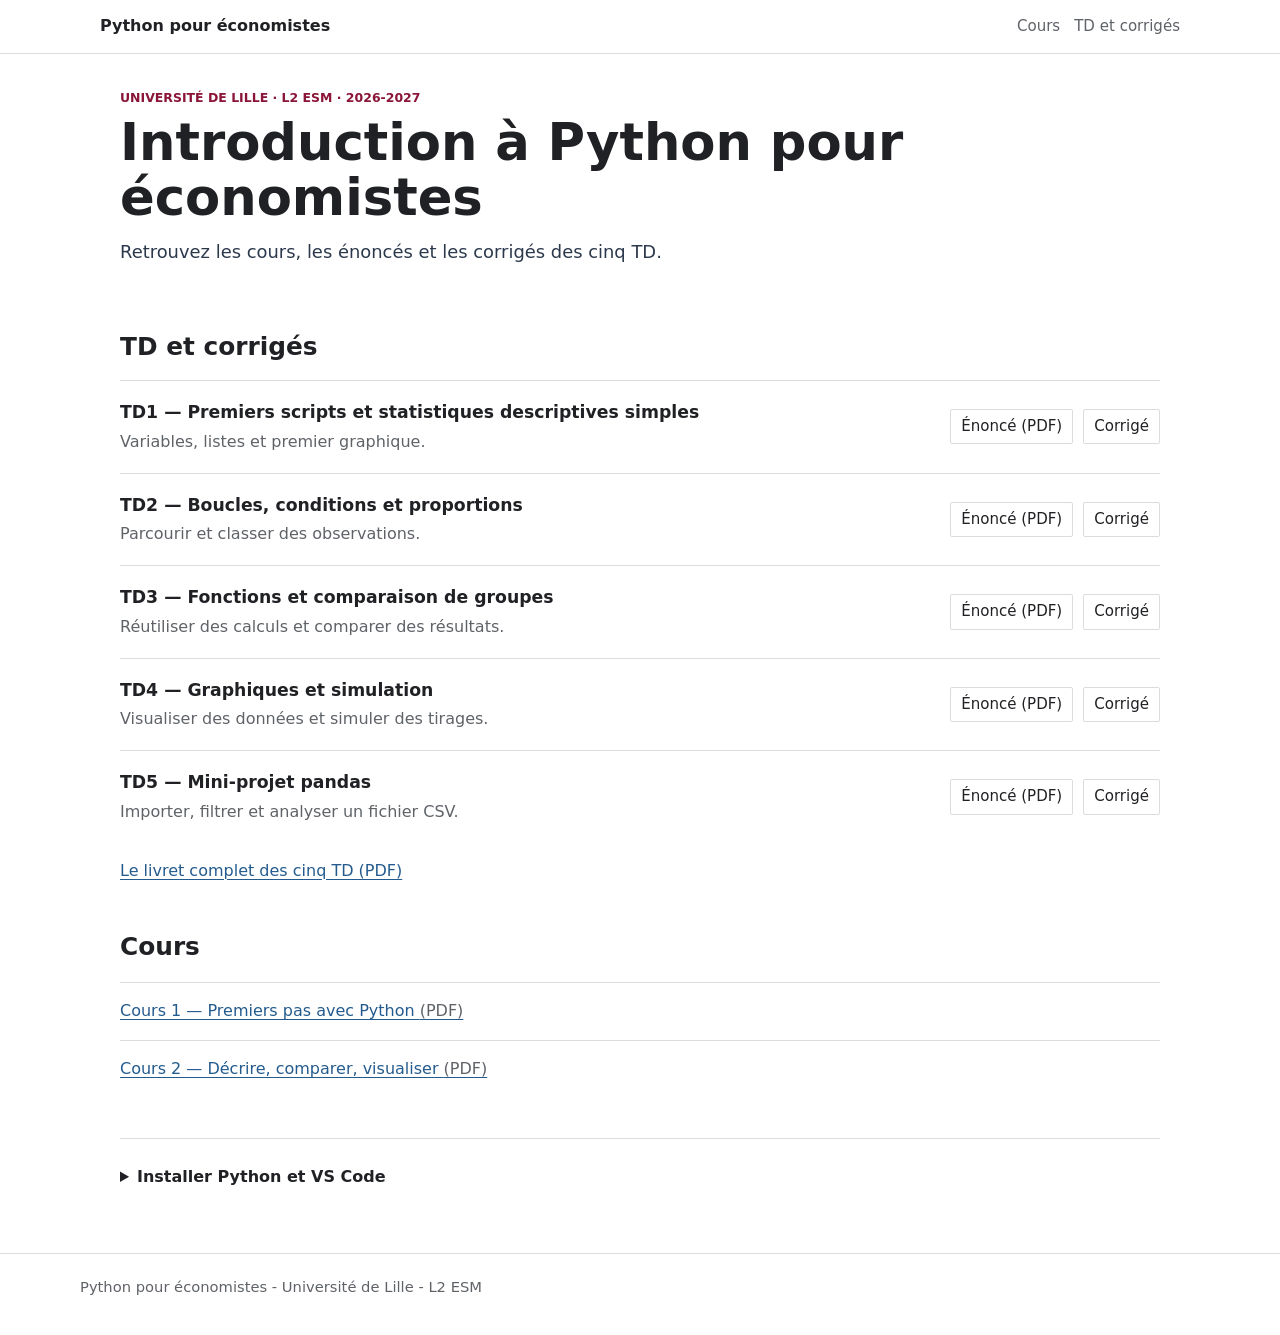
<file: docs/index.html>
<!doctype html>
<html lang="fr">
  <head>
    <meta charset="utf-8">
    <meta name="viewport" content="width=device-width, initial-scale=1">
    <title>Python pour économistes - L2</title>
    <meta name="description" content="Cours, énoncés et corrigés de Python pour économistes, L2 Économie.">
    <link rel="stylesheet" href="assets/style.css">
  </head>
  <body>
    <a class="skip-link" href="#contenu">Aller au contenu</a>
    <header class="site-header">
      <nav class="nav" aria-label="Navigation principale">
        <a class="brand" href="index.html">Python pour économistes</a>
        <div class="nav-links">
          <a href="index.html#cours">Cours</a>
          <a href="index.html#seances">TD et corrigés</a>
        </div>
      </nav>
    </header>
    <main id="contenu" class="course-home">
      <section class="intro">
        <p class="eyebrow">Université de Lille · L2 ESM · 2026-2027</p>
        <h1>Introduction à Python pour économistes</h1>
        <p class="lead">Retrouvez les cours, les énoncés et les corrigés des cinq TD.</p>
      </section>
      <section id="seances" class="section">
        <h2>TD et corrigés</h2>
        <article class="td-row">
          <div><h3>TD1 — Premiers scripts et statistiques descriptives simples</h3><p>Variables, listes et premier graphique.</p></div>
          <div class="link-row">
            <a class="resource-link" href="supports/tp/TP_1_revise.pdf" aria-label="Énoncé du TD1 (PDF)">Énoncé (PDF)</a>
            <a class="resource-link" href="td1-corrige.html" aria-label="Corrigé du TD1">Corrigé</a>
          </div>
        </article>
        <article class="td-row">
          <div><h3>TD2 — Boucles, conditions et proportions</h3><p>Parcourir et classer des observations.</p></div>
          <div class="link-row">
            <a class="resource-link" href="supports/tp/TP_2_revise.pdf" aria-label="Énoncé du TD2 (PDF)">Énoncé (PDF)</a>
            <a class="resource-link" href="td2-corrige.html" aria-label="Corrigé du TD2">Corrigé</a>
          </div>
        </article>
        <article class="td-row">
          <div><h3>TD3 — Fonctions et comparaison de groupes</h3><p>Réutiliser des calculs et comparer des résultats.</p></div>
          <div class="link-row">
            <a class="resource-link" href="supports/tp/TP_3_revise.pdf" aria-label="Énoncé du TD3 (PDF)">Énoncé (PDF)</a>
            <a class="resource-link" href="td3-corrige.html" aria-label="Corrigé du TD3">Corrigé</a>
          </div>
        </article>
        <article class="td-row">
          <div><h3>TD4 — Graphiques et simulation</h3><p>Visualiser des données et simuler des tirages.</p></div>
          <div class="link-row">
            <a class="resource-link" href="supports/tp/TP_4_revise.pdf" aria-label="Énoncé du TD4 (PDF)">Énoncé (PDF)</a>
            <a class="resource-link" href="td4-corrige.html" aria-label="Corrigé du TD4">Corrigé</a>
          </div>
        </article>
        <article class="td-row">
          <div><h3>TD5 — Mini-projet pandas</h3><p>Importer, filtrer et analyser un fichier CSV.</p></div>
          <div class="link-row">
            <a class="resource-link" href="supports/tp/TP_5_revise.pdf" aria-label="Énoncé du TD5 (PDF)">Énoncé (PDF)</a>
            <a class="resource-link" href="td5-corrige.html" aria-label="Corrigé du TD5">Corrigé</a>
          </div>
        </article>
        <p class="collection-link"><a href="supports/livret_exercices_python_revise.pdf">Le livret complet des cinq TD (PDF)</a></p>
      </section>
      <section id="cours" class="section">
        <h2>Cours</h2>
        <ul class="course-links">
          <li><a href="supports/cours/py_seance_1_revise.pdf">Cours 1 — Premiers pas avec Python <span>(PDF)</span></a></li>
          <li><a href="supports/cours/py_seance_2_revise.pdf">Cours 2 — Décrire, comparer, visualiser <span>(PDF)</span></a></li>
        </ul>
      </section>
<details id="installation" class="setup-guide">
        <summary>Installer Python et VS Code</summary>

        <p class="lead">
          Pour suivre le cours dans de bonnes conditions, il faut idéalement installer trois éléments : Python, Visual Studio Code et l'extension Python de VS Code.
        </p>

        <dl class="role-list">
          <div>
            <dt>Python</dt>
            <dd>le langage et le programme qui exécute vos fichiers <code>.py</code>.</dd>
          </div>
          <div>
            <dt>VS Code</dt>
            <dd>l'éditeur dans lequel vous écrivez, sauvegardez et organisez vos scripts.</dd>
          </div>
          <div>
            <dt>Extension Python</dt>
            <dd>le module qui aide VS Code à reconnaître Python, choisir l'interpréteur et lancer le fichier.</dd>
          </div>
        </dl>

        <p class="setup-note">
          Sur Windows, cochez l'option <strong>Add Python to PATH</strong> si elle apparaît pendant l'installation. Cela permet de lancer Python depuis le terminal sans réglage supplémentaire.
        </p>

        <div class="setup-columns">
          <article>
            <h3>Windows</h3>
            <ol>
              <li>Télécharger Python depuis <a href="https://www.python.org/downloads/">python.org/downloads</a>.</li>
              <li>Choisir la version stable de Python 3 proposée par le site. En septembre 2026, c'est Python 3.14 ; éviter les versions indiquées comme préversions.</li>
              <li>Lancer l'installateur, cocher <strong>Add Python to PATH</strong> si l'option apparaît, puis choisir l'installation recommandée.</li>
              <li>Télécharger VS Code depuis <a href="https://code.visualstudio.com/download">code.visualstudio.com/download</a>.</li>
              <li>Dans VS Code, ouvrir les extensions, chercher <strong>Python</strong> et installer l'extension Microsoft : <a href="https://marketplace.visualstudio.com/items?itemName=ms-python.python">ms-python.python</a>.</li>
            </ol>
          </article>

          <article>
            <h3>macOS</h3>
            <ol>
              <li>Télécharger Python depuis <a href="https://www.python.org/downloads/">python.org/downloads</a> et ouvrir le fichier <code>.pkg</code>.</li>
              <li>Choisir l'installation standard. Après installation, utiliser plutôt la commande <code>python3</code> que <code>python</code>.</li>
              <li>Télécharger VS Code depuis <a href="https://code.visualstudio.com/download">code.visualstudio.com/download</a>, puis placer l'application dans le dossier Applications.</li>
              <li>Installer l'extension Python de Microsoft depuis l'onglet Extensions de VS Code.</li>
              <li>Si VS Code demande de choisir un interpréteur, sélectionner la version associée à Python 3.</li>
            </ol>
          </article>

          <article>
            <h3>Tablette ou Chromebook</h3>
            <p>
              Un ordinateur portable ou un poste de l'université reste la solution recommandée pour l'ensemble du semestre, surtout à partir des TD avec fichiers, graphiques et CSV.
            </p>
            <p>
              Sur tablette, VS Code n'est pas disponible comme application de bureau classique. <a href="https://vscode.dev/">vscode.dev</a> peut servir à lire et écrire des fichiers dans le navigateur, mais il ne remplace pas toujours un environnement Python local.
            </p>
            <p>
              En solution de secours, les premiers exercices peuvent être préparés dans un environnement Python en ligne, par exemple <a href="https://colab.research.google.com/">Google Colab</a>, puis repris sur un ordinateur en TD. Les exercices qui manipulent des dossiers, des fichiers <code>.py</code>, des exports <code>.png</code> ou des CSV seront plus fiables sur ordinateur.
            </p>
          </article>
        </div>

        <div class="setup-check">
          <h3>Premiers gestes avec VS Code</h3>
          <ol>
            <li>Créer un dossier pour le cours, par exemple <code>Python_L2</code>.</li>
            <li>Ouvrir VS Code, puis choisir <strong>File &gt; Open Folder</strong> et sélectionner ce dossier.</li>
            <li>Créer un nouveau fichier et l'enregistrer sous <code>test.py</code>. Le suffixe <code>.py</code> indique qu'il s'agit d'un fichier Python.</li>
            <li>Écrire le code ci-dessous, sauvegarder le fichier, puis l'exécuter.</li>
          </ol>
          <pre><code>print("Bonjour Python !")</code></pre>
          <p>
            Si tout fonctionne, le message <code>Bonjour Python !</code> apparaît dans le terminal. Sauvegarder et exécuter sont deux actions différentes : sauvegarder écrit les changements dans le fichier, exécuter demande à Python de lire ce fichier.
          </p>
        </div>

        <div class="setup-help">
          <h3>Ça ne fonctionne pas ?</h3>
          <ul>
            <li><strong>Python n'est pas détecté.</strong> Fermer puis rouvrir VS Code ; sur Windows, vérifier l'option PATH ou essayer la commande <code>py</code>.</li>
            <li><strong>VS Code demande un interpréteur.</strong> Choisir une version Python 3 dans la liste.</li>
            <li><strong>Le fichier ne s'exécute pas.</strong> Vérifier qu'il s'appelle bien <code>test.py</code> et pas <code>test.py.txt</code>.</li>
            <li><strong>Le fichier est introuvable.</strong> Regarder le dossier ouvert dans VS Code et le dossier où le fichier a été enregistré.</li>
          </ul>
          <p>Les cas plus complexes pourront être réglés pendant la première séance.</p>
        </div>
      </details>
    </main>
    <footer class="footer">
      <div class="footer-inner">Python pour économistes - Université de Lille - L2 ESM</div>
    </footer>
  </body>
</html>
</file>
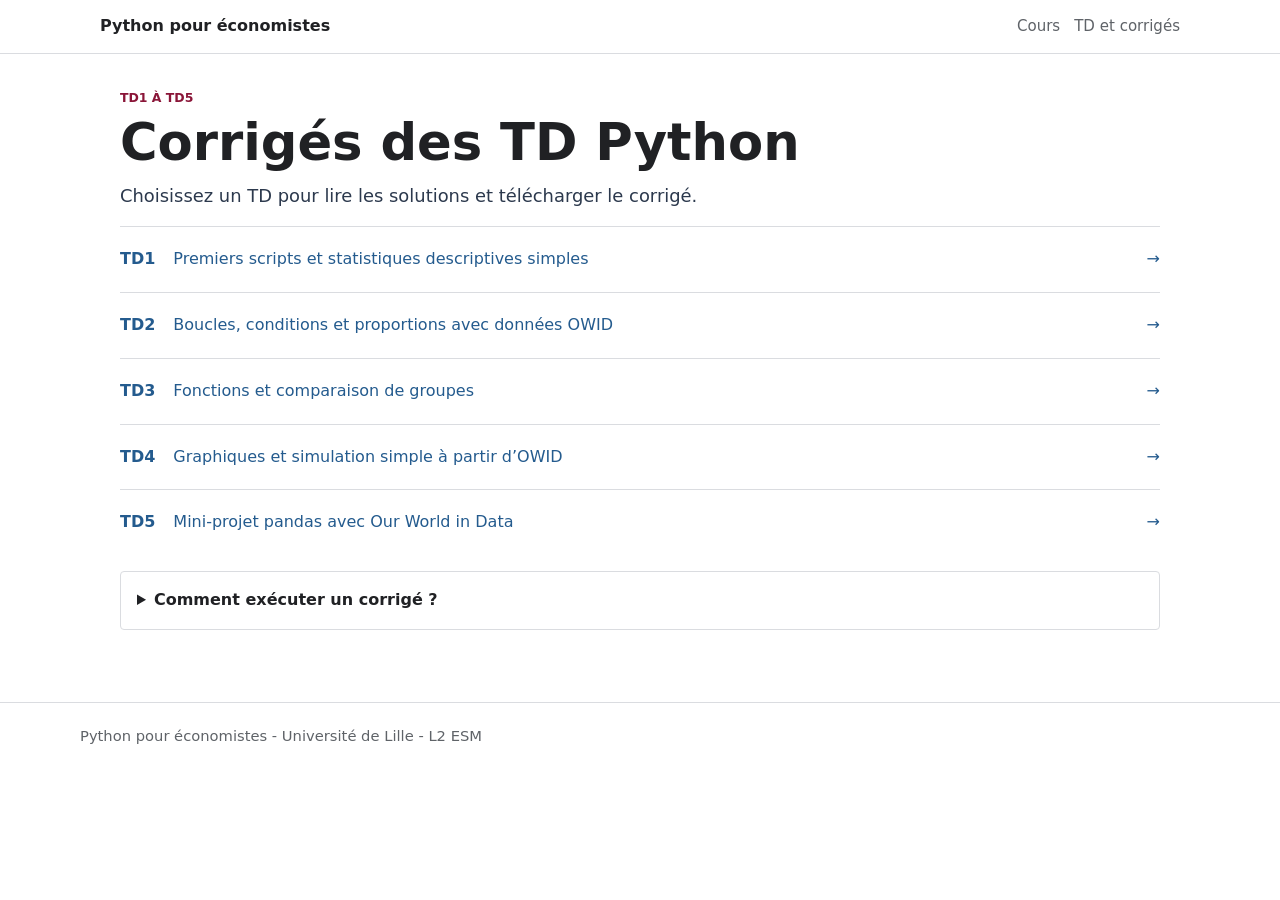
<file: docs/corriges.html>
<!doctype html>
<html lang="fr">
<head>
  <meta charset="utf-8">
  <meta name="viewport" content="width=device-width, initial-scale=1">
  <title>Corrigés des TD - Python pour économistes</title>
  <link rel="stylesheet" href="assets/style.css">
</head>
<body>
<a class="skip-link" href="#contenu">Aller au contenu</a>
<header class="site-header"><nav class="nav" aria-label="Navigation principale">
  <a class="brand" href="index.html">Python pour économistes</a>
  <div class="nav-links">
    <a href="index.html#cours">Cours</a>
    <a href="index.html#seances">TD et corrigés</a>
  </div>
</nav></header>
<main id="contenu" class="corrige">

<p class="eyebrow">TD1 à TD5</p><h1>Corrigés des TD Python</h1>
<p class="lead">Choisissez un TD pour lire les solutions et télécharger le corrigé.</p>
<ul class="corrige-list">
<li><a href="td1-corrige.html"><strong>TD1</strong><span>Premiers scripts et statistiques descriptives simples</span><span aria-hidden="true">→</span></a></li>
<li><a href="td2-corrige.html"><strong>TD2</strong><span>Boucles, conditions et proportions avec données OWID</span><span aria-hidden="true">→</span></a></li>
<li><a href="td3-corrige.html"><strong>TD3</strong><span>Fonctions et comparaison de groupes</span><span aria-hidden="true">→</span></a></li>
<li><a href="td4-corrige.html"><strong>TD4</strong><span>Graphiques et simulation simple à partir d’OWID</span><span aria-hidden="true">→</span></a></li>
<li><a href="td5-corrige.html"><strong>TD5</strong><span>Mini-projet pandas avec Our World in Data</span><span aria-hidden="true">→</span></a></li>
</ul><details><summary>Comment exécuter un corrigé ?</summary><p>Télécharger le corrigé depuis sa page, puis extraire le dossier. Python 3 avec matplotlib suffit pour les TD1 à TD4 ; le TD5 utilise aussi pandas. Ouvrir le dossier extrait et y lancer le script, ou ouvrir le notebook dans Jupyter et exécuter les cellules dans l’ordre.</p></details></main><footer class="footer"><div class="footer-inner">
Python pour économistes - Université de Lille - L2 ESM
</div></footer></body></html>
</file>
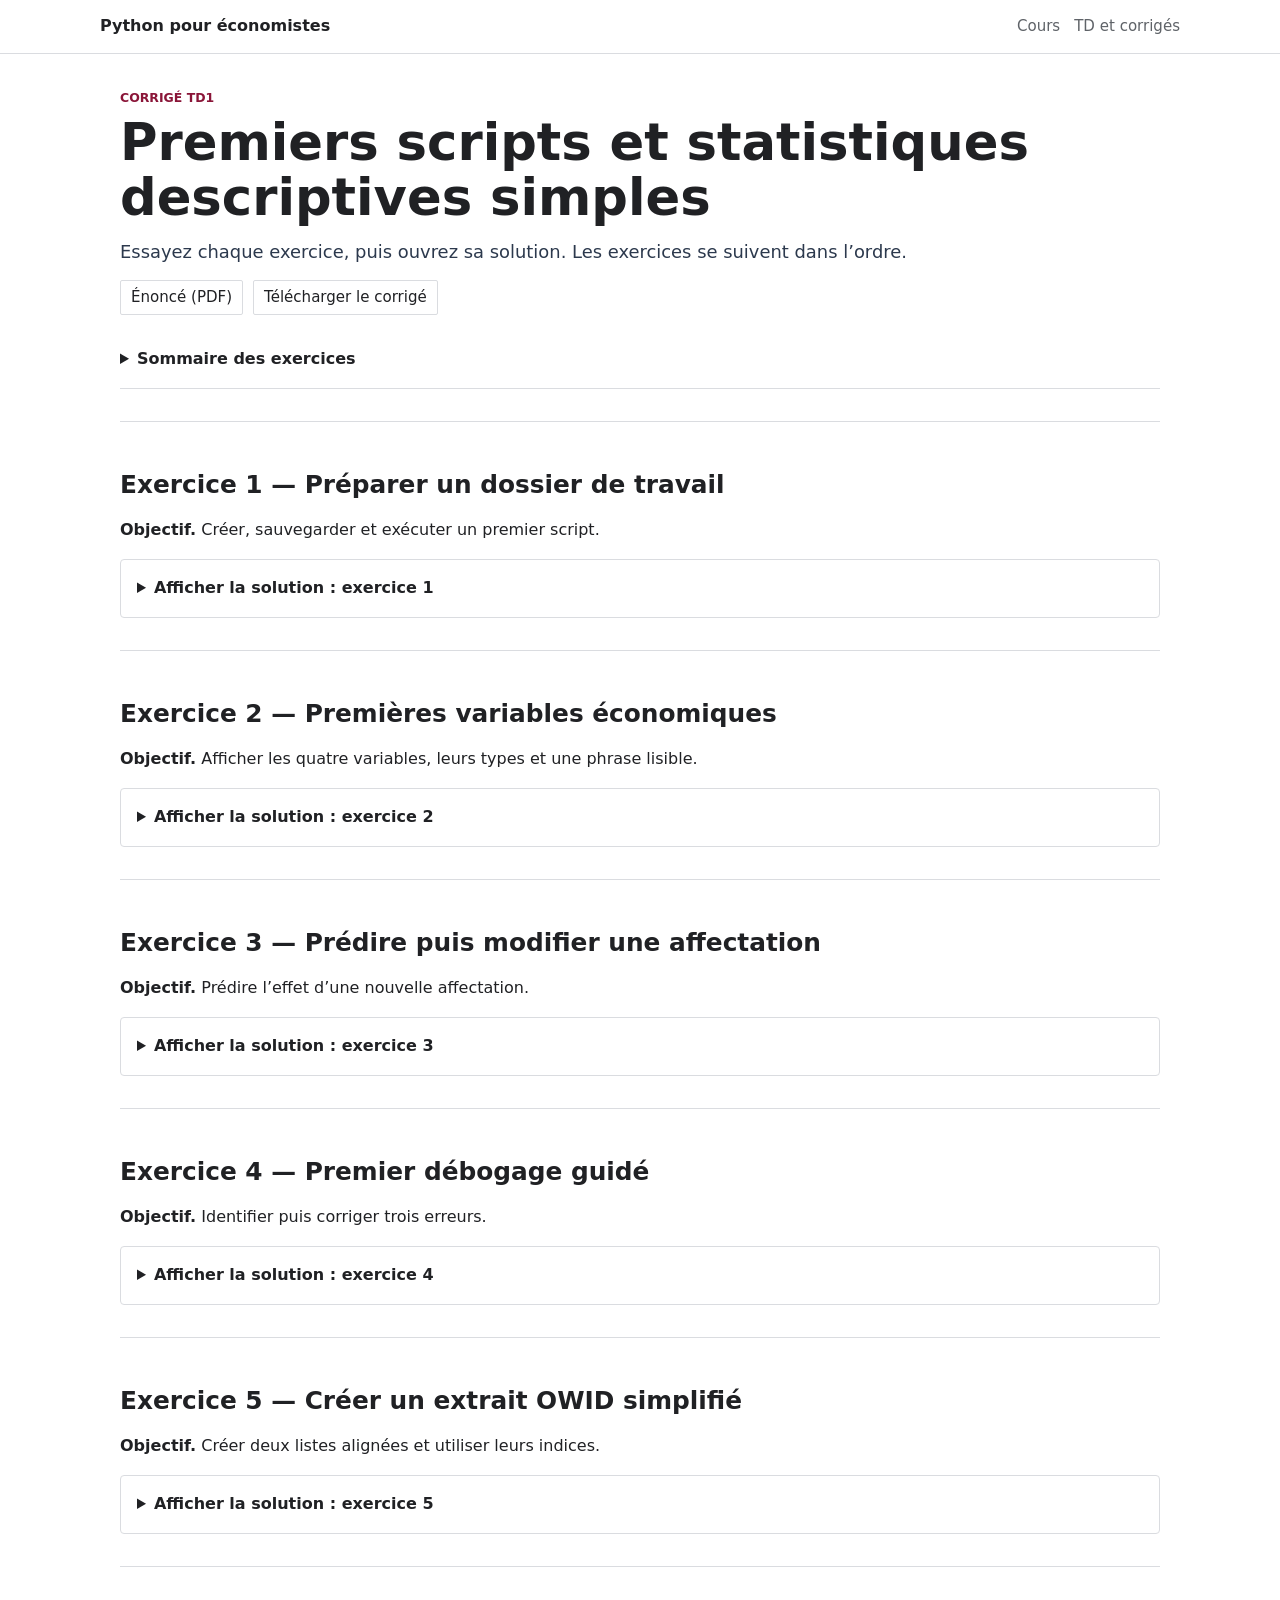
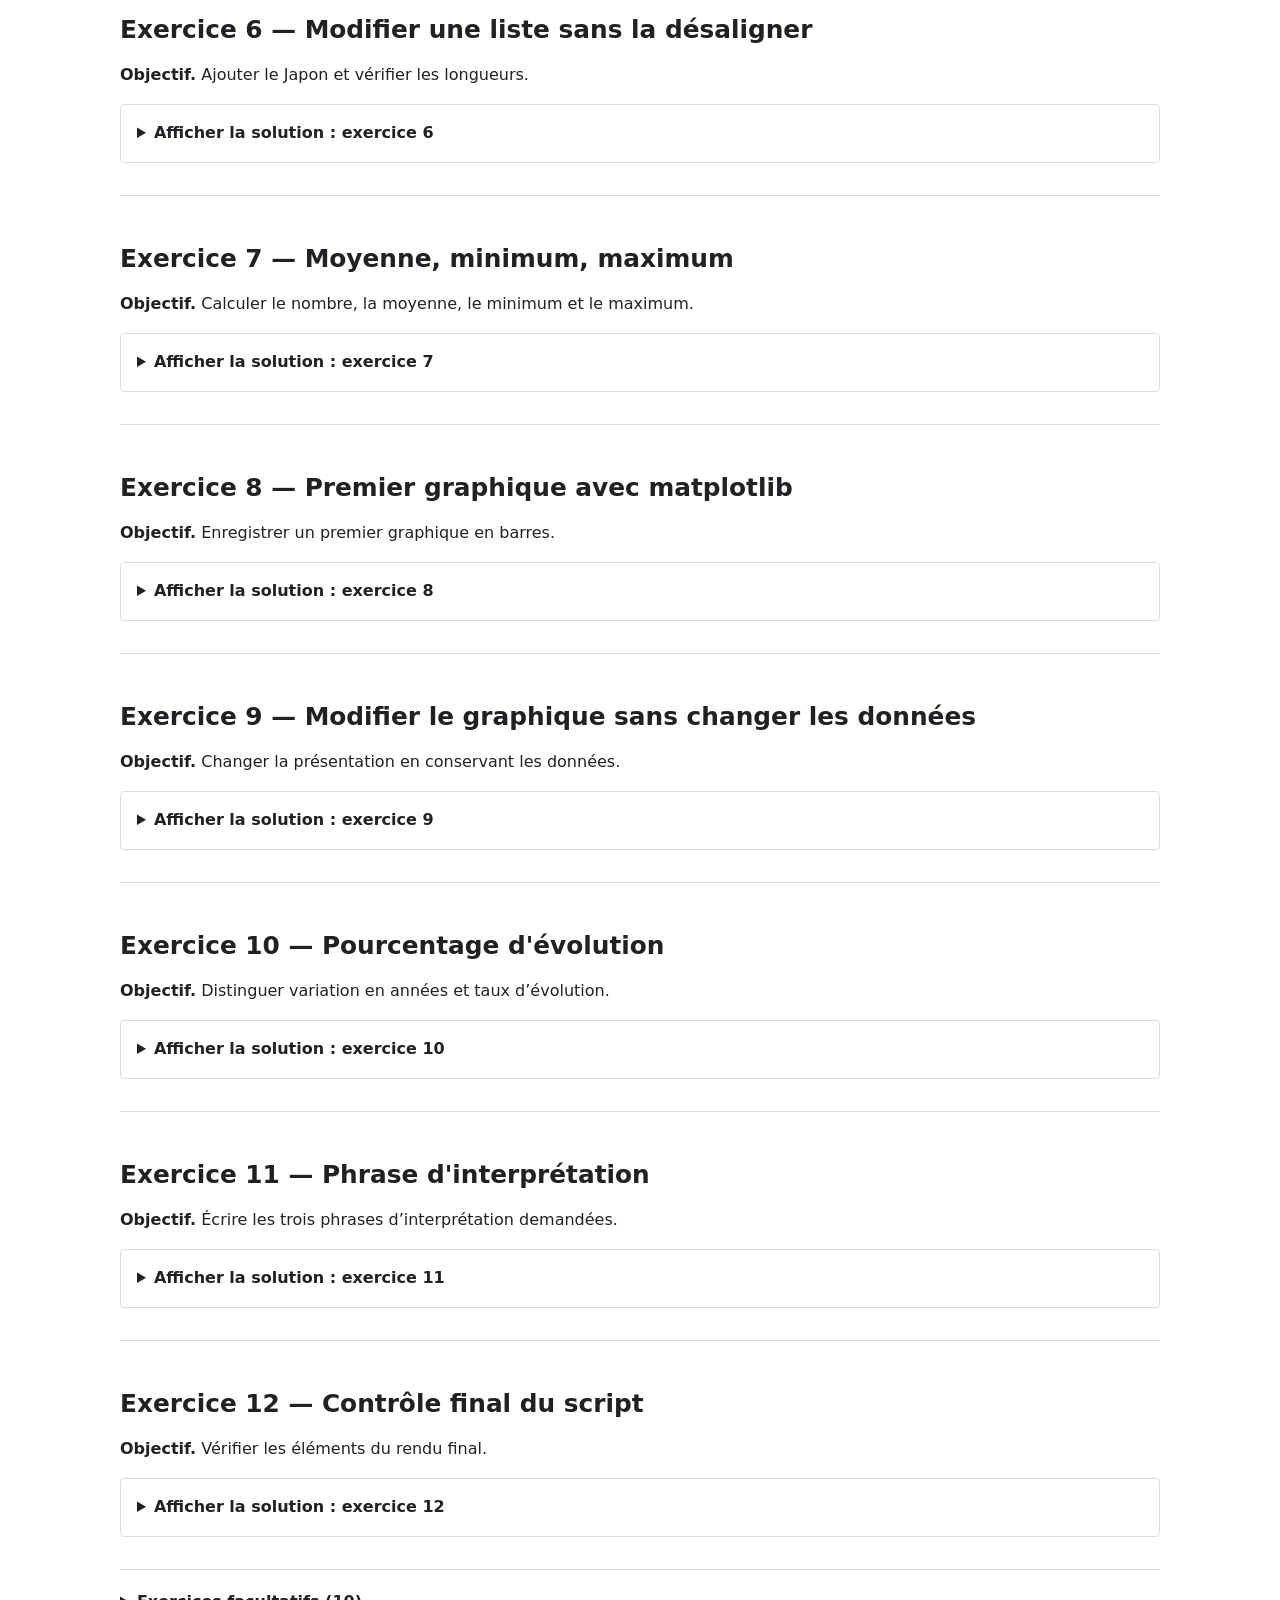
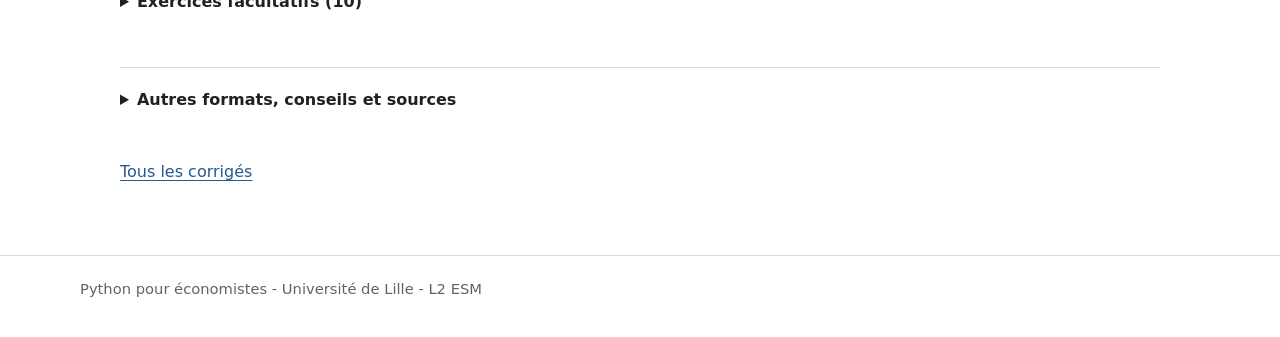
<file: docs/td1-corrige.html>
<!doctype html>
<html lang="fr">
<head>
  <meta charset="utf-8">
  <meta name="viewport" content="width=device-width, initial-scale=1">
  <title>Corrigé TD1 - Python pour économistes</title>
  <link rel="stylesheet" href="assets/style.css">
</head>
<body>
<a class="skip-link" href="#contenu">Aller au contenu</a>
<header class="site-header"><nav class="nav" aria-label="Navigation principale">
  <a class="brand" href="index.html">Python pour économistes</a>
  <div class="nav-links">
    <a href="index.html#cours">Cours</a>
    <a href="index.html#seances">TD et corrigés</a>
  </div>
</nav></header>
<main id="contenu" class="corrige">

<p class="eyebrow">Corrigé TD1</p><h1>Premiers scripts et statistiques descriptives simples</h1>
<p class="lead">Essayez chaque exercice, puis ouvrez sa solution. Les exercices se suivent dans l’ordre.</p>
<div class="link-row primary-actions">
<a class="resource-link" href="supports/tp/TP_1_revise.pdf">Énoncé (PDF)</a>
<a class="resource-link" href="supports/corr/TD1_complet.zip" download>Télécharger le corrigé</a>
</div>
<details class="sommaire"><summary>Sommaire des exercices</summary><nav aria-label="Sommaire du corrigé"><ol>
<li><a href="#exercice-1">Préparer un dossier de travail</a></li>
<li><a href="#exercice-2">Premières variables économiques</a></li>
<li><a href="#exercice-3">Prédire puis modifier une affectation</a></li>
<li><a href="#exercice-4">Premier débogage guidé</a></li>
<li><a href="#exercice-5">Créer un extrait OWID simplifié</a></li>
<li><a href="#exercice-6">Modifier une liste sans la désaligner</a></li>
<li><a href="#exercice-7">Moyenne, minimum, maximum</a></li>
<li><a href="#exercice-8">Premier graphique avec matplotlib</a></li>
<li><a href="#exercice-9">Modifier le graphique sans changer les données</a></li>
<li><a href="#exercice-10">Pourcentage d&#x27;évolution</a></li>
<li><a href="#exercice-11">Phrase d&#x27;interprétation</a></li>
<li><a href="#exercice-12">Contrôle final du script</a></li>
</ol></nav></details>
<section id="exercice-1" class="exercice">
<h2>Exercice 1 — Préparer un dossier de travail</h2>
<p><strong>Objectif.</strong> Créer, sauvegarder et exécuter un premier script.</p>
<details><summary>Afficher la solution : exercice 1</summary>
<h3>Démarche de résolution</h3><p>Créer le dossier TD1 dans l’explorateur de fichiers, l’ouvrir dans VS Code, puis enregistrer td1_nom_prenom.py dedans. Dans le terminal de ce dossier, lancer python3 td1_nom_prenom.py (ou py sous Windows). Modifier le message puis sauvegarder avant de relancer.</p>
<h3>Code Python commenté</h3><pre tabindex="0"><code class="language-python"># Le dossier courant est celui du terminal ; le fichier exécuté est le .py nommé.
print(&quot;test TD1&quot;)
# Après modification et sauvegarde, c&#x27;est ce nouveau message qui apparaît.
print(&quot;test TD1 modifié&quot;)
</code></pre>
<h3>Résultat et interprétation</h3><p>Le terminal affiche les deux messages. Le fichier peut être enregistré dans un autre dossier que celui du terminal : vérifier le dossier courant si Python ne le trouve pas.</p>
<p class="execution-label">Sortie de l’exécution de référence :</p><pre tabindex="0"><code>test TD1
test TD1 modifié
</code></pre>
</details></section>

<section id="exercice-2" class="exercice">
<h2>Exercice 2 — Premières variables économiques</h2>
<p><strong>Objectif.</strong> Afficher les quatre variables, leurs types et une phrase lisible.</p>
<details><summary>Afficher la solution : exercice 2</summary>
<h3>Démarche de résolution</h3><p>Les guillemets désignent du texte ; un nombre sans partie décimale est un entier. Une f-string insère les valeurs entre accolades.</p>
<h3>Code Python commenté</h3><pre tabindex="0"><code class="language-python">pays = &quot;France&quot;
annee = 2021
esperance_vie = 82.5
population_millions = 67.7
print(pays, type(pays))
print(annee, type(annee))
print(esperance_vie, type(esperance_vie))
print(population_millions, type(population_millions))
print(f&quot;En {annee}, {pays} compte environ {population_millions} millions d&#x27;habitants.&quot;)
</code></pre>
<h3>Résultat et interprétation</h3><p>Types attendus : str, int, float, float. La phrase contient 2021, France et 67.7 millions. Ce sont les valeurs pédagogiques de l’énoncé, sans mise à jour à partir du CSV.</p>
<p class="execution-label">Sortie de l’exécution de référence :</p><pre tabindex="0"><code>France &lt;class &#x27;str&#x27;&gt;
2021 &lt;class &#x27;int&#x27;&gt;
82.5 &lt;class &#x27;float&#x27;&gt;
67.7 &lt;class &#x27;float&#x27;&gt;
En 2021, France compte environ 67.7 millions d&#x27;habitants.
</code></pre>
</details></section>

<section id="exercice-3" class="exercice">
<h2>Exercice 3 — Prédire puis modifier une affectation</h2>
<p><strong>Objectif.</strong> Prédire l’effet d’une nouvelle affectation.</p>
<details><summary>Afficher la solution : exercice 3</summary>
<h3>Démarche de résolution</h3><p>Python lit les lignes dans l’ordre : la deuxième affectation remplace la première. Refaire ensuite l’essai en remplaçant seulement 68.0 par 68.2.</p>
<h3>Code Python commenté</h3><pre tabindex="0"><code class="language-python">population_millions = 67.7
population_millions = 68.0
# Prédiction : 68.0, car la deuxième ligne remplace 67.7.
print(population_millions)

population_millions = 67.7
population_millions = 68.2
print(population_millions)
</code></pre>
<h3>Résultat et interprétation</h3><p>Premier essai : 68.0 ; deuxième essai : 68.2.</p>
<p class="execution-label">Sortie de l’exécution de référence :</p><pre tabindex="0"><code>68.0
68.2
</code></pre>
</details></section>

<section id="exercice-4" class="exercice">
<h2>Exercice 4 — Premier débogage guidé</h2>
<p><strong>Objectif.</strong> Identifier puis corriger trois erreurs.</p>
<details><summary>Afficher la solution : exercice 4</summary>
<h3>Démarche de résolution</h3><p>Tester les lignes fautives séparément. Le dernier mot du message indique le type d’erreur, et le numéro de ligne désigne la ligne à examiner dans votre fichier. La numérotation dépend de son contenu.</p>
<h3>Code Python commenté</h3><pre tabindex="0"><code class="language-python"># print(&quot;Bonjour&quot; : SyntaxError sur cette ligne, parenthèse non fermée.
print(&quot;Bonjour&quot;)
# print(pay) : NameError sur cette ligne, nom absent ; le nom créé est pays.
print(pays)
# print(&quot;Population : &quot; + population_millions) : TypeError sur cette ligne.
# La f-string accepte à la fois du texte et un nombre.
print(f&quot;Population : {population_millions}&quot;)
</code></pre>
<h3>Résultat et interprétation</h3><p>Les corrections affichent Bonjour, France et Population : 68.2. Les lignes fautives restent en commentaires pour permettre l’exécution complète.</p>
<p class="execution-label">Sortie de l’exécution de référence :</p><pre tabindex="0"><code>Bonjour
France
Population : 68.2
</code></pre>
</details></section>

<section id="exercice-5" class="exercice">
<h2>Exercice 5 — Créer un extrait OWID simplifié</h2>
<p><strong>Objectif.</strong> Créer deux listes alignées et utiliser leurs indices.</p>
<details><summary>Afficher la solution : exercice 5</summary>
<h3>Démarche de résolution</h3><p>À une position donnée, le pays et son espérance de vie se correspondent. Le premier indice vaut 0 ; -1 désigne le dernier élément.</p>
<h3>Code Python commenté</h3><pre tabindex="0"><code class="language-python">pays = [&quot;France&quot;, &quot;Germany&quot;, &quot;Spain&quot;, &quot;Italy&quot;, &quot;Poland&quot;, &quot;Sweden&quot;]
esperance_vie = [82.5, 80.6, 83.0, 82.9, 76.5, 83.1]
print(&quot;Premier pays :&quot;, pays[0])
print(&quot;Première valeur :&quot;, esperance_vie[0])
print(&quot;Dernière valeur :&quot;, esperance_vie[-1])
print(&quot;Nombre de pays :&quot;, len(pays))
# esperance_vie[10] provoquerait IndexError : seuls 0 à 5 sont disponibles.
</code></pre>
<h3>Résultat et interprétation</h3><p>France ; 82.5 ; 83.1 ; 6 pays.</p>
<p class="execution-label">Sortie de l’exécution de référence :</p><pre tabindex="0"><code>Premier pays : France
Première valeur : 82.5
Dernière valeur : 83.1
Nombre de pays : 6
</code></pre>
</details></section>

<section id="exercice-6" class="exercice">
<h2>Exercice 6 — Modifier une liste sans la désaligner</h2>
<p><strong>Objectif.</strong> Ajouter le Japon et vérifier les longueurs.</p>
<details><summary>Afficher la solution : exercice 6</summary>
<h3>Démarche de résolution</h3><p>Ajouter un élément dans chacune des deux listes. Retirer temporairement la dernière valeur montre le désalignement ; la remettre avant la suite.</p>
<h3>Code Python commenté</h3><pre tabindex="0"><code class="language-python">pays.append(&quot;Japan&quot;)
esperance_vie.append(84.5)
print(&quot;Nombre de pays :&quot;, len(pays))
print(&quot;Nombre de valeurs :&quot;, len(esperance_vie))
print(&quot;Les deux listes ont la même longueur :&quot;, len(pays) == len(esperance_vie))

# Essai temporaire : le dernier élément est retiré avec pop().
esperance_vie.pop()
print(&quot;Pendant l&#x27;essai :&quot;, len(pays) == len(esperance_vie))
esperance_vie.append(84.5)  # Rétablir la correspondance avant le graphique.
</code></pre>
<h3>Résultat et interprétation</h3><p>7 pays et 7 valeurs ; True, puis False pendant l’essai. Les deux listes retrouvent finalement 7 éléments.</p>
<p class="execution-label">Sortie de l’exécution de référence :</p><pre tabindex="0"><code>Nombre de pays : 7
Nombre de valeurs : 7
Les deux listes ont la même longueur : True
Pendant l&#x27;essai : False
</code></pre>
<div class="callout"><strong>Point de vigilance.</strong> Une même longueur est nécessaire, mais l’ordre doit également rester identique : ne pas trier une seule des listes.</div></details></section>

<section id="exercice-7" class="exercice">
<h2>Exercice 7 — Moyenne, minimum, maximum</h2>
<p><strong>Objectif.</strong> Calculer le nombre, la moyenne, le minimum et le maximum.</p>
<details><summary>Afficher la solution : exercice 7</summary>
<h3>Démarche de résolution</h3><p>Additionner les valeurs puis diviser par leur nombre. Le nombre d’observations est un effectif ; les trois autres résultats sont exprimés en années.</p>
<h3>Code Python commenté</h3><pre tabindex="0"><code class="language-python">nombre = len(esperance_vie)
moyenne = sum(esperance_vie) / nombre
minimum = min(esperance_vie)
maximum = max(esperance_vie)
print(&quot;Nombre d&#x27;observations :&quot;, nombre)
print(f&quot;Moyenne : {moyenne:.2f} années&quot;)
print(f&quot;Minimum : {minimum:.1f} années&quot;)
print(f&quot;Maximum : {maximum:.1f} années&quot;)
</code></pre>
<h3>Résultat et interprétation</h3><p>7 observations ; moyenne 81.87 années ; minimum 76.5 ; maximum 84.5. Sans l’ajout du Japon, la moyenne des six valeurs serait 81.43 années.</p>
<p class="execution-label">Sortie de l’exécution de référence :</p><pre tabindex="0"><code>Nombre d&#x27;observations : 7
Moyenne : 81.87 années
Minimum : 76.5 années
Maximum : 84.5 années
</code></pre>
</details></section>

<section id="exercice-8" class="exercice">
<h2>Exercice 8 — Premier graphique avec matplotlib</h2>
<p><strong>Objectif.</strong> Enregistrer un premier graphique en barres.</p>
<details><summary>Afficher la solution : exercice 8</summary>
<h3>Démarche de résolution</h3><p>Les pays fournissent les étiquettes et les valeurs donnent la hauteur des barres. Incliner les noms et ajuster la mise en page évite qu’ils se chevauchent.</p>
<h3>Code Python commenté</h3><pre tabindex="0"><code class="language-python">import matplotlib.pyplot as plt

plt.figure()
plt.bar(pays, esperance_vie)
plt.ylabel(&quot;Années&quot;)
plt.title(&quot;Espérance de vie de sept pays - extrait OWID&quot;)
plt.xticks(rotation=45, ha=&quot;right&quot;)
plt.tight_layout()
plt.savefig(&quot;esperance_vie_td1.png&quot;, dpi=300)
plt.show()
plt.close()
</code></pre>
<h3>Résultat et interprétation</h3><p>Le fichier esperance_vie_td1.png contient sept barres. Le Japon a la valeur la plus élevée ; la Pologne la plus faible.</p>
<p class="execution-label">Sortie de l’exécution de référence :</p><figure><img loading="lazy" src="supports/corr/figures/td1-exercice-8-1.png" alt="Enregistrer un premier graphique en barres."><figcaption>Enregistrer un premier graphique en barres. Résultat de l’exécution de référence.</figcaption></figure>
<div class="callout"><strong>Point de vigilance.</strong> Si matplotlib manque, installer la bibliothèque dans le même Python que celui qui exécute le script : python3 -m pip install matplotlib.</div></details></section>

<section id="exercice-9" class="exercice">
<h2>Exercice 9 — Modifier le graphique sans changer les données</h2>
<p><strong>Objectif.</strong> Changer la présentation en conservant les données.</p>
<details><summary>Afficher la solution : exercice 9</summary>
<h3>Démarche de résolution</h3><p>Créer une nouvelle figure et changer seulement le titre, le texte de l’axe et le fichier de sortie.</p>
<h3>Code Python commenté</h3><pre tabindex="0"><code class="language-python">plt.figure()
plt.bar(pays, esperance_vie)
plt.ylabel(&quot;Espérance de vie en années&quot;)
plt.title(&quot;Comparaison de sept pays : extrait pédagogique&quot;)
plt.xticks(rotation=45, ha=&quot;right&quot;)
plt.tight_layout()
plt.savefig(&quot;esperance_vie_td1_version2.png&quot;, dpi=300)
plt.show()
plt.close()
</code></pre>
<h3>Résultat et interprétation</h3><p>Deux fichiers PNG distincts existent ; les hauteurs des barres sont identiques.</p>
<p class="execution-label">Sortie de l’exécution de référence :</p><figure><img loading="lazy" src="supports/corr/figures/td1-exercice-9-1.png" alt="Changer la présentation en conservant les données."><figcaption>Changer la présentation en conservant les données. Résultat de l’exécution de référence.</figcaption></figure>
</details></section>

<section id="exercice-10" class="exercice">
<h2>Exercice 10 — Pourcentage d&#x27;évolution</h2>
<p><strong>Objectif.</strong> Distinguer variation en années et taux d’évolution.</p>
<details><summary>Afficher la solution : exercice 10</summary>
<h3>Démarche de résolution</h3><p>Soustraire la valeur initiale de la valeur finale. Pour le pourcentage, diviser cette différence par la valeur initiale, puis multiplier par 100.</p>
<h3>Code Python commenté</h3><pre tabindex="0"><code class="language-python">france_2000 = 79.1
france_2021 = 82.5
variation = france_2021 - france_2000
taux_evolution = variation / france_2000 * 100
print(f&quot;Variation : {variation:.2f} années&quot;)
print(f&quot;Taux d&#x27;évolution : {taux_evolution:.2f} %&quot;)
</code></pre>
<h3>Résultat et interprétation</h3><p>Variation : 3.40 années ; taux d’évolution : 4.30 %. Le taux n’est pas 3.40 % : les unités et les opérations diffèrent.</p>
<p class="execution-label">Sortie de l’exécution de référence :</p><pre tabindex="0"><code>Variation : 3.40 années
Taux d&#x27;évolution : 4.30 %
</code></pre>
</details></section>

<section id="exercice-11" class="exercice">
<h2>Exercice 11 — Phrase d&#x27;interprétation</h2>
<p><strong>Objectif.</strong> Écrire les trois phrases d’interprétation demandées.</p>
<details><summary>Afficher la solution : exercice 11</summary>
<h3>Démarche de résolution</h3><p>Utiliser la moyenne réellement calculée après l’exercice 6 et comparer 82.5 à cette valeur.</p>
<h3>Code Python commenté</h3><pre tabindex="0"><code class="language-python"># La moyenne simple de cet extrait de sept pays est de 81,87 années.
# La France, avec 82,5 années, se situe environ 0,63 année au-dessus.
# Ces sept pays choisis ne représentent pas le monde ; la moyenne n&#x27;est
# pas pondérée par la population et dépend de la sélection.
</code></pre>
<h3>Résultat et interprétation</h3><p>L’énoncé mentionne encore six pays dans sa limite, mais l’exercice 6 en ajoute un septième. L’interprétation retient les sept pays effectivement présents.</p>

</details></section>

<section id="exercice-12" class="exercice">
<h2>Exercice 12 — Contrôle final du script</h2>
<p><strong>Objectif.</strong> Vérifier les éléments du rendu final.</p>
<details><summary>Afficher la solution : exercice 12</summary>
<h3>Démarche de résolution</h3><p>Relire les exercices 1 à 11 puis relancer le fichier entier depuis un terminal neuf. Contrôler aussi les deux images dans le dossier courant.</p>
<h3>Code Python commenté</h3><pre tabindex="0"><code class="language-python"># str : les noms de pays ; int : annee ; float : france_2021.
# list : esperance_vie ; moyenne : exercice 7 ; f-strings : exercices 2 et 7.
# Graphiques : exercices 8 et 9 ; évolution : exercice 10.
# Trois phrases d&#x27;interprétation : exercice 11.
print(&quot;Contrôle final : les exercices obligatoires du TD1 sont exécutés.&quot;)
</code></pre>
<h3>Résultat et interprétation</h3><p>Le script complet se termine sans erreur et produit les deux figures. Aucun fragment volontairement fautif n’est exécuté.</p>
<p class="execution-label">Sortie de l’exécution de référence :</p><pre tabindex="0"><code>Contrôle final : les exercices obligatoires du TD1 sont exécutés.
</code></pre>
</details></section>

<details id="facultatif" class="complements"><summary>Exercices facultatifs (10)</summary><p>À lire après les exercices obligatoires, dans l’ordre.</p>
<section id="extension-1" class="exercice">
<h2>Question facultative 1 — Ajouter le Japon une seule fois.</h2>
<p><strong>Objectif.</strong> Ajouter le Japon une seule fois.</p>
<details><summary>Afficher la solution : question facultative 1</summary>
<h3>Démarche de résolution</h3><p>L’ajout demandé a déjà été réalisé à l’exercice 6. Vérifier le dernier couple plutôt que dupliquer l’observation.</p>
<h3>Code Python commenté</h3><pre tabindex="0"><code class="language-python">print(pays[-1], esperance_vie[-1])
</code></pre>
<h3>Résultat et interprétation</h3><p>Japan 84.5. Ajouter le Japon une deuxième fois lui donnerait un poids double.</p>
<p class="execution-label">Sortie de l’exécution de référence :</p><pre tabindex="0"><code>Japan 84.5
</code></pre>
</details></section>

<section id="extension-2" class="exercice">
<h2>Question facultative 2 — Créer une liste de populations documentées.</h2>
<p><strong>Objectif.</strong> Créer une liste de populations documentées.</p>
<details><summary>Afficher la solution : question facultative 2</summary>
<h3>Démarche de résolution</h3><p>L’énoncé ne donne pas ces nombres. On utilise les effectifs de 2021 du CSV population.csv du dépôt, convertis en millions et rangés dans le même ordre que les pays. Ce fichier source est fourni avec le corrigé.</p>
<h3>Code Python commenté</h3><pre tabindex="0"><code class="language-python"># Source : population.csv du dépôt, année 2021 ; valeurs en millions.
populations_millions = [
    66.083547, 83.697080, 47.735670, 59.729353,
    38.040303, 10.416134, 125.679342
]
print(&quot;Populations en millions :&quot;, populations_millions)
print(&quot;Longueurs identiques :&quot;, len(pays) == len(populations_millions))
</code></pre>
<h3>Résultat et interprétation</h3><p>Sept valeurs alignées de France à Japan. Le CSV donne 66.083547 millions pour la France ; cette série diffère de la valeur pédagogique 67.7 de l’exercice 2 et ne la remplace pas.</p>
<p class="execution-label">Sortie de l’exécution de référence :</p><pre tabindex="0"><code>Populations en millions : [66.083547, 83.69708, 47.73567, 59.729353, 38.040303, 10.416134, 125.679342]
Longueurs identiques : True
</code></pre>
</details></section>

<section id="extension-3" class="exercice">
<h2>Question facultative 3 — Calculer la population totale de l’extrait.</h2>
<p><strong>Objectif.</strong> Calculer la population totale de l’extrait.</p>
<details><summary>Afficher la solution : question facultative 3</summary>
<h3>Démarche de résolution</h3><p>Additionner les sept populations exprimées dans la même unité.</p>
<h3>Code Python commenté</h3><pre tabindex="0"><code class="language-python">population_totale = sum(populations_millions)
print(f&quot;Population totale : {population_totale:.3f} millions&quot;)
</code></pre>
<h3>Résultat et interprétation</h3><p>Le total porte sur ces sept pays en 2021 ; la sortie ci-dessous donne sa valeur calculée.</p>
<p class="execution-label">Sortie de l’exécution de référence :</p><pre tabindex="0"><code>Population totale : 431.381 millions
</code></pre>
</details></section>

<section id="extension-4" class="exercice">
<h2>Question facultative 4 — Calculer la part de la France dans le total.</h2>
<p><strong>Objectif.</strong> Calculer la part de la France dans le total.</p>
<details><summary>Afficher la solution : question facultative 4</summary>
<h3>Démarche de résolution</h3><p>La France est à l’indice 0. Diviser sa population par le total puis multiplier par 100.</p>
<h3>Code Python commenté</h3><pre tabindex="0"><code class="language-python">part_france = populations_millions[0] / population_totale * 100
print(f&quot;Part de la France : {part_france:.2f} %&quot;)
</code></pre>
<h3>Résultat et interprétation</h3><p>Ce pourcentage concerne la population de l’extrait, pas la population mondiale.</p>
<p class="execution-label">Sortie de l’exécution de référence :</p><pre tabindex="0"><code>Part de la France : 15.32 %
</code></pre>
</details></section>

<section id="extension-5" class="exercice">
<h2>Question facultative 5 — Afficher un couple pays-valeur.</h2>
<p><strong>Objectif.</strong> Afficher un couple pays-valeur.</p>
<details><summary>Afficher la solution : question facultative 5</summary>
<h3>Démarche de résolution</h3><p>Utiliser le même indice dans les deux listes.</p>
<h3>Code Python commenté</h3><pre tabindex="0"><code class="language-python">print(f&quot;{pays[0]} : {esperance_vie[0]} années&quot;)
</code></pre>
<h3>Résultat et interprétation</h3><p>France : 82.5 années.</p>
<p class="execution-label">Sortie de l’exécution de référence :</p><pre tabindex="0"><code>France : 82.5 années
</code></pre>
</details></section>

<section id="extension-6" class="exercice">
<h2>Question facultative 6 — Interpréter un booléen.</h2>
<p><strong>Objectif.</strong> Interpréter un booléen.</p>
<details><summary>Afficher la solution : question facultative 6</summary>
<h3>Démarche de résolution</h3><p>Le signe &gt; pose une question : la valeur dépasse-t-elle 80 ?</p>
<h3>Code Python commenté</h3><pre tabindex="0"><code class="language-python">print(esperance_vie[0] &gt; 80)
</code></pre>
<h3>Résultat et interprétation</h3><p>True : 82.5 est strictement supérieur à 80.</p>
<p class="execution-label">Sortie de l’exécution de référence :</p><pre tabindex="0"><code>True
</code></pre>
</details></section>

<section id="extension-7" class="exercice">
<h2>Question facultative 7 — Observer l’effet d’un faux zéro.</h2>
<p><strong>Objectif.</strong> Observer l’effet d’un faux zéro.</p>
<details><summary>Afficher la solution : question facultative 7</summary>
<h3>Démarche de résolution</h3><p>Faire une copie avec [:] pour préserver la liste originale, puis remplacer la valeur française par 0 uniquement dans cette expérience demandée.</p>
<h3>Code Python commenté</h3><pre tabindex="0"><code class="language-python">valeurs_test = esperance_vie[:]
valeurs_test[0] = 0  # Faux zéro : expérience de l&#x27;énoncé, pas donnée OWID.
print(f&quot;Moyenne avec faux zéro : {sum(valeurs_test) / len(valeurs_test):.2f} années&quot;)
print(f&quot;Moyenne initiale conservée : {moyenne:.2f} années&quot;)
</code></pre>
<h3>Résultat et interprétation</h3><p>La moyenne tombe à 70.09 années. Un zéro est traité comme une observation réelle ; il ne représente pas une valeur manquante.</p>
<p class="execution-label">Sortie de l’exécution de référence :</p><pre tabindex="0"><code>Moyenne avec faux zéro : 70.09 années
Moyenne initiale conservée : 81.87 années
</code></pre>
</details></section>

<section id="extension-8" class="exercice">
<h2>Question facultative 8 — Nommer la source.</h2>
<p><strong>Objectif.</strong> Nommer la source.</p>
<details><summary>Afficher la solution : question facultative 8</summary>
<h3>Démarche de résolution</h3><p>Conserver le nom dans une chaîne et l’inclure dans une f-string.</p>
<h3>Code Python commenté</h3><pre tabindex="0"><code class="language-python">source = &quot;Our World in Data&quot;
print(f&quot;Source des extraits pédagogiques : {source}&quot;)
</code></pre>
<h3>Résultat et interprétation</h3><p>Source des extraits pédagogiques : Our World in Data.</p>
<p class="execution-label">Sortie de l’exécution de référence :</p><pre tabindex="0"><code>Source des extraits pédagogiques : Our World in Data
</code></pre>
</details></section>

<section id="extension-9" class="exercice">
<h2>Question facultative 9 — Arrondir la moyenne.</h2>
<p><strong>Objectif.</strong> Arrondir la moyenne.</p>
<details><summary>Afficher la solution : question facultative 9</summary>
<h3>Démarche de résolution</h3><p>round renvoie un nombre arrondi ; le calcul précédent reste conservé dans moyenne.</p>
<h3>Code Python commenté</h3><pre tabindex="0"><code class="language-python">print(round(moyenne, 1))
</code></pre>
<h3>Résultat et interprétation</h3><p>81.9.</p>
<p class="execution-label">Sortie de l’exécution de référence :</p><pre tabindex="0"><code>81.9
</code></pre>
</details></section>

<section id="extension-10" class="exercice">
<h2>Question facultative 10 — Expliquer le rôle des unités.</h2>
<p><strong>Objectif.</strong> Expliquer le rôle des unités.</p>
<details><summary>Afficher la solution : question facultative 10</summary>
<h3>Démarche de résolution</h3><p>Un résultat chiffré a besoin de son unité pour être compris et comparé.</p>
<h3>Code Python commenté</h3><pre tabindex="0"><code class="language-python"># Une espérance de vie se mesure en années ; une population peut être en
# habitants ou en millions : mélanger ces unités fausse les comparaisons.
</code></pre>
<h3>Résultat et interprétation</h3><p>Toujours préciser l’unité dans les axes, les phrases et les tableaux.</p>

</details></section>

</details><details class="complements"><summary>Autres formats, conseils et sources</summary>
<p><a href="supports/corr/TD1_corrige.ipynb" download>Notebook (.ipynb)</a> · <a href="supports/corr/TD1_corrige.py" download>Script Python (.py)</a></p>
<p>Les exercices se suivent : le Japon ajouté à l’exercice 6 reste présent ensuite. Les statistiques portent donc sur sept pays. Aucun recours à pandas, aux boucles ou aux fonctions personnelles n’est nécessaire dans ce TD.</p>
<p>Extraire le dossier téléchargé avant de travailler. Pour ouvrir une solution au clavier, utiliser Tab puis Entrée ou Espace. Les zones de code peuvent défiler horizontalement. Les sorties sont celles d’une exécution ; les tirages du TD4 peuvent varier.</p>
<details id="pseudo-1"><summary>Démarche en pseudo-code 1 — Décrire une petite liste d&#x27;indicateurs</summary><pre tabindex="0"><code># Objectif : decrire une liste de valeurs OWID
# Entree : une liste de pays et une liste de valeurs
# 1. Afficher les donnees de depart
# 2. Calculer le nombre d&#x27;observations
# 3. Calculer la moyenne
# 4. Reperer la valeur minimale et maximale
# 5. Afficher une phrase avec une unite
# Sortie : statistiques + interpretation courte</code></pre><p>Les exercices ci-dessous mettent en œuvre ce plan.</p></details>
<details id="pseudo-2"><summary>Démarche en pseudo-code 2 — Passer d&#x27;une liste à un graphique</summary><pre tabindex="0"><code># Objectif : representer des valeurs par pays
# Entree : liste de pays, liste de valeurs
# 1. Creer une figure
# 2. Tracer une barre par pays
# 3. Ajouter un titre et une unite sur l&#x27;axe vertical
# 4. Sauvegarder la figure dans un fichier png
# Sortie : graphique lisible</code></pre><p>Les exercices ci-dessous mettent en œuvre ce plan.</p></details>
<h2>Sources</h2><p>Les extraits des TD1 à TD4 sont ceux des énoncés. Les CSV complémentaires sont des copies des fichiers du dépôt, dont la date de téléchargement initial n’est pas documentée.
<a href="supports/corr/data/provenance.json">Consulter les sources et empreintes SHA-256 des CSV</a>.</p>
<p>Extension sur les populations : <a href="supports/corr/data/population.csv" download>population.csv</a> ; source <a href="https://ourworldindata.org/grapher/population">Our World in Data — Population</a>.</p>
</details><p class="return-link"><a href="corriges.html">Tous les corrigés</a></p></main><footer class="footer"><div class="footer-inner">
Python pour économistes - Université de Lille - L2 ESM
</div></footer></body></html>
</file>
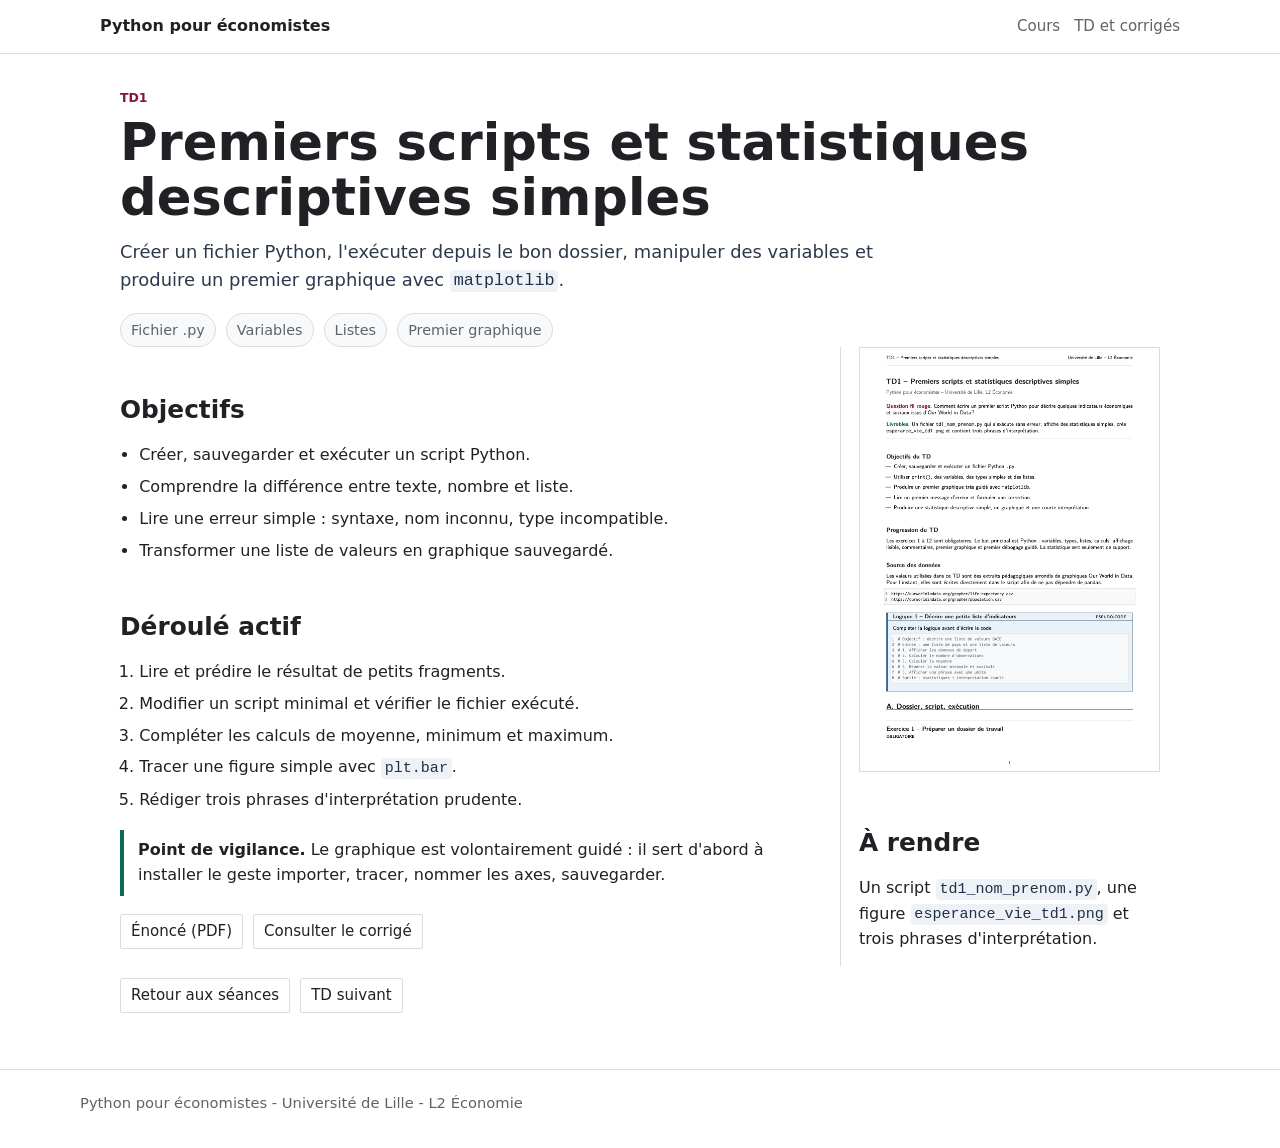
<file: docs/td1.html>
<!doctype html>
<html lang="fr">
  <head>
    <meta charset="utf-8">
    <meta name="viewport" content="width=device-width, initial-scale=1">
    <title>TD1 - Python pour économistes</title>
    <link rel="stylesheet" href="assets/style.css">
  </head>
  <body>
    <header class="site-header">
      <nav class="nav" aria-label="Navigation principale">
        <a class="brand" href="index.html">Python pour économistes</a>
        <div class="nav-links">
          <a href="index.html#cours">Cours</a>
          <a href="index.html#seances">TD et corrigés</a>
        </div>
      </nav>
    </header>

    <main>
      <p class="eyebrow">TD1</p>
      <h1>Premiers scripts et statistiques descriptives simples</h1>
      <p class="lead">Créer un fichier Python, l'exécuter depuis le bon dossier, manipuler des variables et produire un premier graphique avec <code>matplotlib</code>.</p>
      <ul class="meta">
        <li>Fichier .py</li>
        <li>Variables</li>
        <li>Listes</li>
        <li>Premier graphique</li>
      </ul>

      <section class="td-layout">
        <article>
          <h2>Objectifs</h2>
          <ul class="plain-list">
            <li>Créer, sauvegarder et exécuter un script Python.</li>
            <li>Comprendre la différence entre texte, nombre et liste.</li>
            <li>Lire une erreur simple : syntaxe, nom inconnu, type incompatible.</li>
            <li>Transformer une liste de valeurs en graphique sauvegardé.</li>
          </ul>

          <h2>Déroulé actif</h2>
          <ol class="plain-list">
            <li>Lire et prédire le résultat de petits fragments.</li>
            <li>Modifier un script minimal et vérifier le fichier exécuté.</li>
            <li>Compléter les calculs de moyenne, minimum et maximum.</li>
            <li>Tracer une figure simple avec <code>plt.bar</code>.</li>
            <li>Rédiger trois phrases d'interprétation prudente.</li>
          </ol>

          <div class="callout">
            <strong>Point de vigilance.</strong> Le graphique est volontairement guidé : il sert d'abord à installer le geste importer, tracer, nommer les axes, sauvegarder.
          </div>

          <div class="link-row">
            <a class="resource-link" href="supports/tp/TP_1_revise.pdf">Énoncé (PDF)</a>
            <a class="resource-link" href="td1-corrige.html">Consulter le corrigé</a>
          </div>
        </article>

        <aside class="detail-panel">
          <img class="td-preview" src="assets/previews/tp1-preview.png" alt="Aperçu du TD1">
          <h2>À rendre</h2>
          <p>Un script <code>td1_nom_prenom.py</code>, une figure <code>esperance_vie_td1.png</code> et trois phrases d'interprétation.</p>
        </aside>
      </section>

      <nav class="pager" aria-label="Navigation TD">
        <a href="index.html#seances">Retour aux séances</a>
        <a href="td2.html">TD suivant</a>
      </nav>
    </main>

    <footer class="footer">
      <div class="footer-inner">Python pour économistes - Université de Lille - L2 Économie</div>
    </footer>
  </body>
</html>
</file>
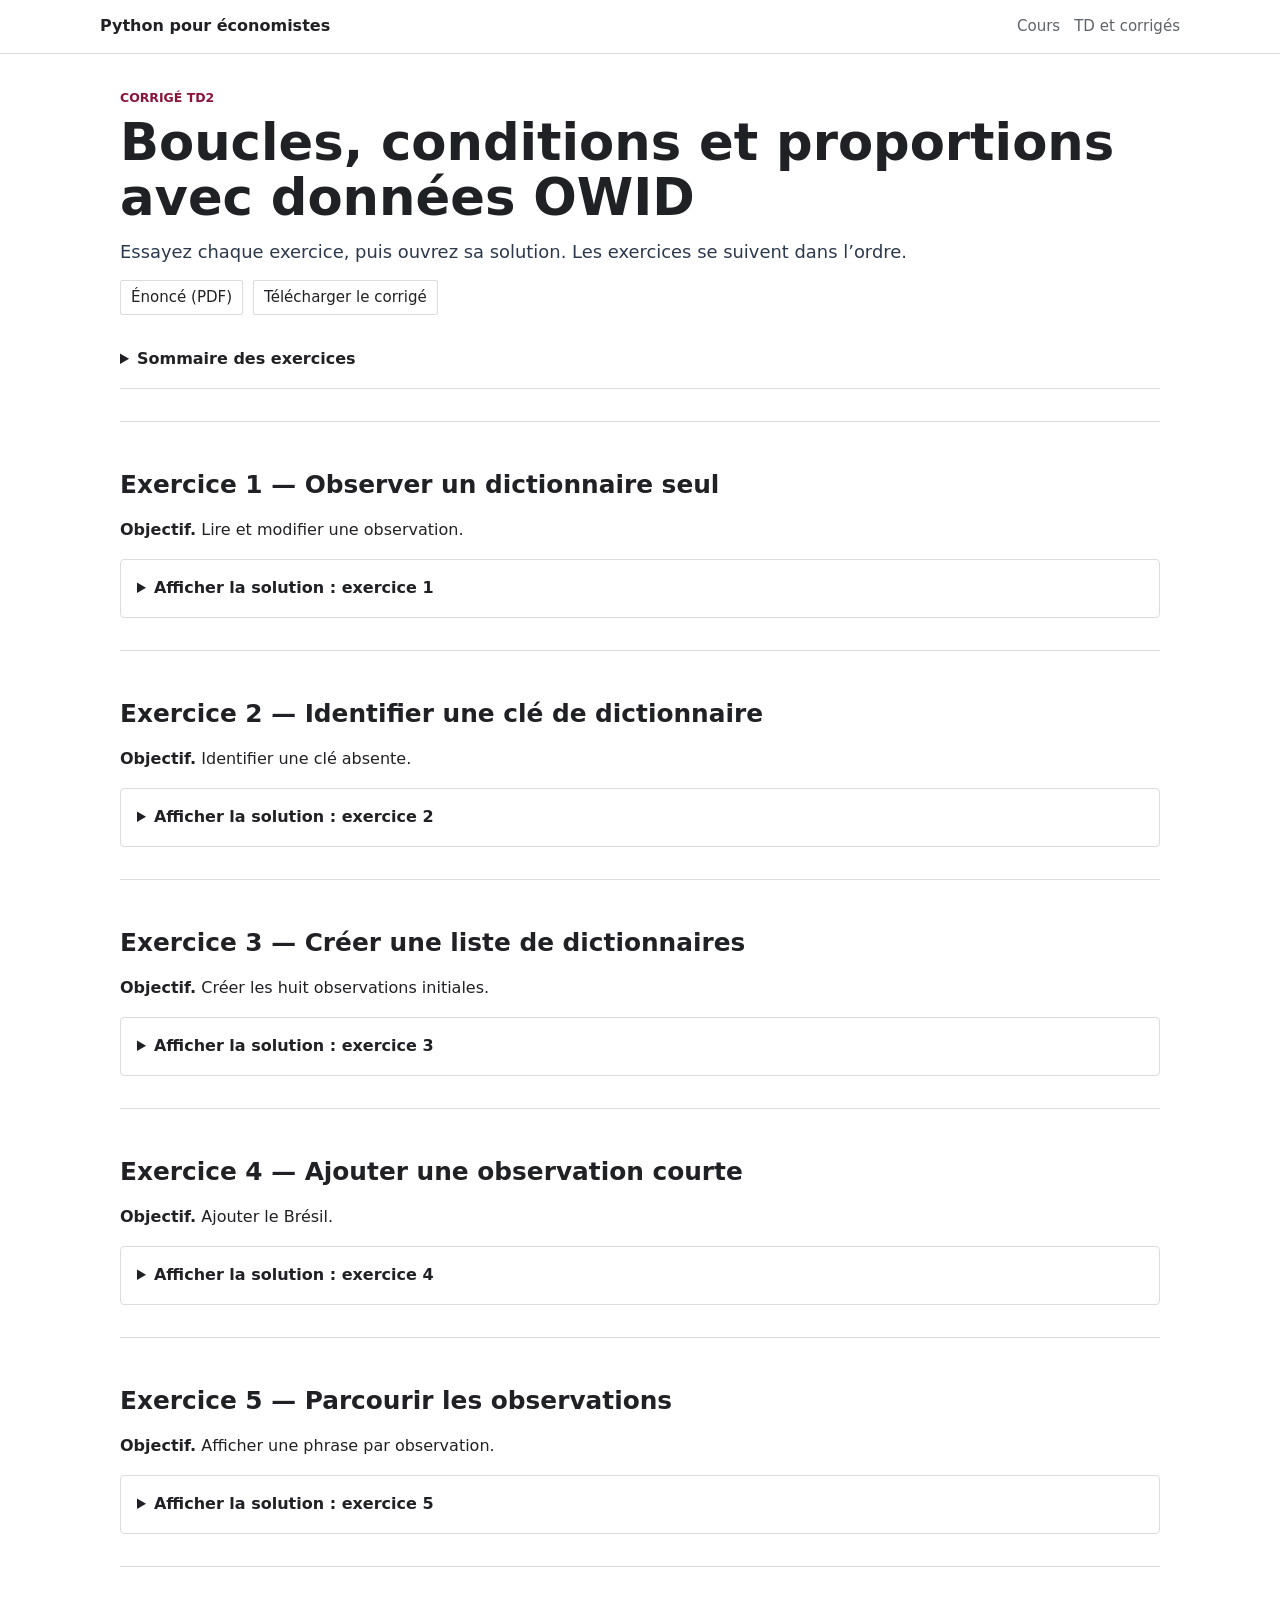
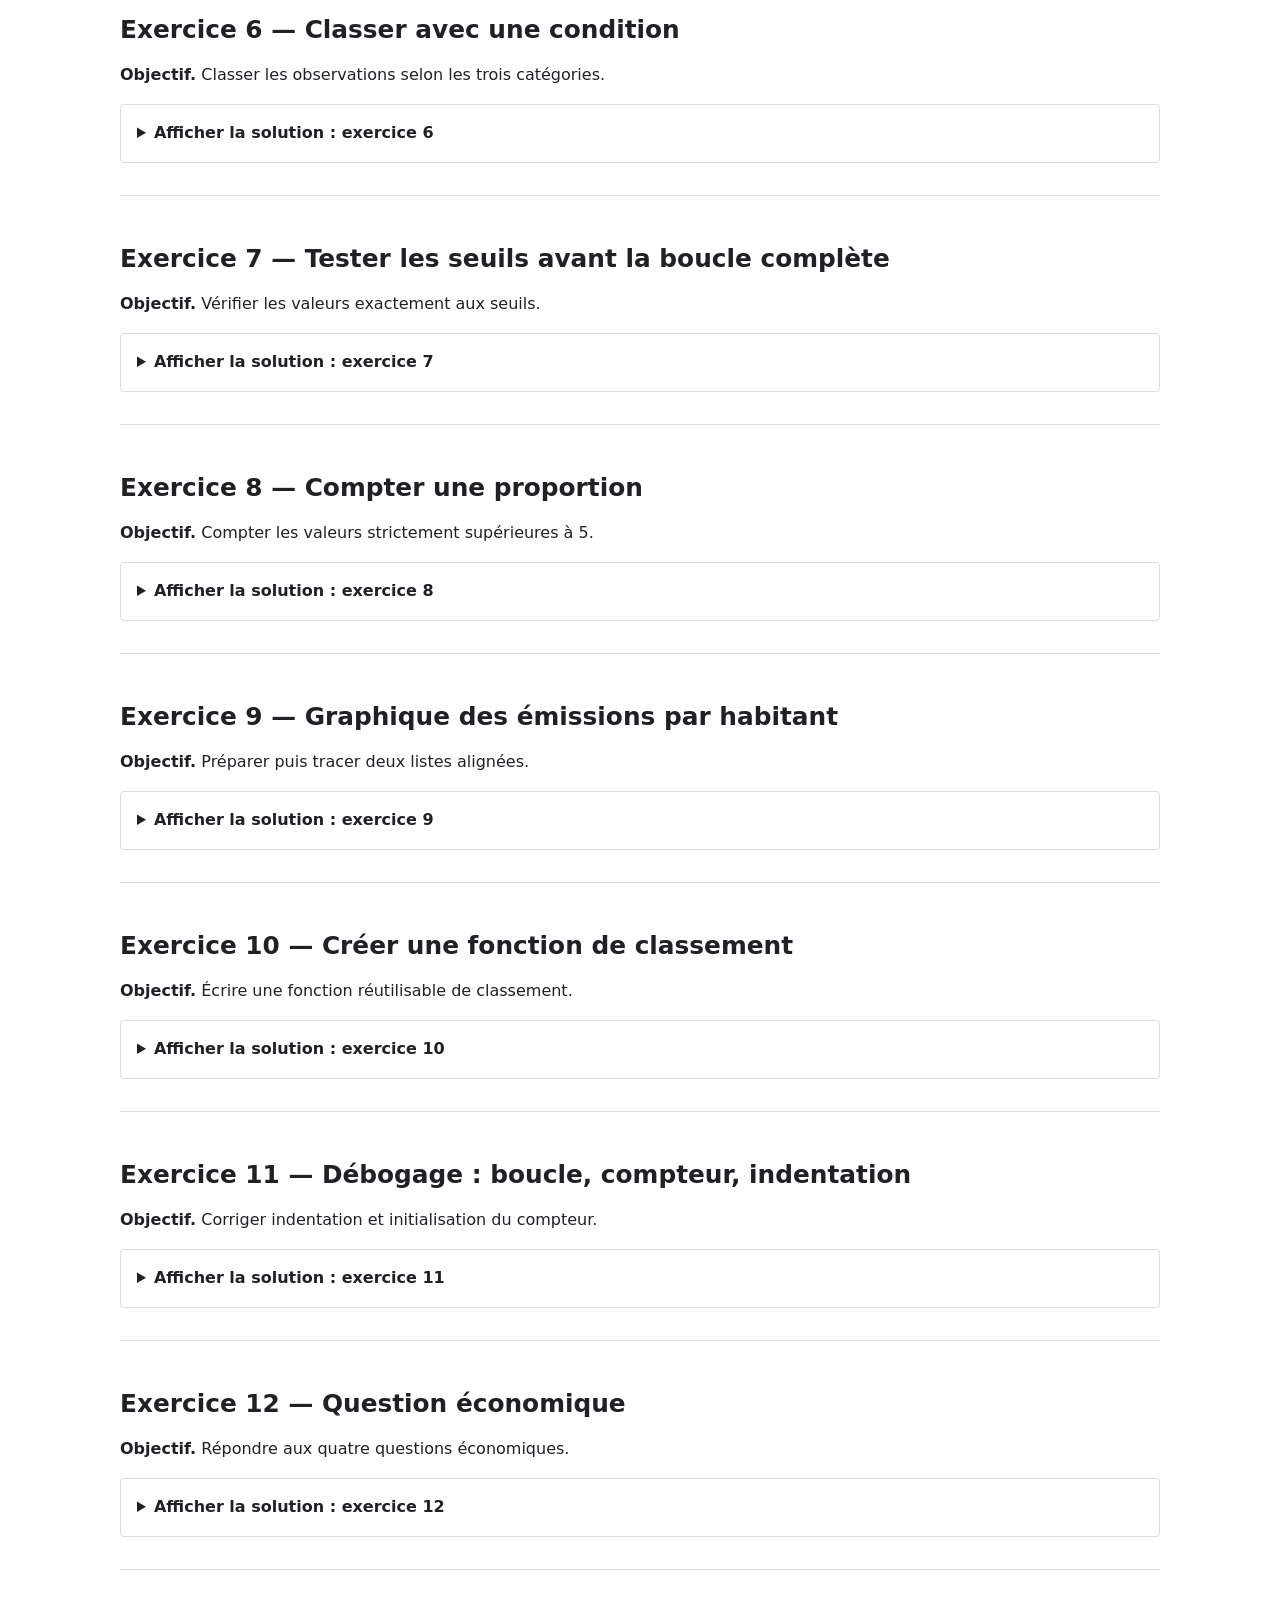
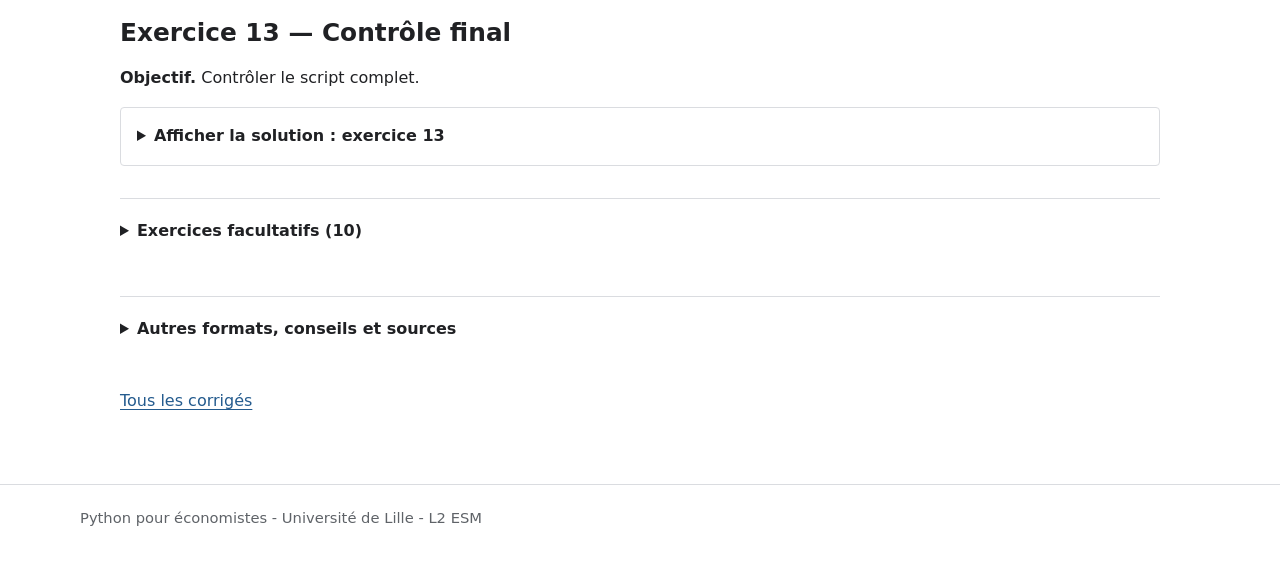
<file: docs/td2-corrige.html>
<!doctype html>
<html lang="fr">
<head>
  <meta charset="utf-8">
  <meta name="viewport" content="width=device-width, initial-scale=1">
  <title>Corrigé TD2 - Python pour économistes</title>
  <link rel="stylesheet" href="assets/style.css">
</head>
<body>
<a class="skip-link" href="#contenu">Aller au contenu</a>
<header class="site-header"><nav class="nav" aria-label="Navigation principale">
  <a class="brand" href="index.html">Python pour économistes</a>
  <div class="nav-links">
    <a href="index.html#cours">Cours</a>
    <a href="index.html#seances">TD et corrigés</a>
  </div>
</nav></header>
<main id="contenu" class="corrige">

<p class="eyebrow">Corrigé TD2</p><h1>Boucles, conditions et proportions avec données OWID</h1>
<p class="lead">Essayez chaque exercice, puis ouvrez sa solution. Les exercices se suivent dans l’ordre.</p>
<div class="link-row primary-actions">
<a class="resource-link" href="supports/tp/TP_2_revise.pdf">Énoncé (PDF)</a>
<a class="resource-link" href="supports/corr/TD2_complet.zip" download>Télécharger le corrigé</a>
</div>
<details class="sommaire"><summary>Sommaire des exercices</summary><nav aria-label="Sommaire du corrigé"><ol>
<li><a href="#exercice-1">Observer un dictionnaire seul</a></li>
<li><a href="#exercice-2">Identifier une clé de dictionnaire</a></li>
<li><a href="#exercice-3">Créer une liste de dictionnaires</a></li>
<li><a href="#exercice-4">Ajouter une observation courte</a></li>
<li><a href="#exercice-5">Parcourir les observations</a></li>
<li><a href="#exercice-6">Classer avec une condition</a></li>
<li><a href="#exercice-7">Tester les seuils avant la boucle complète</a></li>
<li><a href="#exercice-8">Compter une proportion</a></li>
<li><a href="#exercice-9">Graphique des émissions par habitant</a></li>
<li><a href="#exercice-10">Créer une fonction de classement</a></li>
<li><a href="#exercice-11">Débogage : boucle, compteur, indentation</a></li>
<li><a href="#exercice-12">Question économique</a></li>
<li><a href="#exercice-13">Contrôle final</a></li>
</ol></nav></details>
<section id="exercice-1" class="exercice">
<h2>Exercice 1 — Observer un dictionnaire seul</h2>
<p><strong>Objectif.</strong> Lire et modifier une observation.</p>
<details><summary>Afficher la solution : exercice 1</summary>
<h3>Démarche de résolution</h3><p>Les clés sont les noms des informations. Les crochets permettent de lire la valeur correspondant à une clé.</p>
<h3>Code Python commenté</h3><pre tabindex="0"><code class="language-python">obs = {&quot;pays&quot;: &quot;France&quot;, &quot;co2_pc&quot;: 4.7}
print(obs[&quot;pays&quot;])
print(obs[&quot;co2_pc&quot;])
obs[&quot;co2_pc&quot;] = 5.1
print(obs[&quot;pays&quot;])
print(obs[&quot;co2_pc&quot;])
</code></pre>
<h3>Résultat et interprétation</h3><p>Avant modification : France, 4.7 ; après : France, 5.1. Le nom du pays est conservé.</p>
<p class="execution-label">Sortie de l’exécution de référence :</p><pre tabindex="0"><code>France
4.7
France
5.1
</code></pre>
</details></section>

<section id="exercice-2" class="exercice">
<h2>Exercice 2 — Identifier une clé de dictionnaire</h2>
<p><strong>Objectif.</strong> Identifier une clé absente.</p>
<details><summary>Afficher la solution : exercice 2</summary>
<h3>Démarche de résolution</h3><p>Le dictionnaire de cet exercice est recréé avec 4.7. La clé population n’existe pas : remplacer cette clé par co2_pc.</p>
<h3>Code Python commenté</h3><pre tabindex="0"><code class="language-python">obs = {&quot;pays&quot;: &quot;France&quot;, &quot;co2_pc&quot;: 4.7}
print(obs[&quot;pays&quot;])
# print(obs[&quot;population&quot;]) provoquerait KeyError: &#x27;population&#x27;.
print(obs[&quot;co2_pc&quot;])
</code></pre>
<h3>Résultat et interprétation</h3><p>France puis 4.7. Les guillemets et l’orthographe exacte des clés comptent.</p>
<p class="execution-label">Sortie de l’exécution de référence :</p><pre tabindex="0"><code>France
4.7
</code></pre>
</details></section>

<section id="exercice-3" class="exercice">
<h2>Exercice 3 — Créer une liste de dictionnaires</h2>
<p><strong>Objectif.</strong> Créer les huit observations initiales.</p>
<details><summary>Afficher la solution : exercice 3</summary>
<h3>Démarche de résolution</h3><p>Chaque dictionnaire réunit un nom et une valeur ; la liste rassemble ces observations dans un ordre donné.</p>
<h3>Code Python commenté</h3><pre tabindex="0"><code class="language-python">donnees = [
    {&quot;pays&quot;: &quot;France&quot;, &quot;co2_pc&quot;: 4.7},
    {&quot;pays&quot;: &quot;Germany&quot;, &quot;co2_pc&quot;: 7.9},
    {&quot;pays&quot;: &quot;Spain&quot;, &quot;co2_pc&quot;: 5.0},
    {&quot;pays&quot;: &quot;Poland&quot;, &quot;co2_pc&quot;: 8.4},
    {&quot;pays&quot;: &quot;United States&quot;, &quot;co2_pc&quot;: 14.9},
    {&quot;pays&quot;: &quot;India&quot;, &quot;co2_pc&quot;: 2.0},
    {&quot;pays&quot;: &quot;China&quot;, &quot;co2_pc&quot;: 8.0},
    {&quot;pays&quot;: &quot;World&quot;, &quot;co2_pc&quot;: 4.7}
]
print(&quot;Nombre d&#x27;observations :&quot;, len(donnees))
print(&quot;Première observation :&quot;, donnees[0])
</code></pre>
<h3>Résultat et interprétation</h3><p>8 observations ; le premier dictionnaire correspond à France, 4.7.</p>
<p class="execution-label">Sortie de l’exécution de référence :</p><pre tabindex="0"><code>Nombre d&#x27;observations : 8
Première observation : {&#x27;pays&#x27;: &#x27;France&#x27;, &#x27;co2_pc&#x27;: 4.7}
</code></pre>
</details></section>

<section id="exercice-4" class="exercice">
<h2>Exercice 4 — Ajouter une observation courte</h2>
<p><strong>Objectif.</strong> Ajouter le Brésil.</p>
<details><summary>Afficher la solution : exercice 4</summary>
<h3>Démarche de résolution</h3><p>append ajoute le dictionnaire à la fin. La boucle parcourra automatiquement cette nouvelle ligne.</p>
<h3>Code Python commenté</h3><pre tabindex="0"><code class="language-python">donnees.append({&quot;pays&quot;: &quot;Brazil&quot;, &quot;co2_pc&quot;: 2.3})
print(len(donnees))
print(donnees[-1])
</code></pre>
<h3>Résultat et interprétation</h3><p>9 ; {&#x27;pays&#x27;: &#x27;Brazil&#x27;, &#x27;co2_pc&#x27;: 2.3}.</p>
<p class="execution-label">Sortie de l’exécution de référence :</p><pre tabindex="0"><code>9
{&#x27;pays&#x27;: &#x27;Brazil&#x27;, &#x27;co2_pc&#x27;: 2.3}
</code></pre>
</details></section>

<section id="exercice-5" class="exercice">
<h2>Exercice 5 — Parcourir les observations</h2>
<p><strong>Objectif.</strong> Afficher une phrase par observation.</p>
<details><summary>Afficher la solution : exercice 5</summary>
<h3>Démarche de résolution</h3><p>À chaque tour de boucle, obs représente un dictionnaire différent. Le code indenté est répété pour toutes les lignes.</p>
<h3>Code Python commenté</h3><pre tabindex="0"><code class="language-python">for obs in donnees:
    print(f&quot;{obs[&#x27;pays&#x27;]} : {obs[&#x27;co2_pc&#x27;]:.1f} tonnes par habitant&quot;)
</code></pre>
<h3>Résultat et interprétation</h3><p>Neuf phrases, de France : 4.7 à Brazil : 2.3 tonnes par habitant.</p>
<p class="execution-label">Sortie de l’exécution de référence :</p><pre tabindex="0"><code>France : 4.7 tonnes par habitant
Germany : 7.9 tonnes par habitant
Spain : 5.0 tonnes par habitant
Poland : 8.4 tonnes par habitant
United States : 14.9 tonnes par habitant
India : 2.0 tonnes par habitant
China : 8.0 tonnes par habitant
World : 4.7 tonnes par habitant
Brazil : 2.3 tonnes par habitant
</code></pre>
</details></section>

<section id="exercice-6" class="exercice">
<h2>Exercice 6 — Classer avec une condition</h2>
<p><strong>Objectif.</strong> Classer les observations selon les trois catégories.</p>
<details><summary>Afficher la solution : exercice 6</summary>
<h3>Démarche de résolution</h3><p>Tester d’abord le seuil inférieur. Le elif est examiné seulement si la première condition est fausse : à ce stade la valeur est déjà au moins égale à 5.</p>
<h3>Code Python commenté</h3><pre tabindex="0"><code class="language-python">for obs in donnees:
    pays = obs[&quot;pays&quot;]
    co2 = obs[&quot;co2_pc&quot;]
    if co2 &lt; 5:
        categorie = &quot;faible&quot;
    elif co2 &lt; 10:
        categorie = &quot;intermediaire&quot;
    else:
        categorie = &quot;eleve&quot;
    print(pays, categorie)
</code></pre>
<h3>Résultat et interprétation</h3><p>faible : France, India, World, Brazil ; intermediaire : Germany, Spain, Poland, China ; eleve : United States.</p>
<p class="execution-label">Sortie de l’exécution de référence :</p><pre tabindex="0"><code>France faible
Germany intermediaire
Spain intermediaire
Poland intermediaire
United States eleve
India faible
China intermediaire
World faible
Brazil faible
</code></pre>
</details></section>

<section id="exercice-7" class="exercice">
<h2>Exercice 7 — Tester les seuils avant la boucle complète</h2>
<p><strong>Objectif.</strong> Vérifier les valeurs exactement aux seuils.</p>
<details><summary>Afficher la solution : exercice 7</summary>
<h3>Démarche de résolution</h3><p>Réutiliser les mêmes conditions sur quatre valeurs tests, indépendamment des données.</p>
<h3>Code Python commenté</h3><pre tabindex="0"><code class="language-python"># Attendus : faible, intermediaire, intermediaire, eleve.
for valeur in [4.9, 5.0, 9.9, 10.0]:
    if valeur &lt; 5:
        categorie = &quot;faible&quot;
    elif valeur &lt; 10:
        categorie = &quot;intermediaire&quot;
    else:
        categorie = &quot;eleve&quot;
    print(valeur, categorie)
# 5.0 n&#x27;est pas strictement inférieur à 5 : il est intermédiaire.
</code></pre>
<h3>Résultat et interprétation</h3><p>4.9 faible ; 5.0 intermediaire ; 9.9 intermediaire ; 10.0 eleve.</p>
<p class="execution-label">Sortie de l’exécution de référence :</p><pre tabindex="0"><code>4.9 faible
5.0 intermediaire
9.9 intermediaire
10.0 eleve
</code></pre>
</details></section>

<section id="exercice-8" class="exercice">
<h2>Exercice 8 — Compter une proportion</h2>
<p><strong>Objectif.</strong> Compter les valeurs strictement supérieures à 5.</p>
<details><summary>Afficher la solution : exercice 8</summary>
<h3>Démarche de résolution</h3><p>Initialiser le compteur avant la boucle. Ajouter 1 seulement lorsque la condition est vraie, puis diviser par le nombre total de lignes.</p>
<h3>Code Python commenté</h3><pre tabindex="0"><code class="language-python">compteur = 0
for obs in donnees:
    if obs[&quot;co2_pc&quot;] &gt; 5:
        compteur = compteur + 1
proportion = compteur / len(donnees) * 100
print(&quot;Effectif au-dessus de 5 :&quot;, compteur)
print(f&quot;{proportion:.1f} % des observations sont au-dessus du seuil.&quot;)
</code></pre>
<h3>Résultat et interprétation</h3><p>4 sur 9, soit 44.4 %. Spain vaut exactement 5 et n’est pas comptée. Avant ajout du Brésil, on aurait 4 sur 8 = 50.0 %.</p>
<p class="execution-label">Sortie de l’exécution de référence :</p><pre tabindex="0"><code>Effectif au-dessus de 5 : 4
44.4 % des observations sont au-dessus du seuil.
</code></pre>
<div class="callout"><strong>Point de vigilance.</strong> Le 62.5 % de l’énoncé illustre une forme de phrase ; il ne correspond pas à ces données. Ne pas confondre le test &gt; 5 avec la catégorie intermédiaire, qui inclut 5.</div></details></section>

<section id="exercice-9" class="exercice">
<h2>Exercice 9 — Graphique des émissions par habitant</h2>
<p><strong>Objectif.</strong> Préparer puis tracer deux listes alignées.</p>
<details><summary>Afficher la solution : exercice 9</summary>
<h3>Démarche de résolution</h3><p>Partir de deux listes vides. À chaque tour de boucle, ajouter le nom et sa valeur ensemble.</p>
<h3>Code Python commenté</h3><pre tabindex="0"><code class="language-python">import matplotlib.pyplot as plt

noms_pays = []
valeurs_co2 = []
for obs in donnees:
    noms_pays.append(obs[&quot;pays&quot;])
    valeurs_co2.append(obs[&quot;co2_pc&quot;])
plt.figure()
plt.bar(noms_pays, valeurs_co2)
plt.ylabel(&quot;Tonnes de CO2 par habitant&quot;)
plt.title(&quot;Émissions par habitant - extrait pédagogique OWID&quot;)
plt.xticks(rotation=45, ha=&quot;right&quot;)
plt.tight_layout()
plt.savefig(&quot;co2_td2.png&quot;, dpi=300)
plt.show()
plt.close()
</code></pre>
<h3>Résultat et interprétation</h3><p>Neuf barres ; United States est la plus haute. La barre World est une référence agrégée et non un pays.</p>
<p class="execution-label">Sortie de l’exécution de référence :</p><figure><img loading="lazy" src="supports/corr/figures/td2-exercice-9-1.png" alt="Préparer puis tracer deux listes alignées."><figcaption>Préparer puis tracer deux listes alignées. Résultat de l’exécution de référence.</figcaption></figure>
</details></section>

<section id="exercice-10" class="exercice">
<h2>Exercice 10 — Créer une fonction de classement</h2>
<p><strong>Objectif.</strong> Écrire une fonction réutilisable de classement.</p>
<details><summary>Afficher la solution : exercice 10</summary>
<h3>Démarche de résolution</h3><p>valeur est le paramètre. return renvoie la catégorie à l’endroit de l’appel ; print sert ensuite à l’afficher.</p>
<h3>Code Python commenté</h3><pre tabindex="0"><code class="language-python">def classe_co2(valeur):
    if valeur &lt; 5:
        return &quot;faible&quot;
    elif valeur &lt; 10:
        return &quot;intermediaire&quot;
    else:
        return &quot;eleve&quot;

print(classe_co2(4.7))
print(classe_co2(7.9))
print(classe_co2(14.9))
for obs in donnees:
    print(obs[&quot;pays&quot;], classe_co2(obs[&quot;co2_pc&quot;]))
</code></pre>
<h3>Résultat et interprétation</h3><p>Les trois tests renvoient faible, intermediaire, eleve. La boucle retrouve le classement de l’exercice 6.</p>
<p class="execution-label">Sortie de l’exécution de référence :</p><pre tabindex="0"><code>faible
intermediaire
eleve
France faible
Germany intermediaire
Spain intermediaire
Poland intermediaire
United States eleve
India faible
China intermediaire
World faible
Brazil faible
</code></pre>
</details></section>

<section id="exercice-11" class="exercice">
<h2>Exercice 11 — Débogage : boucle, compteur, indentation</h2>
<p><strong>Objectif.</strong> Corriger indentation et initialisation du compteur.</p>
<details><summary>Afficher la solution : exercice 11</summary>
<h3>Démarche de résolution</h3><p>Le corps de for est indenté une fois ; le corps du if imbriqué est indenté une seconde fois. Un compteur doit exister avant d’être incrémenté.</p>
<h3>Code Python commenté</h3><pre tabindex="0"><code class="language-python"># A : sans indentation après for, Python signale IndentationError.
for obs in donnees:
    print(obs[&quot;pays&quot;])

# B : dans une session neuve, compteur inconnu provoque NameError.
# S&#x27;il existe déjà, ce fragment peut modifier une ancienne valeur par erreur.
compteur = 0
compteur = compteur + 1
print(&quot;Compteur après une augmentation :&quot;, compteur)

# C : la ligne après if doit être à l&#x27;intérieur de la condition.
compteur = 0
for obs in donnees:
    if obs[&quot;co2_pc&quot;] &gt; 5:
        compteur = compteur + 1
print(&quot;Compteur corrigé :&quot;, compteur)
</code></pre>
<h3>Résultat et interprétation</h3><p>A affiche les neuf noms ; B affiche 1 ; C compte 4 observations. Relancer dans une session neuve évite qu’un ancien compteur masque une erreur.</p>
<p class="execution-label">Sortie de l’exécution de référence :</p><pre tabindex="0"><code>France
Germany
Spain
Poland
United States
India
China
World
Brazil
Compteur après une augmentation : 1
Compteur corrigé : 4
</code></pre>
</details></section>

<section id="exercice-12" class="exercice">
<h2>Exercice 12 — Question économique</h2>
<p><strong>Objectif.</strong> Répondre aux quatre questions économiques.</p>
<details><summary>Afficher la solution : exercice 12</summary>
<h3>Démarche de résolution</h3><p>Lire le maximum du graphique, comparer les valeurs françaises et mondiales, puis utiliser le bon dénominateur.</p>
<h3>Code Python commenté</h3><pre tabindex="0"><code class="language-python"># United States a la valeur la plus élevée : 14,9 tonnes par habitant.
# France et World sont à égalité dans cet extrait arrondi : 4,7.
# Quatre des neuf lignes dépassent 5 tonnes : 44,4 %.
# Les émissions par habitant sont rapportées à la population ; un pays
# très peuplé peut avoir un total élevé sans la plus forte valeur par habitant.
</code></pre>
<h3>Résultat et interprétation</h3><p>La France n’est ni au-dessus ni au-dessous : elle est égale à la référence mondiale arrondie. En excluant World, la proportion de pays serait 4/8 = 50 %.</p>

</details></section>

<section id="exercice-13" class="exercice">
<h2>Exercice 13 — Contrôle final</h2>
<p><strong>Objectif.</strong> Contrôler le script complet.</p>
<details><summary>Afficher la solution : exercice 13</summary>
<h3>Démarche de résolution</h3><p>Vérifier la présence de chaque notion et exécuter les exercices dans l’ordre.</p>
<h3>Code Python commenté</h3><pre tabindex="0"><code class="language-python"># Liste de dictionnaires : exercice 3 ; boucle : 5 ; conditions : 6.
# Compteur et proportion : 8 ; graphique : 9 ; fonction : 10.
# Interprétation : exercice 12.
print(&quot;Contrôle final : TD2 terminé, figure co2_td2.png enregistrée.&quot;)
</code></pre>
<h3>Résultat et interprétation</h3><p>Le parcours obligatoire produit une figure et une proportion de 44.4 %.</p>
<p class="execution-label">Sortie de l’exécution de référence :</p><pre tabindex="0"><code>Contrôle final : TD2 terminé, figure co2_td2.png enregistrée.
</code></pre>
</details></section>

<details id="facultatif" class="complements"><summary>Exercices facultatifs (10)</summary><p>À lire après les exercices obligatoires, dans l’ordre.</p>
<section id="extension-1" class="exercice">
<h2>Question facultative 1 — Recalculer avec un seuil de 7.</h2>
<p><strong>Objectif.</strong> Recalculer avec un seuil de 7.</p>
<details><summary>Afficher la solution : question facultative 1</summary>
<h3>Démarche de résolution</h3><p>Repartir d’un compteur nul et conserver les neuf observations.</p>
<h3>Code Python commenté</h3><pre tabindex="0"><code class="language-python">compteur_7 = 0
for obs in donnees:
    if obs[&quot;co2_pc&quot;] &gt; 7:
        compteur_7 = compteur_7 + 1
print(f&quot;Au-dessus de 7 : {compteur_7 / len(donnees) * 100:.1f} %&quot;)
</code></pre>
<h3>Résultat et interprétation</h3><p>4/9 = 44.4 %. Aucune valeur de l’extrait n’est strictement entre 5 et 7.</p>
<p class="execution-label">Sortie de l’exécution de référence :</p><pre tabindex="0"><code>Au-dessus de 7 : 44.4 %
</code></pre>
</details></section>

<section id="extension-2" class="exercice">
<h2>Question facultative 2 — Lister les pays classés eleve.</h2>
<p><strong>Objectif.</strong> Lister les pays classés eleve.</p>
<details><summary>Afficher la solution : question facultative 2</summary>
<h3>Démarche de résolution</h3><p>Ajouter un nom seulement si la fonction renvoie la catégorie recherchée.</p>
<h3>Code Python commenté</h3><pre tabindex="0"><code class="language-python">pays_eleves = []
for obs in donnees:
    if classe_co2(obs[&quot;co2_pc&quot;]) == &quot;eleve&quot;:
        pays_eleves.append(obs[&quot;pays&quot;])
print(pays_eleves)
</code></pre>
<h3>Résultat et interprétation</h3><p>[&#x27;United States&#x27;].</p>
<p class="execution-label">Sortie de l’exécution de référence :</p><pre tabindex="0"><code>[&#x27;United States&#x27;]
</code></pre>
</details></section>

<section id="extension-3" class="exercice">
<h2>Question facultative 3 — Calculer une moyenne sans sum.</h2>
<p><strong>Objectif.</strong> Calculer une moyenne sans sum.</p>
<details><summary>Afficher la solution : question facultative 3</summary>
<h3>Démarche de résolution</h3><p>Un accumulateur reçoit la somme au fil de la boucle ; la division se fait après les neuf additions.</p>
<h3>Code Python commenté</h3><pre tabindex="0"><code class="language-python">total_co2 = 0
for obs in donnees:
    total_co2 = total_co2 + obs[&quot;co2_pc&quot;]
print(f&quot;Moyenne simple : {total_co2 / len(donnees):.2f} tonnes par habitant&quot;)
</code></pre>
<h3>Résultat et interprétation</h3><p>6.43 tonnes par habitant. Cette moyenne de lignes, contenant World, ne mesure pas les émissions mondiales par habitant.</p>
<p class="execution-label">Sortie de l’exécution de référence :</p><pre tabindex="0"><code>Moyenne simple : 6.43 tonnes par habitant
</code></pre>
</details></section>

<section id="extension-4" class="exercice">
<h2>Question facultative 4 — Vérifier l’ajout d’un pays sans inventer sa valeur.</h2>
<p><strong>Objectif.</strong> Vérifier l’ajout d’un pays sans inventer sa valeur.</p>
<details><summary>Afficher la solution : question facultative 4</summary>
<h3>Démarche de résolution</h3><p>Le Brésil est l’ajout fourni par l’énoncé. Reconstituer les huit lignes de départ sur une copie puis l’ajouter, sans modifier donnees.</p>
<h3>Code Python commenté</h3><pre tabindex="0"><code class="language-python">donnees_test = donnees[:-1]  # Copie sans le Brésil ajouté à l&#x27;exercice 4.
donnees_test.append({&quot;pays&quot;: &quot;Brazil&quot;, &quot;co2_pc&quot;: 2.3})
for obs in donnees_test:
    print(obs[&quot;pays&quot;], classe_co2(obs[&quot;co2_pc&quot;]))
print(&quot;Nombre de lignes après ajout :&quot;, len(donnees_test))
</code></pre>
<h3>Résultat et interprétation</h3><p>Le Brésil est classé faible et les neuf lignes sont parcourues.</p>
<p class="execution-label">Sortie de l’exécution de référence :</p><pre tabindex="0"><code>France faible
Germany intermediaire
Spain intermediaire
Poland intermediaire
United States eleve
India faible
China intermediaire
World faible
Brazil faible
Nombre de lignes après ajout : 9
</code></pre>
</details></section>

<section id="extension-5" class="exercice">
<h2>Question facultative 5 — Afficher les pays sous la référence mondiale.</h2>
<p><strong>Objectif.</strong> Afficher les pays sous la référence mondiale.</p>
<details><summary>Afficher la solution : question facultative 5</summary>
<h3>Démarche de résolution</h3><p>Rechercher d’abord la ligne World, puis comparer chaque ligne à sa valeur.</p>
<h3>Code Python commenté</h3><pre tabindex="0"><code class="language-python">for obs in donnees:
    if obs[&quot;pays&quot;] == &quot;World&quot;:
        valeur_mondiale = obs[&quot;co2_pc&quot;]
for obs in donnees:
    if obs[&quot;co2_pc&quot;] &lt; valeur_mondiale:
        print(obs[&quot;pays&quot;])
</code></pre>
<h3>Résultat et interprétation</h3><p>India et Brazil. France est égale à la référence, donc exclue par &lt;.</p>
<p class="execution-label">Sortie de l’exécution de référence :</p><pre tabindex="0"><code>India
Brazil
</code></pre>
</details></section>

<section id="extension-6" class="exercice">
<h2>Question facultative 6 — Compter les trois catégories.</h2>
<p><strong>Objectif.</strong> Compter les trois catégories.</p>
<details><summary>Afficher la solution : question facultative 6</summary>
<h3>Démarche de résolution</h3><p>Utiliser trois compteurs distincts et une seule catégorie par ligne.</p>
<h3>Code Python commenté</h3><pre tabindex="0"><code class="language-python">nombre_faibles = 0
nombre_intermediaires = 0
nombre_eleves = 0
for obs in donnees:
    categorie = classe_co2(obs[&quot;co2_pc&quot;])
    if categorie == &quot;faible&quot;:
        nombre_faibles = nombre_faibles + 1
    elif categorie == &quot;intermediaire&quot;:
        nombre_intermediaires = nombre_intermediaires + 1
    else:
        nombre_eleves = nombre_eleves + 1
print(nombre_faibles, nombre_intermediaires, nombre_eleves)
</code></pre>
<h3>Résultat et interprétation</h3><p>4, 4, 1 ; le total est 9.</p>
<p class="execution-label">Sortie de l’exécution de référence :</p><pre tabindex="0"><code>4 4 1
</code></pre>
</details></section>

<section id="extension-7" class="exercice">
<h2>Question facultative 7 — Créer une fonction de comparaison.</h2>
<p><strong>Objectif.</strong> Créer une fonction de comparaison.</p>
<details><summary>Afficher la solution : question facultative 7</summary>
<h3>Démarche de résolution</h3><p>La comparaison renvoie directement un booléen réutilisable.</p>
<h3>Code Python commenté</h3><pre tabindex="0"><code class="language-python">def au_dessus_seuil(valeur, seuil):
    return valeur &gt; seuil

print(au_dessus_seuil(7.9, 7))
print(au_dessus_seuil(5.0, 5))
</code></pre>
<h3>Résultat et interprétation</h3><p>True puis False : une égalité ne dépasse pas le seuil.</p>
<p class="execution-label">Sortie de l’exécution de référence :</p><pre tabindex="0"><code>True
False
</code></pre>
</details></section>

<section id="extension-8" class="exercice">
<h2>Question facultative 8 — Comparer manuellement France et Germany.</h2>
<p><strong>Objectif.</strong> Comparer manuellement France et Germany.</p>
<details><summary>Afficher la solution : question facultative 8</summary>
<h3>Démarche de résolution</h3><p>Comparer deux valeurs déjà présentes, sans trier toute la liste.</p>
<h3>Code Python commenté</h3><pre tabindex="0"><code class="language-python">france = donnees[0]
allemagne = donnees[1]
if france[&quot;co2_pc&quot;] &gt; allemagne[&quot;co2_pc&quot;]:
    print(&quot;France a la valeur la plus élevée.&quot;)
elif france[&quot;co2_pc&quot;] &lt; allemagne[&quot;co2_pc&quot;]:
    print(&quot;Germany a la valeur la plus élevée.&quot;)
else:
    print(&quot;Les deux valeurs sont égales.&quot;)
</code></pre>
<h3>Résultat et interprétation</h3><p>Germany, avec 7.9 contre 4.7.</p>
<p class="execution-label">Sortie de l’exécution de référence :</p><pre tabindex="0"><code>Germany a la valeur la plus élevée.
</code></pre>
</details></section>

<section id="extension-9" class="exercice">
<h2>Question facultative 9 — Comprendre la limite d’un classement par seuil.</h2>
<p><strong>Objectif.</strong> Comprendre la limite d’un classement par seuil.</p>
<details><summary>Afficher la solution : question facultative 9</summary>
<h3>Démarche de résolution</h3><p>Deux valeurs très proches peuvent se retrouver dans des catégories différentes.</p>
<h3>Code Python commenté</h3><pre tabindex="0"><code class="language-python"># 4,9 et 5,0 sont proches mais changent de catégorie : les seuils
# pédagogiques simplifient les écarts et ne constituent pas une norme.
</code></pre>
<h3>Résultat et interprétation</h3><p>Le classement dépend des seuils choisis.</p>

</details></section>

<section id="extension-10" class="exercice">
<h2>Question facultative 10 — Expliquer la dépendance à l’échantillon.</h2>
<p><strong>Objectif.</strong> Expliquer la dépendance à l’échantillon.</p>
<details><summary>Afficher la solution : question facultative 10</summary>
<h3>Démarche de résolution</h3><p>Une proportion utilise à la fois un effectif et un dénominateur.</p>
<h3>Code Python commenté</h3><pre tabindex="0"><code class="language-python"># Ajouter le Brésil, sous le seuil, fait passer le résultat de 4/8 à 4/9.
# Les émissions des autres lignes n&#x27;ont pourtant pas changé.
</code></pre>
<h3>Résultat et interprétation</h3><p>50.0 % avant l’ajout, 44.4 % après : toujours annoncer le périmètre.</p>

</details></section>

</details><details class="complements"><summary>Autres formats, conseils et sources</summary>
<p><a href="supports/corr/TD2_corrige.ipynb" download>Notebook (.ipynb)</a> · <a href="supports/corr/TD2_corrige.py" download>Script Python (.py)</a></p>
<p>Le Brésil ajouté à l’exercice 4 reste présent : neuf observations sont utilisées ensuite. La ligne World est conservée pour suivre l’énoncé, mais elle représente un agrégat mondial, pas un pays supplémentaire. Les proportions sont celles des lignes de cet extrait.</p>
<p>Extraire le dossier téléchargé avant de travailler. Pour ouvrir une solution au clavier, utiliser Tab puis Entrée ou Espace. Les zones de code peuvent défiler horizontalement. Les sorties sont celles d’une exécution ; les tirages du TD4 peuvent varier.</p>
<details id="pseudo-1"><summary>Démarche en pseudo-code 1 — Classer des observations</summary><pre tabindex="0"><code># Objectif : classer des pays selon un indicateur
# Entree : liste de pays et valeurs de CO2 par habitant
# Pour chaque pays :
#     lire la valeur
#     comparer la valeur a un seuil
#     afficher une categorie
# Compter combien de pays sont dans chaque categorie
# Sortie : effectifs, proportions, interpretation</code></pre><p>Les exercices ci-dessous mettent en œuvre ce plan.</p></details>
<details id="pseudo-2"><summary>Démarche en pseudo-code 2 — Préparer des listes pour un graphique</summary><pre tabindex="0"><code># Objectif : tracer une valeur par pays
# Entree : liste de dictionnaires
# 1. Creer une liste vide pour les noms de pays
# 2. Creer une liste vide pour les valeurs de CO2
# 3. Parcourir les observations une par une
# 4. Ajouter le pays et la valeur dans les deux listes
# 5. Tracer puis sauvegarder un graphique
# Sortie : figure png</code></pre><p>Les exercices ci-dessous mettent en œuvre ce plan.</p></details>
<h2>Sources</h2><p>Les extraits des TD1 à TD4 sont ceux des énoncés. Les CSV complémentaires sont des copies des fichiers du dépôt, dont la date de téléchargement initial n’est pas documentée.
<a href="supports/corr/data/provenance.json">Consulter les sources et empreintes SHA-256 des CSV</a>.</p>
</details><p class="return-link"><a href="corriges.html">Tous les corrigés</a></p></main><footer class="footer"><div class="footer-inner">
Python pour économistes - Université de Lille - L2 ESM
</div></footer></body></html>
</file>
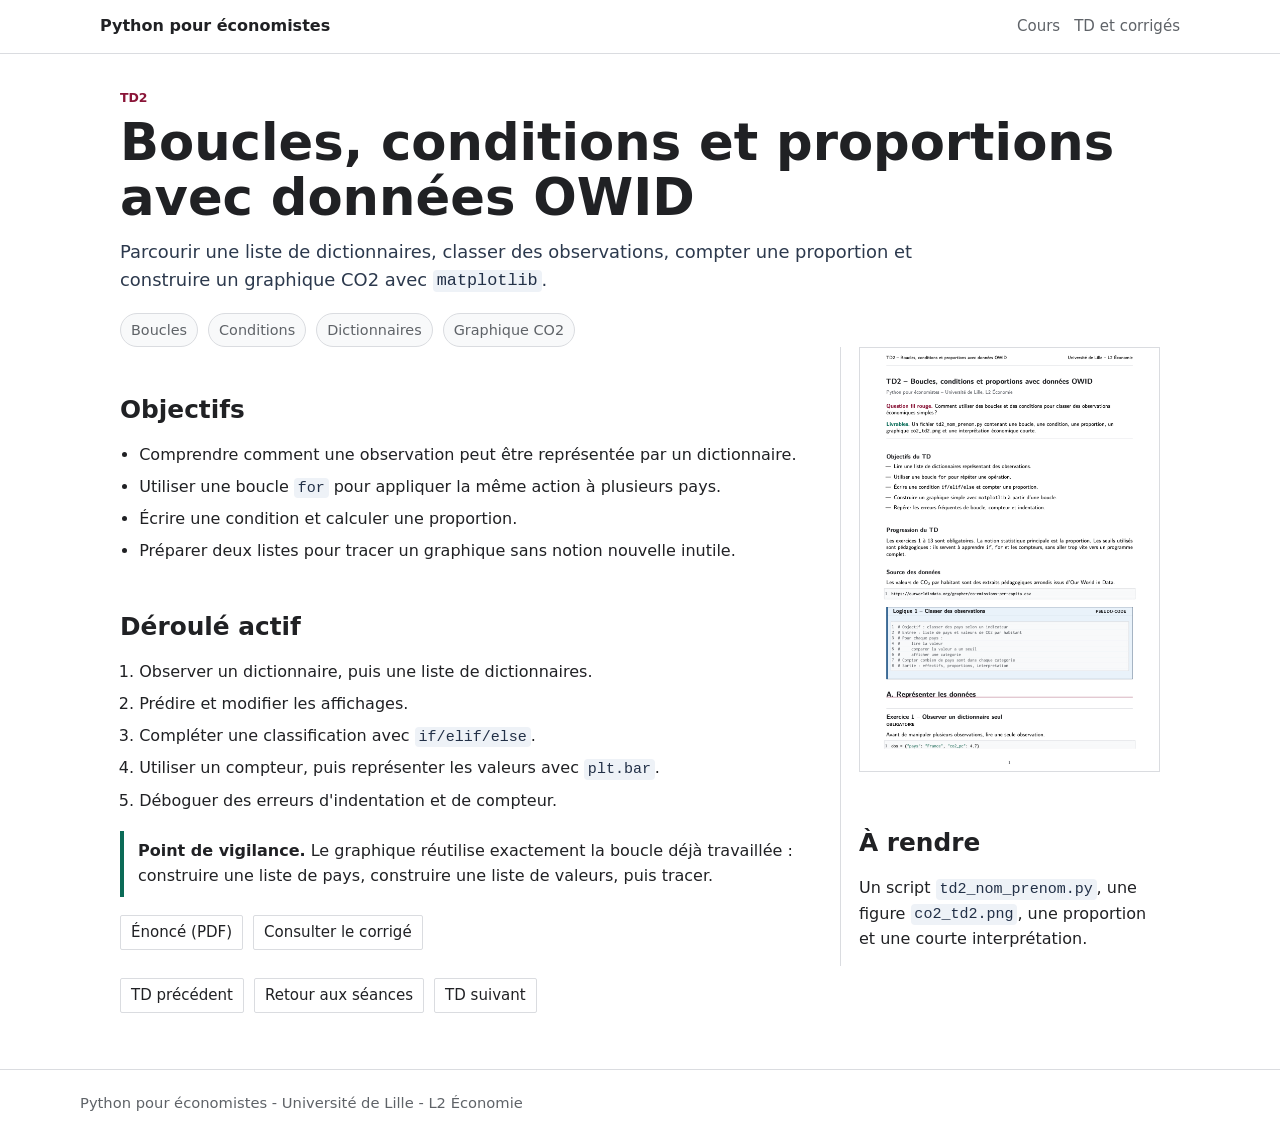
<file: docs/td2.html>
<!doctype html>
<html lang="fr">
  <head>
    <meta charset="utf-8">
    <meta name="viewport" content="width=device-width, initial-scale=1">
    <title>TD2 - Python pour économistes</title>
    <link rel="stylesheet" href="assets/style.css">
  </head>
  <body>
    <header class="site-header">
      <nav class="nav" aria-label="Navigation principale">
        <a class="brand" href="index.html">Python pour économistes</a>
        <div class="nav-links">
          <a href="index.html#cours">Cours</a>
          <a href="index.html#seances">TD et corrigés</a>
        </div>
      </nav>
    </header>

    <main>
      <p class="eyebrow">TD2</p>
      <h1>Boucles, conditions et proportions avec données OWID</h1>
      <p class="lead">Parcourir une liste de dictionnaires, classer des observations, compter une proportion et construire un graphique CO2 avec <code>matplotlib</code>.</p>
      <ul class="meta">
        <li>Boucles</li>
        <li>Conditions</li>
        <li>Dictionnaires</li>
        <li>Graphique CO2</li>
      </ul>

      <section class="td-layout">
        <article>
          <h2>Objectifs</h2>
          <ul class="plain-list">
            <li>Comprendre comment une observation peut être représentée par un dictionnaire.</li>
            <li>Utiliser une boucle <code>for</code> pour appliquer la même action à plusieurs pays.</li>
            <li>Écrire une condition et calculer une proportion.</li>
            <li>Préparer deux listes pour tracer un graphique sans notion nouvelle inutile.</li>
          </ul>

          <h2>Déroulé actif</h2>
          <ol class="plain-list">
            <li>Observer un dictionnaire, puis une liste de dictionnaires.</li>
            <li>Prédire et modifier les affichages.</li>
            <li>Compléter une classification avec <code>if/elif/else</code>.</li>
            <li>Utiliser un compteur, puis représenter les valeurs avec <code>plt.bar</code>.</li>
            <li>Déboguer des erreurs d'indentation et de compteur.</li>
          </ol>

          <div class="callout">
            <strong>Point de vigilance.</strong> Le graphique réutilise exactement la boucle déjà travaillée : construire une liste de pays, construire une liste de valeurs, puis tracer.
          </div>

          <div class="link-row">
            <a class="resource-link" href="supports/tp/TP_2_revise.pdf">Énoncé (PDF)</a>
            <a class="resource-link" href="td2-corrige.html">Consulter le corrigé</a>
          </div>
        </article>

        <aside class="detail-panel">
          <img class="td-preview" src="assets/previews/tp2-preview.png" alt="Aperçu du TD2">
          <h2>À rendre</h2>
          <p>Un script <code>td2_nom_prenom.py</code>, une figure <code>co2_td2.png</code>, une proportion et une courte interprétation.</p>
        </aside>
      </section>

      <nav class="pager" aria-label="Navigation TD">
        <a href="td1.html">TD précédent</a>
        <a href="index.html#seances">Retour aux séances</a>
        <a href="td3.html">TD suivant</a>
      </nav>
    </main>

    <footer class="footer">
      <div class="footer-inner">Python pour économistes - Université de Lille - L2 Économie</div>
    </footer>
  </body>
</html>
</file>
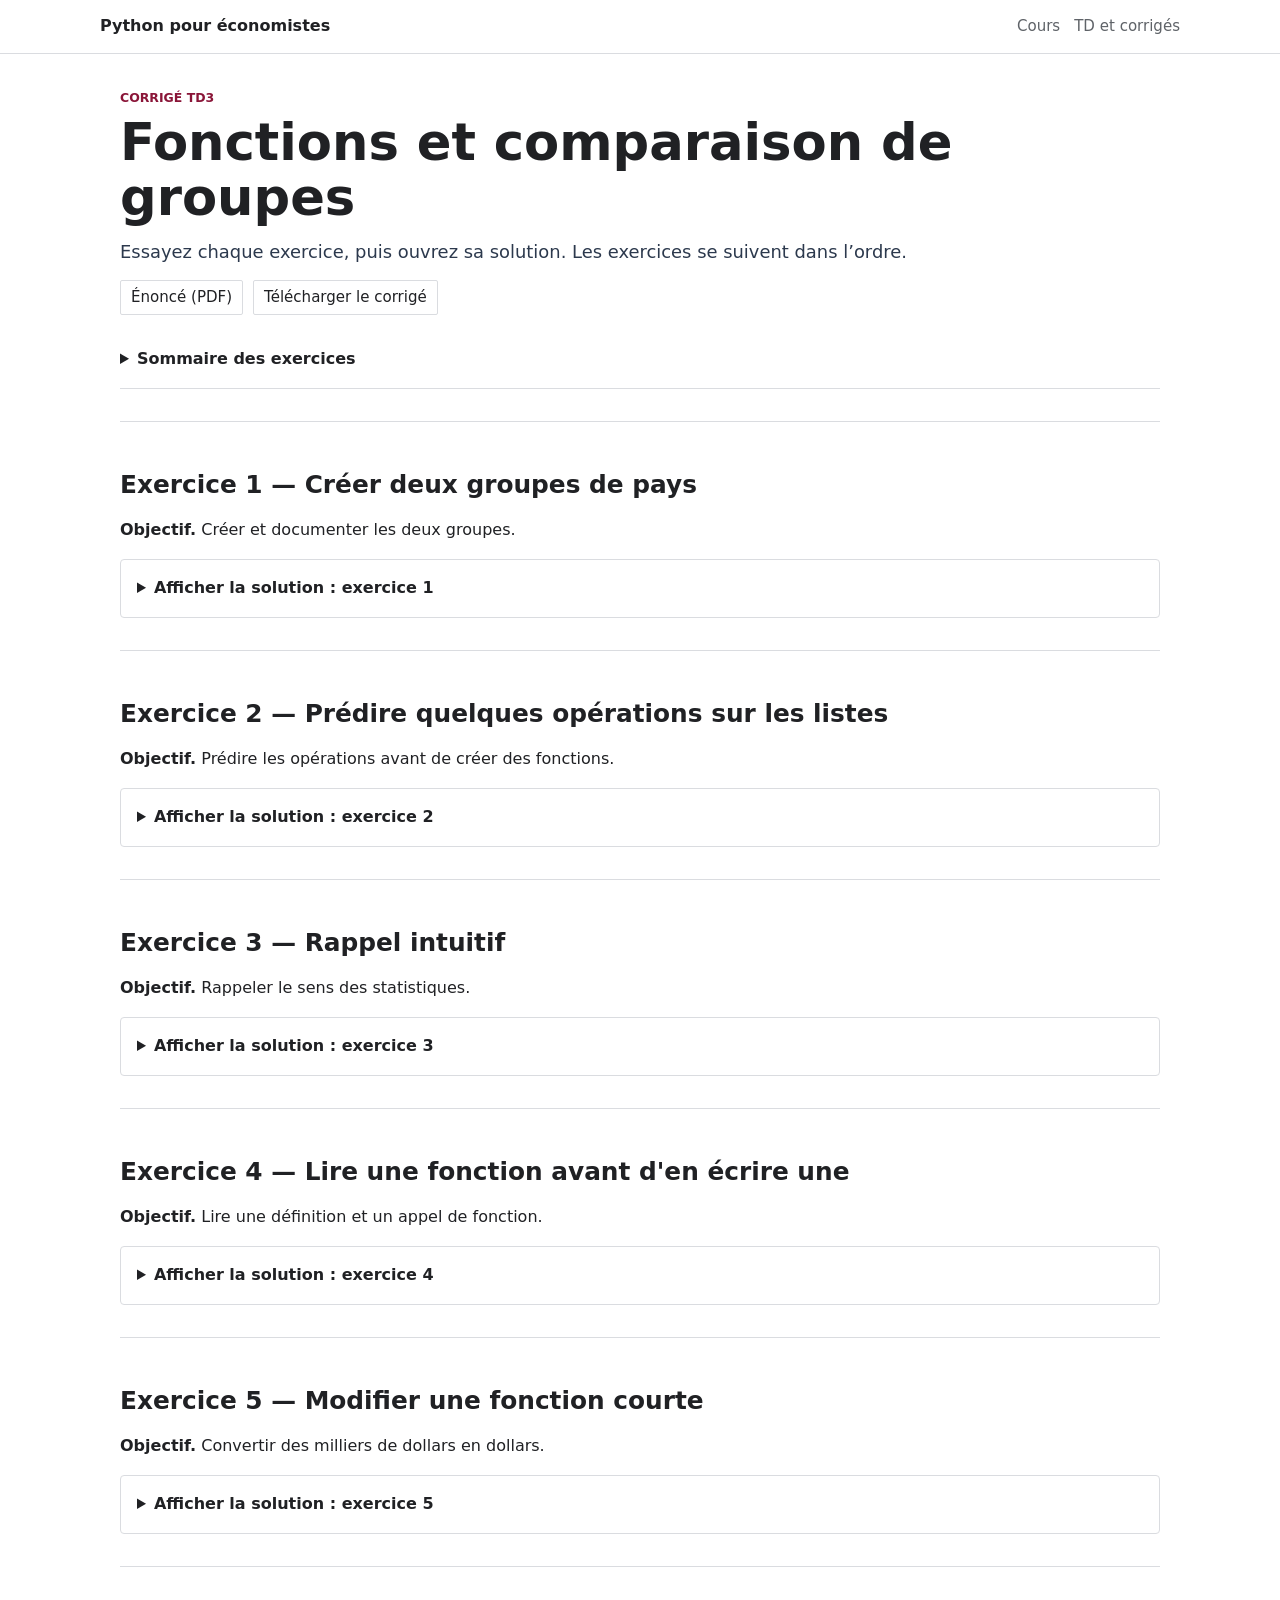
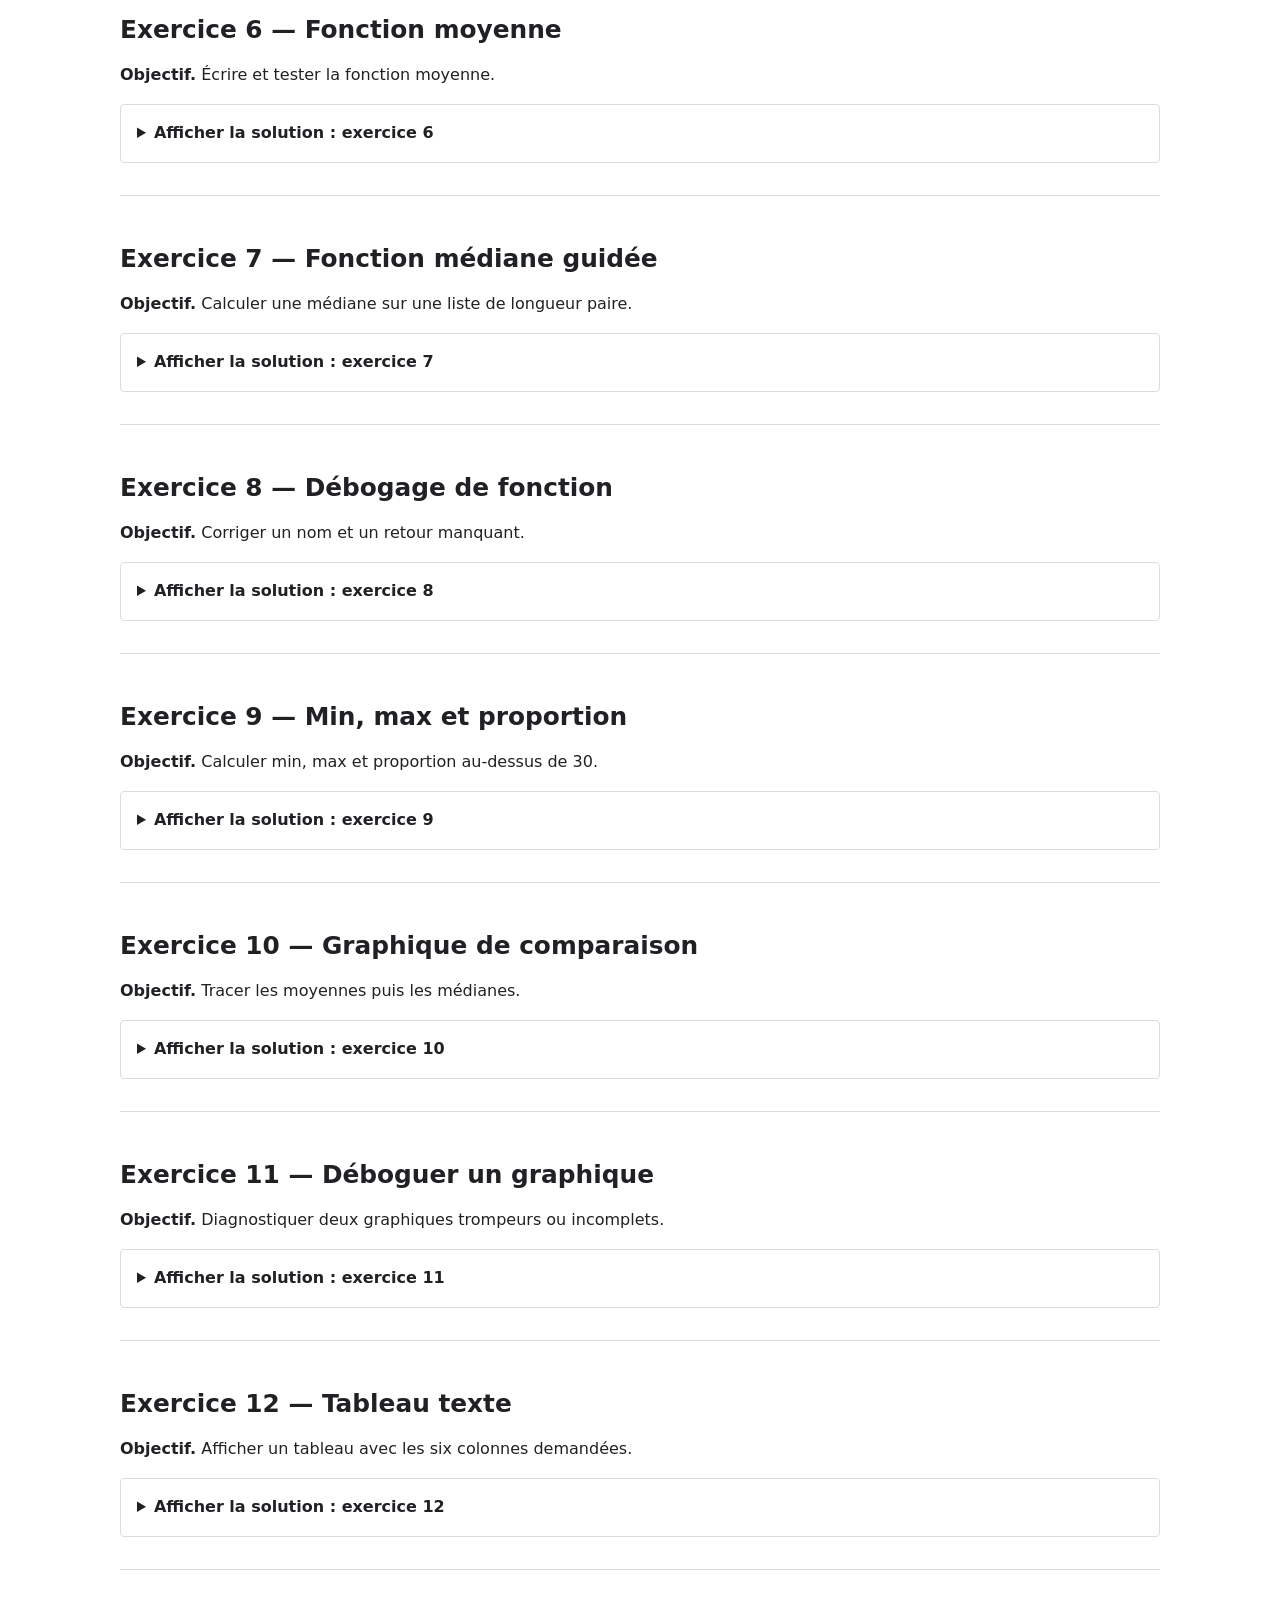
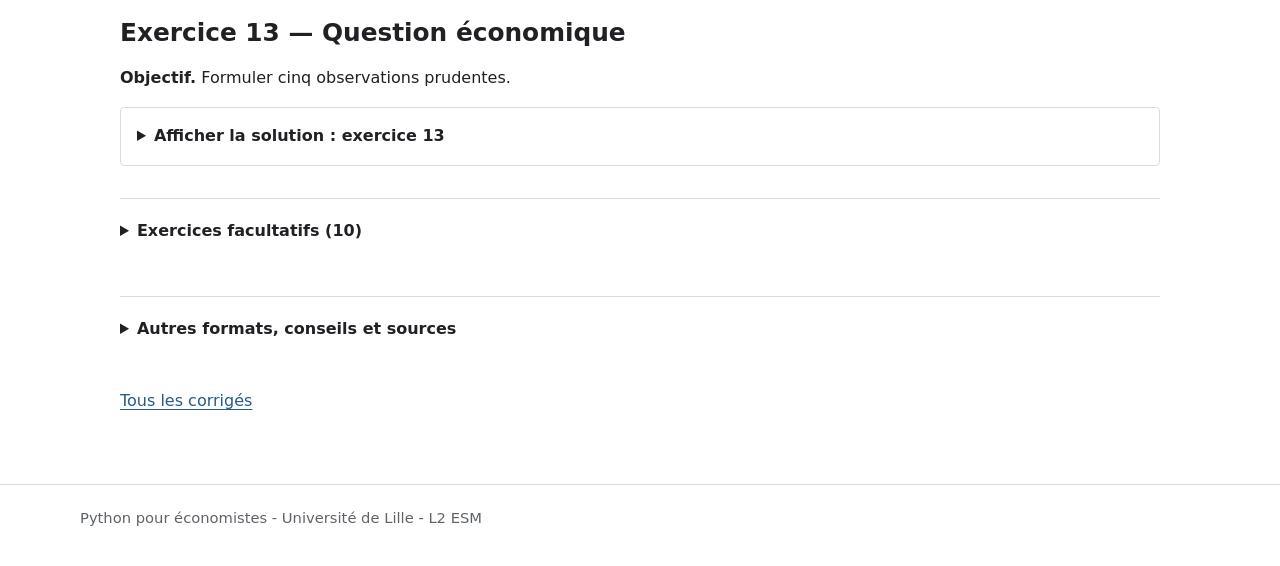
<file: docs/td3-corrige.html>
<!doctype html>
<html lang="fr">
<head>
  <meta charset="utf-8">
  <meta name="viewport" content="width=device-width, initial-scale=1">
  <title>Corrigé TD3 - Python pour économistes</title>
  <link rel="stylesheet" href="assets/style.css">
</head>
<body>
<a class="skip-link" href="#contenu">Aller au contenu</a>
<header class="site-header"><nav class="nav" aria-label="Navigation principale">
  <a class="brand" href="index.html">Python pour économistes</a>
  <div class="nav-links">
    <a href="index.html#cours">Cours</a>
    <a href="index.html#seances">TD et corrigés</a>
  </div>
</nav></header>
<main id="contenu" class="corrige">

<p class="eyebrow">Corrigé TD3</p><h1>Fonctions et comparaison de groupes</h1>
<p class="lead">Essayez chaque exercice, puis ouvrez sa solution. Les exercices se suivent dans l’ordre.</p>
<div class="link-row primary-actions">
<a class="resource-link" href="supports/tp/TP_3_revise.pdf">Énoncé (PDF)</a>
<a class="resource-link" href="supports/corr/TD3_complet.zip" download>Télécharger le corrigé</a>
</div>
<details class="sommaire"><summary>Sommaire des exercices</summary><nav aria-label="Sommaire du corrigé"><ol>
<li><a href="#exercice-1">Créer deux groupes de pays</a></li>
<li><a href="#exercice-2">Prédire quelques opérations sur les listes</a></li>
<li><a href="#exercice-3">Rappel intuitif</a></li>
<li><a href="#exercice-4">Lire une fonction avant d&#x27;en écrire une</a></li>
<li><a href="#exercice-5">Modifier une fonction courte</a></li>
<li><a href="#exercice-6">Fonction moyenne</a></li>
<li><a href="#exercice-7">Fonction médiane guidée</a></li>
<li><a href="#exercice-8">Débogage de fonction</a></li>
<li><a href="#exercice-9">Min, max et proportion</a></li>
<li><a href="#exercice-10">Graphique de comparaison</a></li>
<li><a href="#exercice-11">Déboguer un graphique</a></li>
<li><a href="#exercice-12">Tableau texte</a></li>
<li><a href="#exercice-13">Question économique</a></li>
</ol></nav></details>
<section id="exercice-1" class="exercice">
<h2>Exercice 1 — Créer deux groupes de pays</h2>
<p><strong>Objectif.</strong> Créer et documenter les deux groupes.</p>
<details><summary>Afficher la solution : exercice 1</summary>
<h3>Démarche de résolution</h3><p>Conserver l’ordre des pays et des valeurs pour savoir à quel pays correspond chaque montant.</p>
<h3>Code Python commenté</h3><pre tabindex="0"><code class="language-python">groupe_europe = [46.0, 54.0, 34.0, 38.0, 22.0, 61.0]
groupe_monde = [46.0, 76.0, 19.0, 10.0, 7.0, 3.0]
pays_europe = [&quot;France&quot;, &quot;Germany&quot;, &quot;Spain&quot;, &quot;Italy&quot;, &quot;Poland&quot;, &quot;Sweden&quot;]
pays_monde = [&quot;France&quot;, &quot;United States&quot;, &quot;China&quot;, &quot;Brazil&quot;, &quot;India&quot;, &quot;Ethiopia&quot;]
print(pays_europe, groupe_europe)
print(pays_monde, groupe_monde)
</code></pre>
<h3>Résultat et interprétation</h3><p>Deux groupes de six pays, avec France présente dans les deux. Les observations des groupes ne sont donc pas toutes distinctes.</p>
<p class="execution-label">Sortie de l’exécution de référence :</p><pre tabindex="0"><code>[&#x27;France&#x27;, &#x27;Germany&#x27;, &#x27;Spain&#x27;, &#x27;Italy&#x27;, &#x27;Poland&#x27;, &#x27;Sweden&#x27;] [46.0, 54.0, 34.0, 38.0, 22.0, 61.0]
[&#x27;France&#x27;, &#x27;United States&#x27;, &#x27;China&#x27;, &#x27;Brazil&#x27;, &#x27;India&#x27;, &#x27;Ethiopia&#x27;] [46.0, 76.0, 19.0, 10.0, 7.0, 3.0]
</code></pre>
</details></section>

<section id="exercice-2" class="exercice">
<h2>Exercice 2 — Prédire quelques opérations sur les listes</h2>
<p><strong>Objectif.</strong> Prédire les opérations avant de créer des fonctions.</p>
<details><summary>Afficher la solution : exercice 2</summary>
<h3>Démarche de résolution</h3><p>Vérifier d’abord les données sur des opérations connues : longueur, somme, tri et comparaison.</p>
<h3>Code Python commenté</h3><pre tabindex="0"><code class="language-python">print(len(groupe_europe))
print(sum(groupe_monde))
print(sorted(groupe_monde))
print(groupe_europe[0] &gt; groupe_monde[0])
# Ces contrôles permettent de séparer une erreur de données d&#x27;une erreur
# dans la fonction que l&#x27;on écrira ensuite.
</code></pre>
<h3>Résultat et interprétation</h3><p>6 ; 161.0 ; [3.0, 7.0, 10.0, 19.0, 46.0, 76.0] ; False, car 46.0 égale 46.0.</p>
<p class="execution-label">Sortie de l’exécution de référence :</p><pre tabindex="0"><code>6
161.0
[3.0, 7.0, 10.0, 19.0, 46.0, 76.0]
False
</code></pre>
</details></section>

<section id="exercice-3" class="exercice">
<h2>Exercice 3 — Rappel intuitif</h2>
<p><strong>Objectif.</strong> Rappeler le sens des statistiques.</p>
<details><summary>Afficher la solution : exercice 3</summary>
<h3>Démarche de résolution</h3><p>Décrire ce que chaque mesure résume avant d’écrire son calcul.</p>
<h3>Code Python commenté</h3><pre tabindex="0"><code class="language-python"># La moyenne additionne les valeurs et divise par leur nombre : niveau moyen.
# La médiane partage la liste triée en deux moitiés ; si la longueur est
# paire, on prend ici la moyenne des deux valeurs centrales.
# Le minimum et le maximum donnent les bornes des valeurs observées ;
# leur différence est l&#x27;étendue.
</code></pre>
<h3>Résultat et interprétation</h3><p>La moyenne est sensible aux grandes valeurs ; la médiane renseigne sur le centre de la liste triée.</p>

</details></section>

<section id="exercice-4" class="exercice">
<h2>Exercice 4 — Lire une fonction avant d&#x27;en écrire une</h2>
<p><strong>Objectif.</strong> Lire une définition et un appel de fonction.</p>
<details><summary>Afficher la solution : exercice 4</summary>
<h3>Démarche de résolution</h3><p>Une fonction est définie avant son appel. Elle calcule une valeur et return la rend disponible pour la suite.</p>
<h3>Code Python commenté</h3><pre tabindex="0"><code class="language-python">def ajouter_trois(x):
    resultat = x + 3
    return resultat

print(ajouter_trois(10))
# Paramètre : x ; argument de cet appel : 10.
# return resultat renvoie 13 ; print(...) affiche 13.
</code></pre>
<h3>Résultat et interprétation</h3><p>13.</p>
<p class="execution-label">Sortie de l’exécution de référence :</p><pre tabindex="0"><code>13
</code></pre>
</details></section>

<section id="exercice-5" class="exercice">
<h2>Exercice 5 — Modifier une fonction courte</h2>
<p><strong>Objectif.</strong> Convertir des milliers de dollars en dollars.</p>
<details><summary>Afficher la solution : exercice 5</summary>
<h3>Démarche de résolution</h3><p>Un millier vaut 1000 unités. Après changement du nom ou du paramètre, modifier aussi les endroits qui l’utilisent.</p>
<h3>Code Python commenté</h3><pre tabindex="0"><code class="language-python">def convertir_en_dollars(valeur_milliers):
    return valeur_milliers * 1000

print(convertir_en_dollars(46.0))

# Variante demandée : nouveau nom et nouveau paramètre cohérents.
def milliers_vers_dollars(montant):
    return montant * 1000

print(milliers_vers_dollars(46.0))
</code></pre>
<h3>Résultat et interprétation</h3><p>46000.0 dans les deux cas ; changer seulement l’appel provoquerait NameError.</p>
<p class="execution-label">Sortie de l’exécution de référence :</p><pre tabindex="0"><code>46000.0
46000.0
</code></pre>
</details></section>

<section id="exercice-6" class="exercice">
<h2>Exercice 6 — Fonction moyenne</h2>
<p><strong>Objectif.</strong> Écrire et tester la fonction moyenne.</p>
<details><summary>Afficher la solution : exercice 6</summary>
<h3>Démarche de résolution</h3><p>La liste donnée en argument devient valeurs pendant l’appel. Vérifier un résultat facile avant les groupes du TD.</p>
<h3>Code Python commenté</h3><pre tabindex="0"><code class="language-python">def moyenne(valeurs):
    return sum(valeurs) / len(valeurs)

print(&quot;Test attendu 12.0 :&quot;, moyenne([10, 12, 14]))
moyenne_europe = moyenne(groupe_europe)
moyenne_monde = moyenne(groupe_monde)
print(f&quot;Europe : {moyenne_europe:.2f} milliers de dollars par habitant&quot;)
print(f&quot;Monde : {moyenne_monde:.2f} milliers de dollars par habitant&quot;)
</code></pre>
<h3>Résultat et interprétation</h3><p>Test : 12.0 ; Europe : 42.50 ; Monde : 26.83.</p>
<p class="execution-label">Sortie de l’exécution de référence :</p><pre tabindex="0"><code>Test attendu 12.0 : 12.0
Europe : 42.50 milliers de dollars par habitant
Monde : 26.83 milliers de dollars par habitant
</code></pre>
<div class="callout"><strong>Point de vigilance.</strong> Une liste vide provoquerait une division par zéro. Ici les deux groupes ont six valeurs.</div></details></section>

<section id="exercice-7" class="exercice">
<h2>Exercice 7 — Fonction médiane guidée</h2>
<p><strong>Objectif.</strong> Calculer une médiane sur une liste de longueur paire.</p>
<details><summary>Afficher la solution : exercice 7</summary>
<h3>Démarche de résolution</h3><p>Trier sans modifier la liste originale. Pour six valeurs, les indices centraux sont 2 et 3, car les indices commencent à 0. // est la division entière.</p>
<h3>Code Python commenté</h3><pre tabindex="0"><code class="language-python">def mediane_paire(valeurs):
    valeurs_triees = sorted(valeurs)
    n = len(valeurs_triees)
    milieu_droit = n // 2
    milieu_gauche = milieu_droit - 1
    return (valeurs_triees[milieu_gauche] + valeurs_triees[milieu_droit]) / 2

print(&quot;Test attendu 11.0 :&quot;, mediane_paire([8, 10, 12, 14]))
mediane_europe = mediane_paire(groupe_europe)
mediane_monde = mediane_paire(groupe_monde)
print(&quot;Médianes Europe et Monde :&quot;, mediane_europe, mediane_monde)
</code></pre>
<h3>Résultat et interprétation</h3><p>11.0 ; Europe : 42.0 ; Monde : 14.5.</p>
<p class="execution-label">Sortie de l’exécution de référence :</p><pre tabindex="0"><code>Test attendu 11.0 : 11.0
Médianes Europe et Monde : 42.0 14.5
</code></pre>
<div class="callout"><strong>Point de vigilance.</strong> Cette fonction ne convient ni à une liste vide, ni à une longueur impaire. L’extension 1 propose l’adaptation.</div></details></section>

<section id="exercice-8" class="exercice">
<h2>Exercice 8 — Débogage de fonction</h2>
<p><strong>Objectif.</strong> Corriger un nom et un retour manquant.</p>
<details><summary>Afficher la solution : exercice 8</summary>
<h3>Démarche de résolution</h3><p>valeur et valeurs sont deux noms distincts. Une fonction sans return renvoie None même si elle affiche un nombre.</p>
<h3>Code Python commenté</h3><pre tabindex="0"><code class="language-python"># Premier bug : sum(valeur) utiliserait un nom non défini (NameError).
def moyenne_corrigee(valeurs):
    resultat = sum(valeurs) / len(valeurs)
    return resultat

# Deuxième bug : print seul ne renvoie pas le résultat à l&#x27;appelant.
def moyenne_avec_return(valeurs):
    return sum(valeurs) / len(valeurs)

m = moyenne_avec_return([10, 12, 14])
print(m + 1)
</code></pre>
<h3>Résultat et interprétation</h3><p>13.0. Dans le fragment initial, None + 1 provoquerait TypeError après l’affichage de 12.0.</p>
<p class="execution-label">Sortie de l’exécution de référence :</p><pre tabindex="0"><code>13.0
</code></pre>
</details></section>

<section id="exercice-9" class="exercice">
<h2>Exercice 9 — Min, max et proportion</h2>
<p><strong>Objectif.</strong> Calculer min, max et proportion au-dessus de 30.</p>
<details><summary>Afficher la solution : exercice 9</summary>
<h3>Démarche de résolution</h3><p>Écrire un compteur pour chaque groupe ; le seuil est strict. Les deux divisions ont pour dénominateur six.</p>
<h3>Code Python commenté</h3><pre tabindex="0"><code class="language-python">compteur_europe = 0
for valeur in groupe_europe:
    if valeur &gt; 30:
        compteur_europe = compteur_europe + 1
part_europe = compteur_europe / len(groupe_europe) * 100

compteur_monde = 0
for valeur in groupe_monde:
    if valeur &gt; 30:
        compteur_monde = compteur_monde + 1
part_monde = compteur_monde / len(groupe_monde) * 100

print(&quot;Europe min, max :&quot;, min(groupe_europe), max(groupe_europe))
print(&quot;Monde min, max :&quot;, min(groupe_monde), max(groupe_monde))
print(f&quot;Parts au-dessus de 30 : Europe {part_europe:.2f} %, Monde {part_monde:.2f} %&quot;)
</code></pre>
<h3>Résultat et interprétation</h3><p>Europe : min 22, max 61, 5/6 = 83.33 % ; Monde : min 3, max 76, 2/6 = 33.33 %.</p>
<p class="execution-label">Sortie de l’exécution de référence :</p><pre tabindex="0"><code>Europe min, max : 22.0 61.0
Monde min, max : 3.0 76.0
Parts au-dessus de 30 : Europe 83.33 %, Monde 33.33 %
</code></pre>
</details></section>

<section id="exercice-10" class="exercice">
<h2>Exercice 10 — Graphique de comparaison</h2>
<p><strong>Objectif.</strong> Tracer les moyennes puis les médianes.</p>
<details><summary>Afficher la solution : exercice 10</summary>
<h3>Démarche de résolution</h3><p>Appeler les fonctions déjà testées et placer deux résultats face aux deux noms de groupes. Utiliser des fichiers différents pour comparer les deux versions.</p>
<h3>Code Python commenté</h3><pre tabindex="0"><code class="language-python">import matplotlib.pyplot as plt

groupes = [&quot;Europe&quot;, &quot;Monde&quot;]
moyennes = [moyenne(groupe_europe), moyenne(groupe_monde)]
plt.figure()
plt.bar(groupes, moyennes)
plt.ylabel(&quot;Milliers de dollars internationaux par habitant&quot;)
plt.title(&quot;PIB par habitant moyen - extrait OWID&quot;)
plt.tight_layout()
plt.savefig(&quot;comparaison_pib_td3.png&quot;, dpi=300)
plt.show()
plt.close()

medianes = [mediane_paire(groupe_europe), mediane_paire(groupe_monde)]
plt.figure()
plt.bar(groupes, medianes)
plt.ylabel(&quot;Milliers de dollars internationaux par habitant&quot;)
plt.title(&quot;PIB par habitant médian - extrait OWID&quot;)
plt.tight_layout()
plt.savefig(&quot;comparaison_medianes_td3.png&quot;, dpi=300)
plt.show()
plt.close()
</code></pre>
<h3>Résultat et interprétation</h3><p>Le groupe Europe dépasse le groupe Monde dans les deux figures. L’écart des médianes est plus grand que celui des moyennes.</p>
<p class="execution-label">Sortie de l’exécution de référence :</p><figure><img loading="lazy" src="supports/corr/figures/td3-exercice-10-1.png" alt="Tracer les moyennes puis les médianes."><figcaption>Tracer les moyennes puis les médianes. Résultat de l’exécution de référence.</figcaption></figure>
<figure><img loading="lazy" src="supports/corr/figures/td3-exercice-10-2.png" alt="Tracer les moyennes puis les médianes."><figcaption>Tracer les moyennes puis les médianes. Résultat de l’exécution de référence.</figcaption></figure>
</details></section>

<section id="exercice-11" class="exercice">
<h2>Exercice 11 — Déboguer un graphique</h2>
<p><strong>Objectif.</strong> Diagnostiquer deux graphiques trompeurs ou incomplets.</p>
<details><summary>Afficher la solution : exercice 11</summary>
<h3>Démarche de résolution</h3><p>Il faut une valeur calculée pour chacun des deux groupes et créer medianes avant son emploi. Attention : matplotlib peut répéter une valeur unique pour deux étiquettes sans signaler d’erreur.</p>
<h3>Code Python commenté</h3><pre tabindex="0"><code class="language-python"># A : fournir une seule moyenne risque de la répéter sur les deux barres.
moyennes = [moyenne(groupe_europe), moyenne(groupe_monde)]
print(&quot;Longueurs pour A :&quot;, len(groupes), len(moyennes))
# B : sans définition préalable, medianes provoquerait NameError.
# Ici elle existe déjà après l&#x27;exercice 10, mais il faut vérifier sa création.
medianes = [mediane_paire(groupe_europe), mediane_paire(groupe_monde)]
print(&quot;Données corrigées A et B :&quot;, moyennes, medianes)
# Les appels plt.bar(groupes, moyennes) et plt.bar(groupes, medianes)
# sont ceux des deux graphiques corrigés à l&#x27;exercice 10.
</code></pre>
<h3>Résultat et interprétation</h3><p>Longueurs 2 et 2 ; moyennes [42.5, 26.833…] ; médianes [42.0, 14.5]. Le fragment A est une erreur de données, même s’il ne déclenche pas d’exception.</p>
<p class="execution-label">Sortie de l’exécution de référence :</p><pre tabindex="0"><code>Longueurs pour A : 2 2
Données corrigées A et B : [42.5, 26.833333333333332] [42.0, 14.5]
</code></pre>
</details></section>

<section id="exercice-12" class="exercice">
<h2>Exercice 12 — Tableau texte</h2>
<p><strong>Objectif.</strong> Afficher un tableau avec les six colonnes demandées.</p>
<details><summary>Afficher la solution : exercice 12</summary>
<h3>Démarche de résolution</h3><p>Une ligne par groupe, mêmes unités et mêmes arrondis. Aucun tableau pandas n’est nécessaire.</p>
<h3>Code Python commenté</h3><pre tabindex="0"><code class="language-python">print(&quot;groupe | moyenne | mediane | min | max | part_au_dessus_30&quot;)
print(f&quot;Europe | {moyenne_europe:.2f} | {mediane_europe:.2f} | &quot;
      f&quot;{min(groupe_europe):.1f} | {max(groupe_europe):.1f} | {part_europe:.2f} %&quot;)
print(f&quot;Monde | {moyenne_monde:.2f} | {mediane_monde:.2f} | &quot;
      f&quot;{min(groupe_monde):.1f} | {max(groupe_monde):.1f} | {part_monde:.2f} %&quot;)
# Les niveaux sont en milliers de dollars internationaux par habitant.
</code></pre>
<h3>Résultat et interprétation</h3><p>Europe : 42.50 | 42.00 | 22.0 | 61.0 | 83.33 % ; Monde : 26.83 | 14.50 | 3.0 | 76.0 | 33.33 %. Le tableau affiché peut être copié dans le rendu.</p>
<p class="execution-label">Sortie de l’exécution de référence :</p><pre tabindex="0"><code>groupe | moyenne | mediane | min | max | part_au_dessus_30
Europe | 42.50 | 42.00 | 22.0 | 61.0 | 83.33 %
Monde | 26.83 | 14.50 | 3.0 | 76.0 | 33.33 %
</code></pre>
</details></section>

<section id="exercice-13" class="exercice">
<h2>Exercice 13 — Question économique</h2>
<p><strong>Objectif.</strong> Formuler cinq observations prudentes.</p>
<details><summary>Afficher la solution : exercice 13</summary>
<h3>Démarche de résolution</h3><p>Comparer les statistiques des deux sélections, sans transformer leur différence en résultat sur tous les pays.</p>
<h3>Code Python commenté</h3><pre tabindex="0"><code class="language-python"># Le groupe Europe a la moyenne la plus élevée : 42,50 contre 26,83.
# Il a aussi la médiane la plus élevée : 42,0 contre 14,5.
# Les grandes valeurs du groupe Monde tirent davantage sa moyenne vers le haut.
# Ajouter ou retirer un pays change ces résumés ; France est dans les deux groupes.
# Six pays par groupe ne forment pas un échantillon représentatif des continents
# ou du monde : la comparaison est descriptive et dépend du choix des pays.
</code></pre>
<h3>Résultat et interprétation</h3><p>Les deux indicateurs classent ces groupes dans le même ordre, mais décrivent différemment leur répartition.</p>

</details></section>

<details id="facultatif" class="complements"><summary>Exercices facultatifs (10)</summary><p>À lire après les exercices obligatoires, dans l’ordre.</p>
<section id="extension-1" class="exercice">
<h2>Question facultative 1 — Adapter les fonctions après ajout d’un septième pays.</h2>
<p><strong>Objectif.</strong> Adapter les fonctions après ajout d’un septième pays.</p>
<details><summary>Afficher la solution : question facultative 1</summary>
<h3>Démarche de résolution</h3><p>Utiliser des valeurs déjà données : ajouter United States au premier groupe et Italy au second. Le premier devient explicitement Europe + États-Unis. Une longueur impaire impose une nouvelle médiane qui prend la seule valeur centrale.</p>
<h3>Code Python commenté</h3><pre tabindex="0"><code class="language-python">groupe_europe_et_usa = groupe_europe + [76.0]
groupe_monde_et_italie = groupe_monde + [38.0]
# Les noms élargis évitent de présenter les États-Unis comme un pays européen.
pays_europe_et_usa = pays_europe + [&quot;United States&quot;]
pays_monde_et_italie = pays_monde + [&quot;Italy&quot;]

def mediane(valeurs):
    valeurs_triees = sorted(valeurs)
    n = len(valeurs_triees)
    milieu = n // 2
    if n % 2 == 0:  # Reste de la division par 2 : zéro signifie pair.
        return (valeurs_triees[milieu - 1] + valeurs_triees[milieu]) / 2
    return valeurs_triees[milieu]

print(moyenne(groupe_europe_et_usa), mediane(groupe_europe_et_usa))
print(moyenne(groupe_monde_et_italie), mediane(groupe_monde_et_italie))
</code></pre>
<h3>Résultat et interprétation</h3><p>Médianes 46.0 et 19.0. moyenne reste correcte ; mediane_paire aurait renvoyé des résultats faux (42.0 et 14.5). Les groupes originaux sont conservés.</p>
<p class="execution-label">Sortie de l’exécution de référence :</p><pre tabindex="0"><code>47.285714285714285 46.0
28.428571428571427 19.0
</code></pre>
</details></section>

<section id="extension-2" class="exercice">
<h2>Question facultative 2 — Calculer l’étendue des deux groupes.</h2>
<p><strong>Objectif.</strong> Calculer l’étendue des deux groupes.</p>
<details><summary>Afficher la solution : question facultative 2</summary>
<h3>Démarche de résolution</h3><p>Soustraire la plus petite valeur à la plus grande.</p>
<h3>Code Python commenté</h3><pre tabindex="0"><code class="language-python">print(&quot;Étendue Europe :&quot;, max(groupe_europe) - min(groupe_europe))
print(&quot;Étendue Monde :&quot;, max(groupe_monde) - min(groupe_monde))
</code></pre>
<h3>Résultat et interprétation</h3><p>39.0 et 73.0 milliers de dollars internationaux par habitant.</p>
<p class="execution-label">Sortie de l’exécution de référence :</p><pre tabindex="0"><code>Étendue Europe : 39.0
Étendue Monde : 73.0
</code></pre>
</details></section>

<section id="extension-3" class="exercice">
<h2>Question facultative 3 — Créer une fonction de proportion.</h2>
<p><strong>Objectif.</strong> Créer une fonction de proportion.</p>
<details><summary>Afficher la solution : question facultative 3</summary>
<h3>Démarche de résolution</h3><p>Compter les valeurs qui vérifient la condition puis renvoyer un pourcentage.</p>
<h3>Code Python commenté</h3><pre tabindex="0"><code class="language-python">def proportion_au_dessus(valeurs, seuil):
    compteur = 0
    for valeur in valeurs:
        if valeur &gt; seuil:
            compteur = compteur + 1
    return compteur / len(valeurs) * 100

print(proportion_au_dessus(groupe_europe, 30))
print(proportion_au_dessus(groupe_monde, 30))
</code></pre>
<h3>Résultat et interprétation</h3><p>83.33… % et 33.33… %. La fonction suppose une liste non vide.</p>
<p class="execution-label">Sortie de l’exécution de référence :</p><pre tabindex="0"><code>83.33333333333334
33.33333333333333
</code></pre>
</details></section>

<section id="extension-4" class="exercice">
<h2>Question facultative 4 — Tester un seuil de 50.</h2>
<p><strong>Objectif.</strong> Tester un seuil de 50.</p>
<details><summary>Afficher la solution : question facultative 4</summary>
<h3>Démarche de résolution</h3><p>Changer seulement l’argument seuil.</p>
<h3>Code Python commenté</h3><pre tabindex="0"><code class="language-python">print(f&quot;Europe &gt; 50 : {proportion_au_dessus(groupe_europe, 50):.2f} %&quot;)
print(f&quot;Monde &gt; 50 : {proportion_au_dessus(groupe_monde, 50):.2f} %&quot;)
</code></pre>
<h3>Résultat et interprétation</h3><p>Europe : 2/6 = 33.33 % ; Monde : 1/6 = 16.67 %.</p>
<p class="execution-label">Sortie de l’exécution de référence :</p><pre tabindex="0"><code>Europe &gt; 50 : 33.33 %
Monde &gt; 50 : 16.67 %
</code></pre>
</details></section>

<section id="extension-5" class="exercice">
<h2>Question facultative 5 — Afficher un résumé avec une fonction.</h2>
<p><strong>Objectif.</strong> Afficher un résumé avec une fonction.</p>
<details><summary>Afficher la solution : question facultative 5</summary>
<h3>Démarche de résolution</h3><p>La fonction resume sert ici à afficher ; elle n’a pas de valeur numérique de retour à réutiliser.</p>
<h3>Code Python commenté</h3><pre tabindex="0"><code class="language-python">def resume(valeurs):
    print(&quot;Moyenne :&quot;, moyenne(valeurs))
    print(&quot;Médiane :&quot;, mediane(valeurs))
    print(&quot;Minimum :&quot;, min(valeurs))
    print(&quot;Maximum :&quot;, max(valeurs))

resume(groupe_europe)
resume(groupe_monde)
</code></pre>
<h3>Résultat et interprétation</h3><p>On retrouve les statistiques du tableau. mediane est la fonction générale de l’extension 1.</p>
<p class="execution-label">Sortie de l’exécution de référence :</p><pre tabindex="0"><code>Moyenne : 42.5
Médiane : 42.0
Minimum : 22.0
Maximum : 61.0
Moyenne : 26.833333333333332
Médiane : 14.5
Minimum : 3.0
Maximum : 76.0
</code></pre>
</details></section>

<section id="extension-6" class="exercice">
<h2>Question facultative 6 — Observer l’influence d’une valeur très élevée.</h2>
<p><strong>Objectif.</strong> Observer l’influence d’une valeur très élevée.</p>
<details><summary>Afficher la solution : question facultative 6</summary>
<h3>Démarche de résolution</h3><p>L’énoncé demande une expérience : utiliser une valeur test égale à dix fois le maximum, sans l’attribuer à un pays ni la présenter comme une donnée OWID.</p>
<h3>Code Python commenté</h3><pre tabindex="0"><code class="language-python">valeur_test = max(groupe_monde) * 10  # Test fictif : aucun pays associé.
groupe_test = groupe_monde + [valeur_test]
print(&quot;Avant :&quot;, moyenne(groupe_monde))
print(&quot;Après ajout du test :&quot;, moyenne(groupe_test))
</code></pre>
<h3>Résultat et interprétation</h3><p>La moyenne passe de 26.83 à 131.57. L’expérience illustre sa sensibilité à une valeur extrême ; le groupe original reste intact.</p>
<p class="execution-label">Sortie de l’exécution de référence :</p><pre tabindex="0"><code>Avant : 26.833333333333332
Après ajout du test : 131.57142857142858
</code></pre>
</details></section>

<section id="extension-7" class="exercice">
<h2>Question facultative 7 — Calculer un premier quartile avec une convention annoncée.</h2>
<p><strong>Objectif.</strong> Calculer un premier quartile avec une convention annoncée.</p>
<details><summary>Afficher la solution : question facultative 7</summary>
<h3>Démarche de résolution</h3><p>On choisit la méthode du rang plafond(n/4) : le premier quartile est la plus petite valeur atteignant au moins 25 % des observations triées. D’autres conventions interpolent et donnent des résultats différents.</p>
<h3>Code Python commenté</h3><pre tabindex="0"><code class="language-python">def premier_quartile(valeurs):
    valeurs_triees = sorted(valeurs)
    n = len(valeurs_triees)
    rang = (n + 3) // 4  # Plafond de n/4 pour un entier positif.
    return valeurs_triees[rang - 1]

print(premier_quartile(groupe_europe))
print(premier_quartile(groupe_monde))
</code></pre>
<h3>Résultat et interprétation</h3><p>34.0 et 7.0 : rang 2 dans chaque liste de six valeurs. Toujours préciser la méthode de quartile.</p>
<p class="execution-label">Sortie de l’exécution de référence :</p><pre tabindex="0"><code>34.0
7.0
</code></pre>
</details></section>

<section id="extension-8" class="exercice">
<h2>Question facultative 8 — Calculer un écart-type avec une formule explicite.</h2>
<p><strong>Objectif.</strong> Calculer un écart-type avec une formule explicite.</p>
<details><summary>Afficher la solution : question facultative 8</summary>
<h3>Démarche de résolution</h3><p>La formule annoncée comme fournie par l’enseignant n’est pas jointe. À titre de convention descriptive, on choisit la racine de la moyenne des carrés des écarts à la moyenne, avec division par n. Ce n’est pas l’écart-type corrigé avec n−1.</p>
<h3>Code Python commenté</h3><pre tabindex="0"><code class="language-python">def ecart_type_descriptif(valeurs):
    centre = moyenne(valeurs)
    somme_carres = 0
    for valeur in valeurs:
        somme_carres = somme_carres + (valeur - centre) ** 2
    return (somme_carres / len(valeurs)) ** 0.5

print(f&quot;Écart-type Europe : {ecart_type_descriptif(groupe_europe):.2f}&quot;)
print(f&quot;Écart-type Monde : {ecart_type_descriptif(groupe_monde):.2f}&quot;)
</code></pre>
<h3>Résultat et interprétation</h3><p>Résultats en milliers de dollars internationaux par habitant. Confirmer la convention avec l’enseignant si sa formule est distribuée séparément.</p>
<p class="execution-label">Sortie de l’exécution de référence :</p><pre tabindex="0"><code>Écart-type Europe : 12.91
Écart-type Monde : 26.11
</code></pre>
</details></section>

<section id="extension-9" class="exercice">
<h2>Question facultative 9 — Interpréter la dispersion.</h2>
<p><strong>Objectif.</strong> Interpréter la dispersion.</p>
<details><summary>Afficher la solution : question facultative 9</summary>
<h3>Démarche de résolution</h3><p>Les carrés des distances à la moyenne augmentent quand les observations sont éloignées du centre.</p>
<h3>Code Python commenté</h3><pre tabindex="0"><code class="language-python"># Un écart-type plus grand indique des valeurs plus dispersées autour
# de leur moyenne ; il est exprimé dans la même unité que les valeurs.
</code></pre>
<h3>Résultat et interprétation</h3><p>L’écart-type ne mesure pas le niveau moyen ; deux groupes peuvent avoir la même moyenne et des dispersions différentes.</p>

</details></section>

<section id="extension-10" class="exercice">
<h2>Question facultative 10 — Convertir les deux listes en dollars.</h2>
<p><strong>Objectif.</strong> Convertir les deux listes en dollars.</p>
<details><summary>Afficher la solution : question facultative 10</summary>
<h3>Démarche de résolution</h3><p>Réutiliser la fonction de conversion dans des boucles simples.</p>
<h3>Code Python commenté</h3><pre tabindex="0"><code class="language-python">europe_dollars = []
for valeur in groupe_europe:
    europe_dollars.append(convertir_en_dollars(valeur))
monde_dollars = []
for valeur in groupe_monde:
    monde_dollars.append(convertir_en_dollars(valeur))
print(europe_dollars)
print(monde_dollars)
</code></pre>
<h3>Résultat et interprétation</h3><p>Les niveaux sont multipliés par 1000 ; les proportions et le classement des pays restent identiques.</p>
<p class="execution-label">Sortie de l’exécution de référence :</p><pre tabindex="0"><code>[46000.0, 54000.0, 34000.0, 38000.0, 22000.0, 61000.0]
[46000.0, 76000.0, 19000.0, 10000.0, 7000.0, 3000.0]
</code></pre>
</details></section>

</details><details class="complements"><summary>Autres formats, conseils et sources</summary>
<p><a href="supports/corr/TD3_corrige.ipynb" download>Notebook (.ipynb)</a> · <a href="supports/corr/TD3_corrige.py" download>Script Python (.py)</a></p>
<p>Les valeurs sont les extraits arrondis de l’énoncé, en milliers de dollars internationaux par habitant. Le groupe nommé Monde est une sélection de six pays, pas une moyenne mondiale. Les fonctions obligatoires supposent des listes non vides ; mediane_paire suppose une longueur paire.</p>
<p>Extraire le dossier téléchargé avant de travailler. Pour ouvrir une solution au clavier, utiliser Tab puis Entrée ou Espace. Les zones de code peuvent défiler horizontalement. Les sorties sont celles d’une exécution ; les tirages du TD4 peuvent varier.</p>
<details id="pseudo-1"><summary>Démarche en pseudo-code 1 — Automatiser une statistique</summary><pre tabindex="0"><code># Objectif : comparer deux listes de valeurs
# Entrees : liste_groupe_a, liste_groupe_b
# Definir une fonction moyenne(liste)
# Definir une fonction mediane(liste)
# Appliquer les fonctions aux deux groupes
# Comparer les resultats
# Sortie : tableau + phrase d&#x27;interpretation</code></pre><p>Les exercices ci-dessous mettent en œuvre ce plan.</p></details>
<details id="pseudo-2"><summary>Démarche en pseudo-code 2 — Comparer deux groupes par un graphique</summary><pre tabindex="0"><code># Objectif : comparer visuellement deux resultats
# Entree : deux listes de valeurs et une fonction moyenne
# 1. Calculer la moyenne du groupe Europe
# 2. Calculer la moyenne du groupe Monde
# 3. Placer les deux resultats dans une liste
# 4. Tracer une barre par groupe
# 5. Sauvegarder la figure
# Sortie : comparaison lisible</code></pre><p>Les exercices ci-dessous mettent en œuvre ce plan.</p></details>
<h2>Sources</h2><p>Les extraits des TD1 à TD4 sont ceux des énoncés. Les CSV complémentaires sont des copies des fichiers du dépôt, dont la date de téléchargement initial n’est pas documentée.
<a href="supports/corr/data/provenance.json">Consulter les sources et empreintes SHA-256 des CSV</a>.</p>
</details><p class="return-link"><a href="corriges.html">Tous les corrigés</a></p></main><footer class="footer"><div class="footer-inner">
Python pour économistes - Université de Lille - L2 ESM
</div></footer></body></html>
</file>
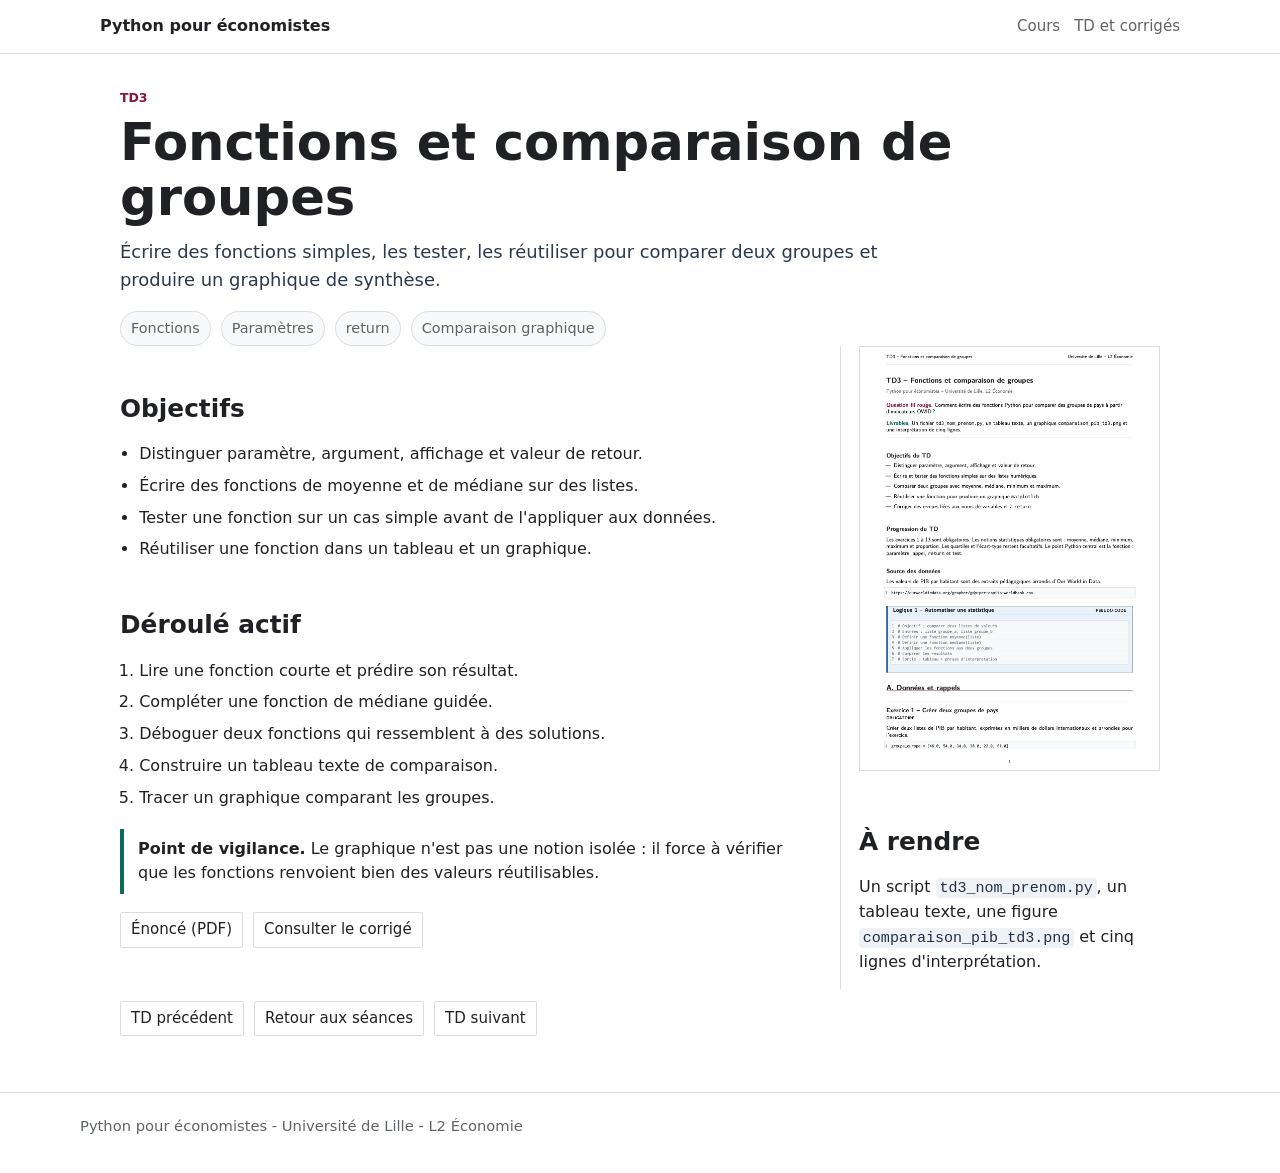
<file: docs/td3.html>
<!doctype html>
<html lang="fr">
  <head>
    <meta charset="utf-8">
    <meta name="viewport" content="width=device-width, initial-scale=1">
    <title>TD3 - Python pour économistes</title>
    <link rel="stylesheet" href="assets/style.css">
  </head>
  <body>
    <header class="site-header">
      <nav class="nav" aria-label="Navigation principale">
        <a class="brand" href="index.html">Python pour économistes</a>
        <div class="nav-links">
          <a href="index.html#cours">Cours</a>
          <a href="index.html#seances">TD et corrigés</a>
        </div>
      </nav>
    </header>

    <main>
      <p class="eyebrow">TD3</p>
      <h1>Fonctions et comparaison de groupes</h1>
      <p class="lead">Écrire des fonctions simples, les tester, les réutiliser pour comparer deux groupes et produire un graphique de synthèse.</p>
      <ul class="meta">
        <li>Fonctions</li>
        <li>Paramètres</li>
        <li>return</li>
        <li>Comparaison graphique</li>
      </ul>

      <section class="td-layout">
        <article>
          <h2>Objectifs</h2>
          <ul class="plain-list">
            <li>Distinguer paramètre, argument, affichage et valeur de retour.</li>
            <li>Écrire des fonctions de moyenne et de médiane sur des listes.</li>
            <li>Tester une fonction sur un cas simple avant de l'appliquer aux données.</li>
            <li>Réutiliser une fonction dans un tableau et un graphique.</li>
          </ul>

          <h2>Déroulé actif</h2>
          <ol class="plain-list">
            <li>Lire une fonction courte et prédire son résultat.</li>
            <li>Compléter une fonction de médiane guidée.</li>
            <li>Déboguer deux fonctions qui ressemblent à des solutions.</li>
            <li>Construire un tableau texte de comparaison.</li>
            <li>Tracer un graphique comparant les groupes.</li>
          </ol>

          <div class="callout">
            <strong>Point de vigilance.</strong> Le graphique n'est pas une notion isolée : il force à vérifier que les fonctions renvoient bien des valeurs réutilisables.
          </div>

          <div class="link-row">
            <a class="resource-link" href="supports/tp/TP_3_revise.pdf">Énoncé (PDF)</a>
            <a class="resource-link" href="td3-corrige.html">Consulter le corrigé</a>
          </div>
        </article>

        <aside class="detail-panel">
          <img class="td-preview" src="assets/previews/tp3-preview.png" alt="Aperçu du TD3">
          <h2>À rendre</h2>
          <p>Un script <code>td3_nom_prenom.py</code>, un tableau texte, une figure <code>comparaison_pib_td3.png</code> et cinq lignes d'interprétation.</p>
        </aside>
      </section>

      <nav class="pager" aria-label="Navigation TD">
        <a href="td2.html">TD précédent</a>
        <a href="index.html#seances">Retour aux séances</a>
        <a href="td4.html">TD suivant</a>
      </nav>
    </main>

    <footer class="footer">
      <div class="footer-inner">Python pour économistes - Université de Lille - L2 Économie</div>
    </footer>
  </body>
</html>
</file>
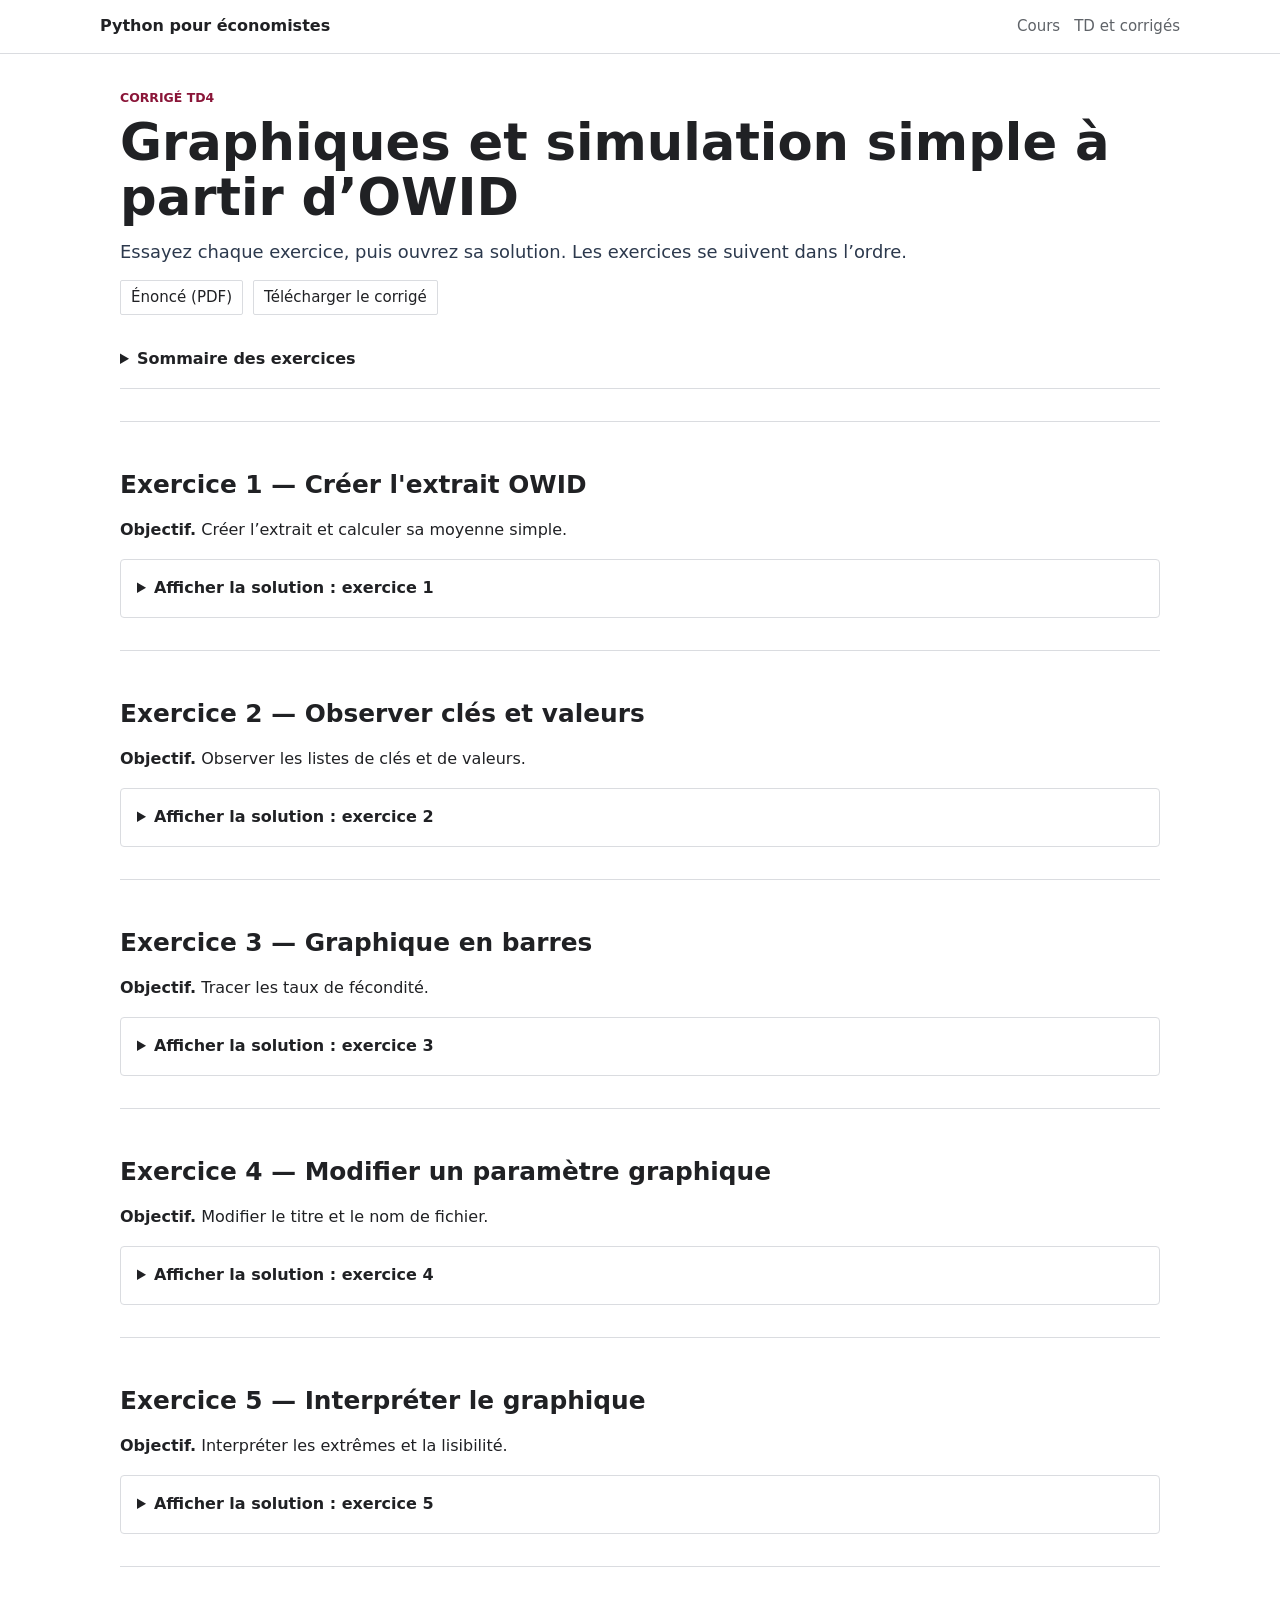
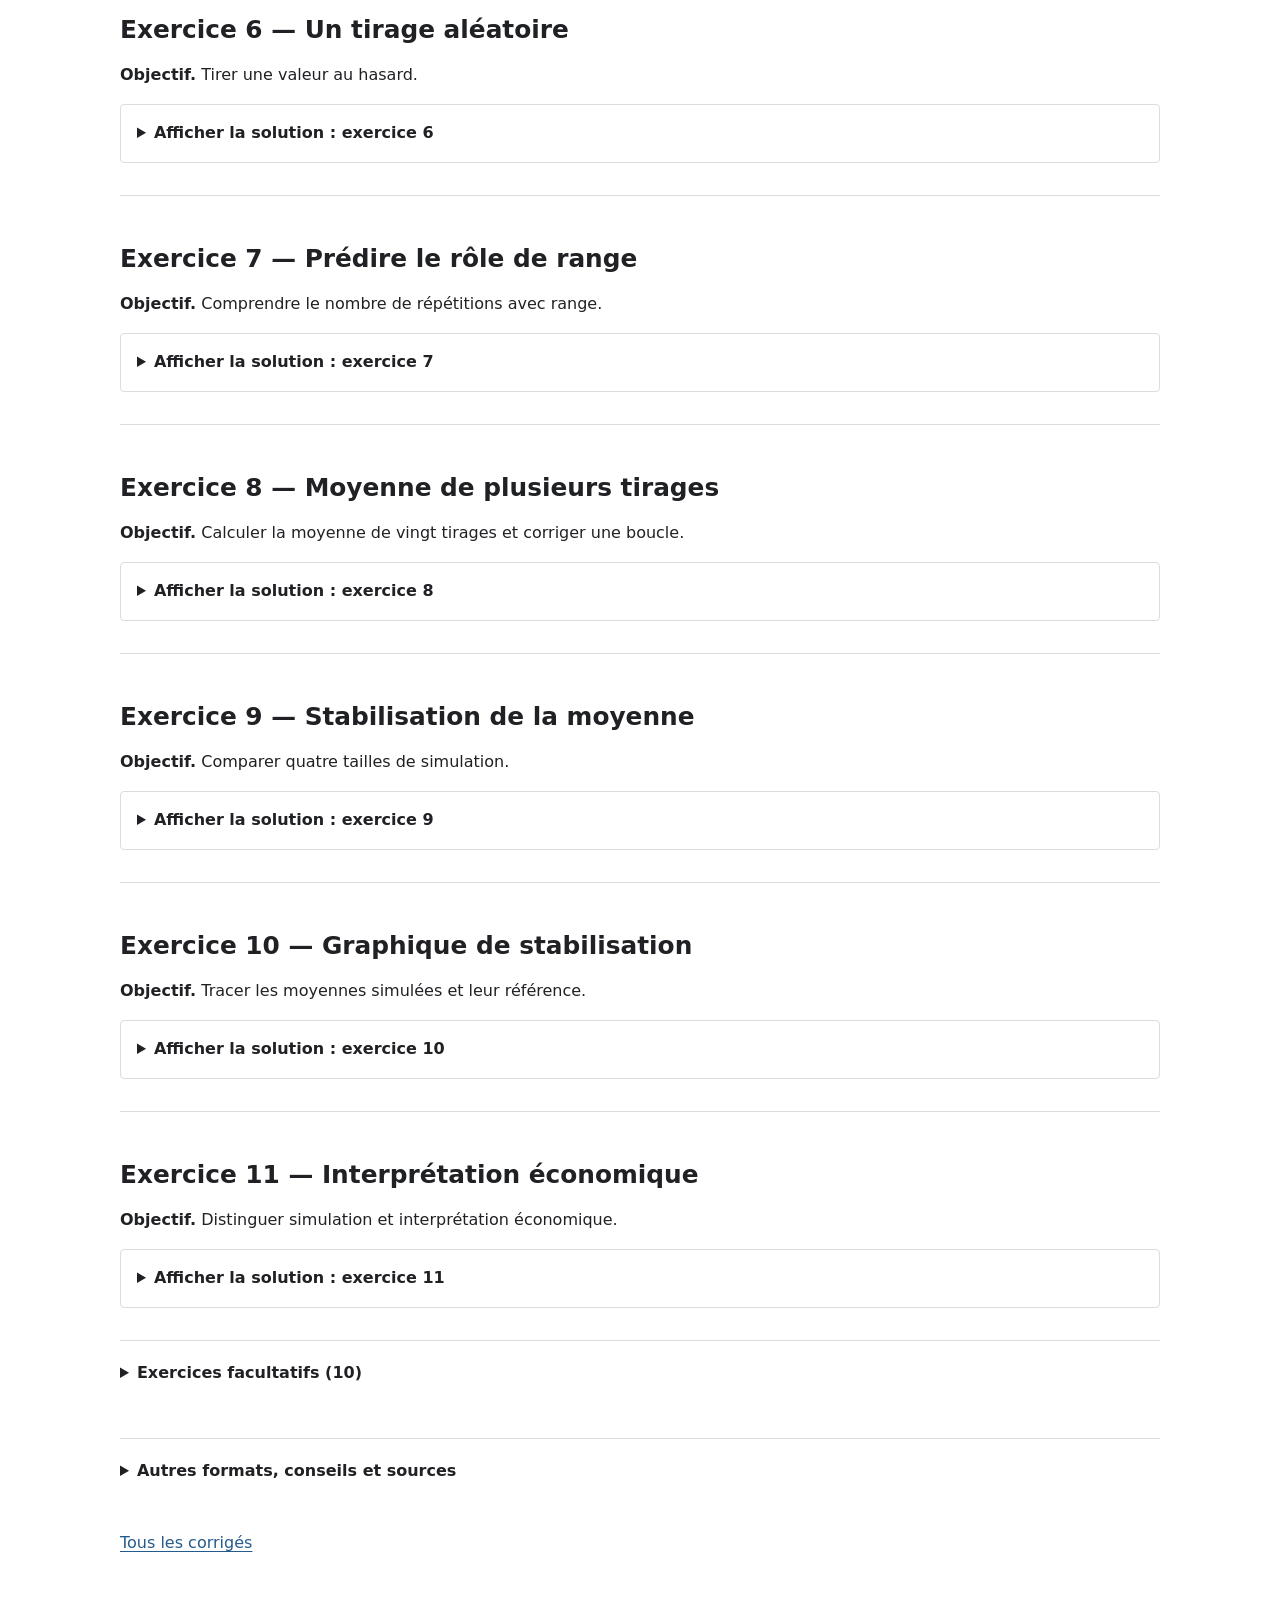
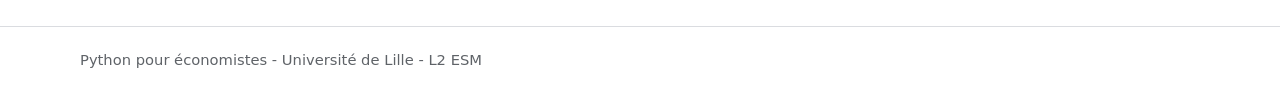
<file: docs/td4-corrige.html>
<!doctype html>
<html lang="fr">
<head>
  <meta charset="utf-8">
  <meta name="viewport" content="width=device-width, initial-scale=1">
  <title>Corrigé TD4 - Python pour économistes</title>
  <link rel="stylesheet" href="assets/style.css">
</head>
<body>
<a class="skip-link" href="#contenu">Aller au contenu</a>
<header class="site-header"><nav class="nav" aria-label="Navigation principale">
  <a class="brand" href="index.html">Python pour économistes</a>
  <div class="nav-links">
    <a href="index.html#cours">Cours</a>
    <a href="index.html#seances">TD et corrigés</a>
  </div>
</nav></header>
<main id="contenu" class="corrige">

<p class="eyebrow">Corrigé TD4</p><h1>Graphiques et simulation simple à partir d’OWID</h1>
<p class="lead">Essayez chaque exercice, puis ouvrez sa solution. Les exercices se suivent dans l’ordre.</p>
<div class="link-row primary-actions">
<a class="resource-link" href="supports/tp/TP_4_revise.pdf">Énoncé (PDF)</a>
<a class="resource-link" href="supports/corr/TD4_complet.zip" download>Télécharger le corrigé</a>
</div>
<details class="sommaire"><summary>Sommaire des exercices</summary><nav aria-label="Sommaire du corrigé"><ol>
<li><a href="#exercice-1">Créer l&#x27;extrait OWID</a></li>
<li><a href="#exercice-2">Observer clés et valeurs</a></li>
<li><a href="#exercice-3">Graphique en barres</a></li>
<li><a href="#exercice-4">Modifier un paramètre graphique</a></li>
<li><a href="#exercice-5">Interpréter le graphique</a></li>
<li><a href="#exercice-6">Un tirage aléatoire</a></li>
<li><a href="#exercice-7">Prédire le rôle de range</a></li>
<li><a href="#exercice-8">Moyenne de plusieurs tirages</a></li>
<li><a href="#exercice-9">Stabilisation de la moyenne</a></li>
<li><a href="#exercice-10">Graphique de stabilisation</a></li>
<li><a href="#exercice-11">Interprétation économique</a></li>
</ol></nav></details>
<section id="exercice-1" class="exercice">
<h2>Exercice 1 — Créer l&#x27;extrait OWID</h2>
<p><strong>Objectif.</strong> Créer l’extrait et calculer sa moyenne simple.</p>
<details><summary>Afficher la solution : exercice 1</summary>
<h3>Démarche de résolution</h3><p>Les valeurs du dictionnaire deviennent une liste ; leur moyenne servira de référence dans la simulation.</p>
<h3>Code Python commenté</h3><pre tabindex="0"><code class="language-python">fertilite = {
    &quot;World&quot;: 2.3,
    &quot;France&quot;: 1.8,
    &quot;United States&quot;: 1.6,
    &quot;Japan&quot;: 1.2,
    &quot;India&quot;: 2.0,
    &quot;Nigeria&quot;: 4.5,
    &quot;Niger&quot;: 6.1,
    &quot;Brazil&quot;: 1.6,
    &quot;Ethiopia&quot;: 3.9,
    &quot;China&quot;: 1.0
}
valeurs = list(fertilite.values())
moyenne_initiale = sum(valeurs) / len(valeurs)
print(&quot;Nombre d&#x27;observations :&quot;, len(valeurs))
print(f&quot;Moyenne simple : {moyenne_initiale:.2f} enfants par femme&quot;)
</code></pre>
<h3>Résultat et interprétation</h3><p>10 observations ; 2.60 enfants par femme. La référence World de l’extrait vaut 2.3 : ce sont deux calculs différents.</p>
<p class="execution-label">Sortie de l’exécution de référence :</p><pre tabindex="0"><code>Nombre d&#x27;observations : 10
Moyenne simple : 2.60 enfants par femme
</code></pre>
</details></section>

<section id="exercice-2" class="exercice">
<h2>Exercice 2 — Observer clés et valeurs</h2>
<p><strong>Objectif.</strong> Observer les listes de clés et de valeurs.</p>
<details><summary>Afficher la solution : exercice 2</summary>
<h3>Démarche de résolution</h3><p>keys et values suivent le même ordre d’insertion. La tranche [:3] conserve les trois premiers éléments.</p>
<h3>Code Python commenté</h3><pre tabindex="0"><code class="language-python">pays = list(fertilite.keys())
valeurs = list(fertilite.values())
print(pays[:3])
print(valeurs[:3])
print(len(pays) == len(valeurs))
# Chaque barre doit avoir à la fois une étiquette et une hauteur.
</code></pre>
<h3>Résultat et interprétation</h3><p>[&#x27;World&#x27;, &#x27;France&#x27;, &#x27;United States&#x27;] ; [2.3, 1.8, 1.6] ; True.</p>
<p class="execution-label">Sortie de l’exécution de référence :</p><pre tabindex="0"><code>[&#x27;World&#x27;, &#x27;France&#x27;, &#x27;United States&#x27;]
[2.3, 1.8, 1.6]
True
</code></pre>
</details></section>

<section id="exercice-3" class="exercice">
<h2>Exercice 3 — Graphique en barres</h2>
<p><strong>Objectif.</strong> Tracer les taux de fécondité.</p>
<details><summary>Afficher la solution : exercice 3</summary>
<h3>Démarche de résolution</h3><p>Utiliser les noms sur l’axe horizontal et les valeurs sur l’axe vertical. Garder le zéro comme origine des barres.</p>
<h3>Code Python commenté</h3><pre tabindex="0"><code class="language-python">import matplotlib.pyplot as plt

plt.figure()
plt.bar(pays, valeurs)
plt.xticks(rotation=45, ha=&quot;right&quot;)
plt.ylabel(&quot;Enfants par femme&quot;)
plt.title(&quot;Taux de fécondité - extrait OWID&quot;)
plt.tight_layout()
plt.savefig(&quot;fertilite_barres.png&quot;, dpi=300)
plt.show()
plt.close()
</code></pre>
<h3>Résultat et interprétation</h3><p>Une figure de dix barres : Niger est la plus haute, China la plus basse. World est une référence agrégée.</p>
<p class="execution-label">Sortie de l’exécution de référence :</p><figure><img loading="lazy" src="supports/corr/figures/td4-exercice-3-1.png" alt="Tracer les taux de fécondité."><figcaption>Tracer les taux de fécondité. Résultat de l’exécution de référence.</figcaption></figure>
</details></section>

<section id="exercice-4" class="exercice">
<h2>Exercice 4 — Modifier un paramètre graphique</h2>
<p><strong>Objectif.</strong> Modifier le titre et le nom de fichier.</p>
<details><summary>Afficher la solution : exercice 4</summary>
<h3>Démarche de résolution</h3><p>Reprendre les mêmes données et les mêmes paramètres graphiques ; changer seulement ces deux éléments.</p>
<h3>Code Python commenté</h3><pre tabindex="0"><code class="language-python">plt.figure()
plt.bar(pays, valeurs)
plt.xticks(rotation=45, ha=&quot;right&quot;)
plt.ylabel(&quot;Enfants par femme&quot;)
plt.title(&quot;Taux de fécondité - extrait pédagogique arrondi&quot;)
plt.tight_layout()
plt.savefig(&quot;fertilite_barres_version2.png&quot;, dpi=300)
plt.show()
plt.close()
</code></pre>
<h3>Résultat et interprétation</h3><p>Les deux fichiers fertilite_barres.png et fertilite_barres_version2.png existent avec les mêmes hauteurs de barres.</p>
<p class="execution-label">Sortie de l’exécution de référence :</p><figure><img loading="lazy" src="supports/corr/figures/td4-exercice-4-1.png" alt="Modifier le titre et le nom de fichier."><figcaption>Modifier le titre et le nom de fichier. Résultat de l’exécution de référence.</figcaption></figure>
</details></section>

<section id="exercice-5" class="exercice">
<h2>Exercice 5 — Interpréter le graphique</h2>
<p><strong>Objectif.</strong> Interpréter les extrêmes et la lisibilité.</p>
<details><summary>Afficher la solution : exercice 5</summary>
<h3>Démarche de résolution</h3><p>Lire les deux barres extrêmes puis expliquer ce que la représentation facilite.</p>
<h3>Code Python commenté</h3><pre tabindex="0"><code class="language-python"># Niger a le taux le plus élevé dans l&#x27;extrait : 6,1 enfants par femme.
# China a le taux le plus faible : 1,0 enfant par femme.
# Les hauteurs des barres facilitent la comparaison des niveaux et des écarts,
# à condition de conserver des axes et des unités lisibles.
</code></pre>
<h3>Résultat et interprétation</h3><p>Les conclusions portent sur cet extrait arrondi, pas sur l’ensemble des pays.</p>

</details></section>

<section id="exercice-6" class="exercice">
<h2>Exercice 6 — Un tirage aléatoire</h2>
<p><strong>Objectif.</strong> Tirer une valeur au hasard.</p>
<details><summary>Afficher la solution : exercice 6</summary>
<h3>Démarche de résolution</h3><p>random fait partie de Python. choice choisit un élément de la liste ; les valeurs peuvent être tirées à nouveau lors des appels suivants.</p>
<h3>Code Python commenté</h3><pre tabindex="0"><code class="language-python">import random

tirage = random.choice(valeurs)
print(&quot;Un tirage :&quot;, tirage)
</code></pre>
<h3>Résultat et interprétation</h3><p>La valeur appartient à la liste et peut changer à chaque exécution. Deux exécutions peuvent aussi donner le même résultat.</p>
<p class="execution-label">Sortie de l’exécution de référence :</p><pre tabindex="0"><code>Un tirage : 1.6
</code></pre>
<div class="callout"><strong>Point de vigilance.</strong> Les dix positions ont le même poids. La valeur 1.6 apparaît deux fois et a donc deux chances sur dix d’être tirée.</div></details></section>

<section id="exercice-7" class="exercice">
<h2>Exercice 7 — Prédire le rôle de range</h2>
<p><strong>Objectif.</strong> Comprendre le nombre de répétitions avec range.</p>
<details><summary>Afficher la solution : exercice 7</summary>
<h3>Démarche de résolution</h3><p>range(3) fournit 0, 1 et 2 ; la borne finale 3 est exclue.</p>
<h3>Code Python commenté</h3><pre tabindex="0"><code class="language-python">for i in range(3):
    print(i)
for i in range(1):
    print(&quot;tirage&quot;)
# range(20) fournit vingt entiers, de 0 à 19 : vingt tours de boucle.
</code></pre>
<h3>Résultat et interprétation</h3><p>Trois lignes (0, 1, 2), puis une ligne tirage.</p>
<p class="execution-label">Sortie de l’exécution de référence :</p><pre tabindex="0"><code>0
1
2
tirage
</code></pre>
</details></section>

<section id="exercice-8" class="exercice">
<h2>Exercice 8 — Moyenne de plusieurs tirages</h2>
<p><strong>Objectif.</strong> Calculer la moyenne de vingt tirages et corriger une boucle.</p>
<details><summary>Afficher la solution : exercice 8</summary>
<h3>Démarche de résolution</h3><p>Ajouter une valeur à la liste à chaque tour puis calculer la moyenne hors de la boucle.</p>
<h3>Code Python commenté</h3><pre tabindex="0"><code class="language-python">tirages = []
for i in range(20):
    tirages.append(random.choice(valeurs))
moyenne_tirages = sum(tirages) / len(tirages)
print(&quot;Nombre de tirages :&quot;, len(tirages))
print(f&quot;Moyenne des tirages : {moyenne_tirages:.3f}&quot;)
print(f&quot;Référence de la liste : {moyenne_initiale:.3f}&quot;)
# Sans : à la fin de for, Python signale SyntaxError.
# Sans indentation du corps de for, Python signale IndentationError.
</code></pre>
<h3>Résultat et interprétation</h3><p>20 tirages ; leur moyenne fluctue autour de 2.60 et peut être au-dessus ou au-dessous. Les deux-points et l’indentation sont obligatoires.</p>
<p class="execution-label">Sortie de l’exécution de référence :</p><pre tabindex="0"><code>Nombre de tirages : 20
Moyenne des tirages : 2.490
Référence de la liste : 2.600
</code></pre>
</details></section>

<section id="exercice-9" class="exercice">
<h2>Exercice 9 — Stabilisation de la moyenne</h2>
<p><strong>Objectif.</strong> Comparer quatre tailles de simulation.</p>
<details><summary>Afficher la solution : exercice 9</summary>
<h3>Démarche de résolution</h3><p>La liste tirages doit être remise à zéro pour chaque taille. Les simulations sont distinctes, et non les préfixes d’un seul tirage de 1000 valeurs.</p>
<h3>Code Python commenté</h3><pre tabindex="0"><code class="language-python">tailles = [5, 20, 100, 1000]
for n in tailles:
    tirages = []
    for i in range(n):
        tirages.append(random.choice(valeurs))
    print(f&quot;Pour {n} tirages : moyenne {sum(tirages) / len(tirages):.3f}&quot;)
</code></pre>
<h3>Résultat et interprétation</h3><p>Quatre moyennes simulées, généralement plus proches de 2.60 aux grandes tailles. La distance ne diminue pas nécessairement à chaque étape.</p>
<p class="execution-label">Sortie de l’exécution de référence :</p><pre tabindex="0"><code>Pour 5 tirages : moyenne 2.760
Pour 20 tirages : moyenne 2.665
Pour 100 tirages : moyenne 2.450
Pour 1000 tirages : moyenne 2.598
</code></pre>
</details></section>

<section id="exercice-10" class="exercice">
<h2>Exercice 10 — Graphique de stabilisation</h2>
<p><strong>Objectif.</strong> Tracer les moyennes simulées et leur référence.</p>
<details><summary>Afficher la solution : exercice 10</summary>
<h3>Démarche de résolution</h3><p>Conserver une moyenne par taille dans une deuxième liste. La ligne horizontale représente la moyenne connue de la liste de départ.</p>
<h3>Code Python commenté</h3><pre tabindex="0"><code class="language-python">tailles = [5, 20, 100, 1000]
moyennes_simulees = []
for n in tailles:
    tirages = []
    for i in range(n):
        tirages.append(random.choice(valeurs))
    moyenne_n = sum(tirages) / len(tirages)
    moyennes_simulees.append(moyenne_n)
print(&quot;Moyennes représentées :&quot;, moyennes_simulees)

plt.figure()
plt.plot(tailles, moyennes_simulees, marker=&quot;o&quot;, label=&quot;Simulations&quot;)
plt.axhline(moyenne_initiale, linestyle=&quot;--&quot;, label=&quot;Moyenne de l&#x27;extrait : 2,60&quot;)
plt.xlabel(&quot;Nombre de tirages&quot;)
plt.ylabel(&quot;Moyenne simulée (enfants par femme)&quot;)
plt.title(&quot;Moyennes de tirages dans l&#x27;extrait pédagogique&quot;)
plt.legend()
plt.tight_layout()
plt.savefig(&quot;simulation_moyenne.png&quot;, dpi=300)
plt.show()
plt.close()
</code></pre>
<h3>Résultat et interprétation</h3><p>Quatre points et une ligne de référence à 2.60. Cette figure utilise de nouveaux tirages : les moyennes peuvent différer de celles de l’exercice 9.</p>
<p class="execution-label">Sortie de l’exécution de référence :</p><pre tabindex="0"><code>Moyennes représentées : [2.7600000000000002, 2.9, 2.6609999999999996, 2.5806]
</code></pre>
<figure><img loading="lazy" src="supports/corr/figures/td4-exercice-10-1.png" alt="Tracer les moyennes simulées et leur référence."><figcaption>Tracer les moyennes simulées et leur référence. Résultat de l’exécution de référence.</figcaption></figure>
</details></section>

<section id="exercice-11" class="exercice">
<h2>Exercice 11 — Interprétation économique</h2>
<p><strong>Objectif.</strong> Distinguer simulation et interprétation économique.</p>
<details><summary>Afficher la solution : exercice 11</summary>
<h3>Démarche de résolution</h3><p>La simulation reproduit la liste choisie avec le même poids pour chaque position ; elle ne crée pas de nouvelles observations sur la population mondiale.</p>
<h3>Code Python commenté</h3><pre tabindex="0"><code class="language-python"># La moyenne de 2,60 résume les dix valeurs sélectionnées, sans pondération.
# Avec davantage de tirages indépendants, la moyenne fluctue généralement moins
# autour de la moyenne de cette liste, sans rapprochement nécessaire à chaque étape.
# Cette liste mêle un agrégat World et neuf pays, sans poids démographiques :
# la simulation ne mesure donc pas directement le taux mondial de fécondité.
# Changer les pays ou leurs poids change la distribution de départ et sa moyenne.
</code></pre>
<h3>Résultat et interprétation</h3><p>La stabilisation concerne ce mécanisme de tirage dans une liste, et non une tendance démographique observée.</p>

</details></section>

<details id="facultatif" class="complements"><summary>Exercices facultatifs (10)</summary><p>À lire après les exercices obligatoires, dans l’ordre.</p>
<section id="extension-1" class="exercice">
<h2>Question facultative 1 — Fixer et répéter une graine.</h2>
<p><strong>Objectif.</strong> Fixer et répéter une graine.</p>
<details><summary>Afficher la solution : question facultative 1</summary>
<h3>Démarche de résolution</h3><p>Replacer la même graine avant deux séries identiques reproduit la même suite dans le même environnement Python. Un seul seed au début n’oblige pas tous les tirages à être identiques.</p>
<h3>Code Python commenté</h3><pre tabindex="0"><code class="language-python">random.seed(123)
serie_a = []
for i in range(5):
    serie_a.append(random.choice(valeurs))
random.seed(123)
serie_b = []
for i in range(5):
    serie_b.append(random.choice(valeurs))
print(serie_a)
print(serie_b)
print(&quot;Séries identiques :&quot;, serie_a == serie_b)
</code></pre>
<h3>Résultat et interprétation</h3><p>True. La graine est introduite ici, comme dans la progression de l’énoncé.</p>
<p class="execution-label">Sortie de l’exécution de référence :</p><pre tabindex="0"><code>[2.3, 2.0, 1.8, 6.1, 2.0]
[2.3, 2.0, 1.8, 6.1, 2.0]
Séries identiques : True
</code></pre>
</details></section>

<section id="extension-2" class="exercice">
<h2>Question facultative 2 — Comparer dix moyennes de vingt tirages.</h2>
<p><strong>Objectif.</strong> Comparer dix moyennes de vingt tirages.</p>
<details><summary>Afficher la solution : question facultative 2</summary>
<h3>Démarche de résolution</h3><p>La boucle extérieure représente les simulations ; la boucle intérieure représente les tirages d’une simulation.</p>
<h3>Code Python commenté</h3><pre tabindex="0"><code class="language-python">moyennes_20 = []
for simulation in range(10):
    tirages_20 = []
    for i in range(20):
        tirages_20.append(random.choice(valeurs))
    moyennes_20.append(sum(tirages_20) / len(tirages_20))
print(moyennes_20)
</code></pre>
<h3>Résultat et interprétation</h3><p>Dix moyennes qui varient autour de 2.60 ; elles ne doivent pas nécessairement être toutes différentes.</p>
<p class="execution-label">Sortie de l’exécution de référence :</p><pre tabindex="0"><code>[3.275, 2.43, 3.11, 2.9, 2.5949999999999998, 3.3, 3.2449999999999997, 3.225, 3.1100000000000003, 2.46]
</code></pre>
</details></section>

<section id="extension-3" class="exercice">
<h2>Question facultative 3 — Tracer un histogramme de mille tirages.</h2>
<p><strong>Objectif.</strong> Tracer un histogramme de mille tirages.</p>
<details><summary>Afficher la solution : question facultative 3</summary>
<h3>Démarche de résolution</h3><p>Conserver les mille valeurs pour représenter leur distribution, puis compter les observations par classe avec hist.</p>
<h3>Code Python commenté</h3><pre tabindex="0"><code class="language-python">tirages_1000 = []
for i in range(1000):
    tirages_1000.append(random.choice(valeurs))
plt.figure()
plt.hist(tirages_1000, bins=10, edgecolor=&quot;black&quot;)
plt.xlabel(&quot;Valeur tirée (enfants par femme)&quot;)
plt.ylabel(&quot;Nombre de tirages&quot;)
plt.title(&quot;Distribution de 1000 tirages dans l&#x27;extrait&quot;)
plt.tight_layout()
plt.savefig(&quot;histogramme_tirages.png&quot;, dpi=300)
plt.show()
plt.close()
</code></pre>
<h3>Résultat et interprétation</h3><p>L’histogramme reflète les valeurs possibles de la liste. Les classes regroupent les tirages ; il ne décrit pas la distribution réelle des populations.</p>
<p class="execution-label">Sortie de l’exécution de référence :</p><figure><img loading="lazy" src="supports/corr/figures/td4-extension-3-1.png" alt="Tracer un histogramme de mille tirages."><figcaption>Tracer un histogramme de mille tirages. Résultat de l’exécution de référence.</figcaption></figure>
</details></section>

<section id="extension-4" class="exercice">
<h2>Question facultative 4 — Recalculer la moyenne sans Niger.</h2>
<p><strong>Objectif.</strong> Recalculer la moyenne sans Niger.</p>
<details><summary>Afficher la solution : question facultative 4</summary>
<h3>Démarche de résolution</h3><p>Créer une nouvelle liste en excluant la clé Niger ; préserver les données de la simulation initiale.</p>
<h3>Code Python commenté</h3><pre tabindex="0"><code class="language-python">valeurs_sans_niger = []
for pays_test in fertilite:
    if pays_test != &quot;Niger&quot;:
        valeurs_sans_niger.append(fertilite[pays_test])
moyenne_sans_niger = sum(valeurs_sans_niger) / len(valeurs_sans_niger)
print(f&quot;Sans Niger : {moyenne_sans_niger:.3f} enfants par femme&quot;)
</code></pre>
<h3>Résultat et interprétation</h3><p>19.9/9 = 2.211… au lieu de 2.600. Retirer une grande valeur abaisse la moyenne.</p>
<p class="execution-label">Sortie de l’exécution de référence :</p><pre tabindex="0"><code>Sans Niger : 2.211 enfants par femme
</code></pre>
</details></section>

<section id="extension-5" class="exercice">
<h2>Question facultative 5 — Ajouter la médiane à la figure de simulation.</h2>
<p><strong>Objectif.</strong> Ajouter la médiane à la figure de simulation.</p>
<details><summary>Afficher la solution : question facultative 5</summary>
<h3>Démarche de résolution</h3><p>Trier les dix valeurs et faire la moyenne des deux valeurs centrales aux indices 4 et 5.</p>
<h3>Code Python commenté</h3><pre tabindex="0"><code class="language-python">valeurs_triees = sorted(valeurs)
mediane_initiale = (valeurs_triees[4] + valeurs_triees[5]) / 2
print(&quot;Médiane de l&#x27;extrait :&quot;, mediane_initiale)
plt.figure()
plt.plot(tailles, moyennes_simulees, marker=&quot;o&quot;, label=&quot;Moyennes simulées&quot;)
plt.axhline(moyenne_initiale, linestyle=&quot;--&quot;, label=&quot;Moyenne : 2,60&quot;)
plt.axhline(mediane_initiale, color=&quot;green&quot;, linestyle=&quot;:&quot;, label=&quot;Médiane : 1,90&quot;)
plt.xlabel(&quot;Nombre de tirages&quot;)
plt.ylabel(&quot;Enfants par femme&quot;)
plt.title(&quot;Moyennes simulées, moyenne et médiane de l&#x27;extrait&quot;)
plt.legend()
plt.tight_layout()
plt.savefig(&quot;simulation_mediane.png&quot;, dpi=300)
plt.show()
plt.close()
</code></pre>
<h3>Résultat et interprétation</h3><p>Médiane 1.9. La moyenne simulée tend vers la moyenne 2.6, pas vers la médiane : la ligne verte est une autre statistique de référence.</p>
<p class="execution-label">Sortie de l’exécution de référence :</p><pre tabindex="0"><code>Médiane de l&#x27;extrait : 1.9
</code></pre>
<figure><img loading="lazy" src="supports/corr/figures/td4-extension-5-1.png" alt="Ajouter la médiane à la figure de simulation."><figcaption>Ajouter la médiane à la figure de simulation. Résultat de l’exécution de référence.</figcaption></figure>
</details></section>

<section id="extension-6" class="exercice">
<h2>Question facultative 6 — Créer une fonction moyenne_tirages(n).</h2>
<p><strong>Objectif.</strong> Créer une fonction moyenne_tirages(n).</p>
<details><summary>Afficher la solution : question facultative 6</summary>
<h3>Démarche de résolution</h3><p>Initialiser la liste à l’intérieur de la fonction pour que chaque appel crée une nouvelle simulation. n doit être un entier strictement positif.</p>
<h3>Code Python commenté</h3><pre tabindex="0"><code class="language-python">def moyenne_tirages(n):
    valeurs_tirees = []
    for i in range(n):
        valeurs_tirees.append(random.choice(valeurs))
    return sum(valeurs_tirees) / len(valeurs_tirees)

print(&quot;Moyenne de 20 tirages :&quot;, moyenne_tirages(20))
</code></pre>
<h3>Résultat et interprétation</h3><p>Une moyenne aléatoire de vingt valeurs ; n = 0 provoquerait une division par zéro.</p>
<p class="execution-label">Sortie de l’exécution de référence :</p><pre tabindex="0"><code>Moyenne de 20 tirages : 2.1399999999999997
</code></pre>
</details></section>

<section id="extension-7" class="exercice">
<h2>Question facultative 7 — Tester de nouvelles tailles.</h2>
<p><strong>Objectif.</strong> Tester de nouvelles tailles.</p>
<details><summary>Afficher la solution : question facultative 7</summary>
<h3>Démarche de résolution</h3><p>Réutiliser la fonction précédente sans changer le mécanisme de tirage.</p>
<h3>Code Python commenté</h3><pre tabindex="0"><code class="language-python">tailles_extension = [10, 50, 500, 5000]
moyennes_extension = []
for n in tailles_extension:
    moyenne_n = moyenne_tirages(n)
    moyennes_extension.append(moyenne_n)
    print(n, moyenne_n)
</code></pre>
<h3>Résultat et interprétation</h3><p>Quatre nouvelles moyennes. Les grandes tailles réduisent généralement les fluctuations.</p>
<p class="execution-label">Sortie de l’exécution de référence :</p><pre tabindex="0"><code>10 2.66
50 2.7539999999999996
500 2.5008000000000004
5000 2.5528
</code></pre>
</details></section>

<section id="extension-8" class="exercice">
<h2>Question facultative 8 — Mesurer la distance à la moyenne initiale.</h2>
<p><strong>Objectif.</strong> Mesurer la distance à la moyenne initiale.</p>
<details><summary>Afficher la solution : question facultative 8</summary>
<h3>Démarche de résolution</h3><p>L’écart signé indique le côté de la référence ; abs donne une distance positive. Reprendre les simulations conservées, sans effectuer un nouveau tirage.</p>
<h3>Code Python commenté</h3><pre tabindex="0"><code class="language-python">for i in range(len(tailles_extension)):
    ecart = moyennes_extension[i] - moyenne_initiale
    print(f&quot;n={tailles_extension[i]} : écart {ecart:.4f}, distance {abs(ecart):.4f}&quot;)
</code></pre>
<h3>Résultat et interprétation</h3><p>Un écart positif signifie une moyenne simulée supérieure à 2.60 ; un écart négatif signifie l’inverse.</p>
<p class="execution-label">Sortie de l’exécution de référence :</p><pre tabindex="0"><code>n=10 : écart 0.0600, distance 0.0600
n=50 : écart 0.1540, distance 0.1540
n=500 : écart -0.0992, distance 0.0992
n=5000 : écart -0.0472, distance 0.0472
</code></pre>
</details></section>

<section id="extension-9" class="exercice">
<h2>Question facultative 9 — Expliquer intuitivement la stabilisation.</h2>
<p><strong>Objectif.</strong> Expliquer intuitivement la stabilisation.</p>
<details><summary>Afficher la solution : question facultative 9</summary>
<h3>Démarche de résolution</h3><p>Les écarts des tirages se compensent davantage lorsqu’ils sont nombreux.</p>
<h3>Code Python commenté</h3><pre tabindex="0"><code class="language-python"># Stabiliser signifie que la moyenne des tirages se concentre davantage
# autour de la moyenne de la liste quand le nombre de tirages augmente.
# Cela ne garantit ni l&#x27;égalité exacte, ni une distance décroissante à chaque n.
</code></pre>
<h3>Résultat et interprétation</h3><p>La loi des grands nombres concerne des répétitions selon le même mécanisme ; elle ne corrige pas une sélection de pays non représentative.</p>

</details></section>

<section id="extension-10" class="exercice">
<h2>Question facultative 10 — Construire l’intervalle avancé demandé.</h2>
<p><strong>Objectif.</strong> Construire l’intervalle avancé demandé.</p>
<details><summary>Afficher la solution : question facultative 10</summary>
<h3>Démarche de résolution</h3><p>L’énoncé donne la forme moyenne ± 2 × écart-type / racine(n), sans préciser l’écart-type. On utilise ici celui de la distribution de tirage connue : dix positions équiprobables, division par 10. L’intervalle est une approximation pour la moyenne de ce mécanisme.</p>
<h3>Code Python commenté</h3><pre tabindex="0"><code class="language-python">somme_carres = 0
for valeur in valeurs:
    somme_carres = somme_carres + (valeur - moyenne_initiale) ** 2
ecart_type = (somme_carres / len(valeurs)) ** 0.5
n_intervalle = len(tirages_1000)
moyenne_intervalle = sum(tirages_1000) / n_intervalle
marge = 2 * ecart_type / n_intervalle ** 0.5
borne_basse = moyenne_intervalle - marge
borne_haute = moyenne_intervalle + marge
print(f&quot;Intervalle approximatif : [{borne_basse:.3f} ; {borne_haute:.3f}]&quot;)
print(f&quot;Marge : {marge:.3f} enfants par femme&quot;)
</code></pre>
<h3>Résultat et interprétation</h3><p>Pour 1000 tirages, la marge vaut environ 0.100. Sous l’approximation normale, le facteur 2 correspond à une couverture proche de 95 %, sans garantie pour chaque simulation. Ce n’est pas un intervalle pour le taux mondial.</p>
<p class="execution-label">Sortie de l’exécution de référence :</p><pre tabindex="0"><code>Intervalle approximatif : [2.531 ; 2.732]
Marge : 0.100 enfants par femme
</code></pre>
</details></section>

</details><details class="complements"><summary>Autres formats, conseils et sources</summary>
<p><a href="supports/corr/TD4_corrige.ipynb" download>Notebook (.ipynb)</a> · <a href="supports/corr/TD4_corrige.py" download>Script Python (.py)</a></p>
<p>Les dix valeurs sont celles de l’énoncé. World est un agrégat déjà inclus avec neuf pays : leur moyenne simple n’est donc pas le taux mondial. Dans le parcours obligatoire, les tirages restent aléatoires ; les résultats affichés correspondent à une exécution, pas à des valeurs à retrouver exactement.</p>
<p>Extraire le dossier téléchargé avant de travailler. Pour ouvrir une solution au clavier, utiliser Tab puis Entrée ou Espace. Les zones de code peuvent défiler horizontalement. Les sorties sont celles d’une exécution ; les tirages du TD4 peuvent varier.</p>
<details id="pseudo-1"><summary>Démarche en pseudo-code 1 — Visualiser puis simuler</summary><pre tabindex="0"><code># Objectif : observer une distribution puis simuler des tirages
# Entree : liste de taux de fecondite
# 1. Calculer la moyenne observee
# 2. Tracer un graphique en barres
# 3. Tirer au hasard une valeur dans la liste
# 4. Repeter le tirage plusieurs fois
# 5. Calculer la moyenne des tirages
# 6. Observer si la moyenne se stabilise quand n augmente</code></pre><p>Les exercices ci-dessous mettent en œuvre ce plan.</p></details>
<details id="pseudo-2"><summary>Démarche en pseudo-code 2 — Passer des tirages à une courbe</summary><pre tabindex="0"><code># Objectif : voir si la moyenne simulee se stabilise
# Entree : plusieurs tailles de simulation
# 1. Creer une liste vide pour les moyennes
# 2. Pour chaque taille n :
#       faire n tirages
#       calculer la moyenne des tirages
#       ajouter cette moyenne a la liste
# 3. Tracer tailles en abscisse et moyennes en ordonnee
# Sortie : graphique de stabilisation</code></pre><p>Les exercices ci-dessous mettent en œuvre ce plan.</p></details>
<h2>Sources</h2><p>Les extraits des TD1 à TD4 sont ceux des énoncés. Les CSV complémentaires sont des copies des fichiers du dépôt, dont la date de téléchargement initial n’est pas documentée.
<a href="supports/corr/data/provenance.json">Consulter les sources et empreintes SHA-256 des CSV</a>.</p>
</details><p class="return-link"><a href="corriges.html">Tous les corrigés</a></p></main><footer class="footer"><div class="footer-inner">
Python pour économistes - Université de Lille - L2 ESM
</div></footer></body></html>
</file>
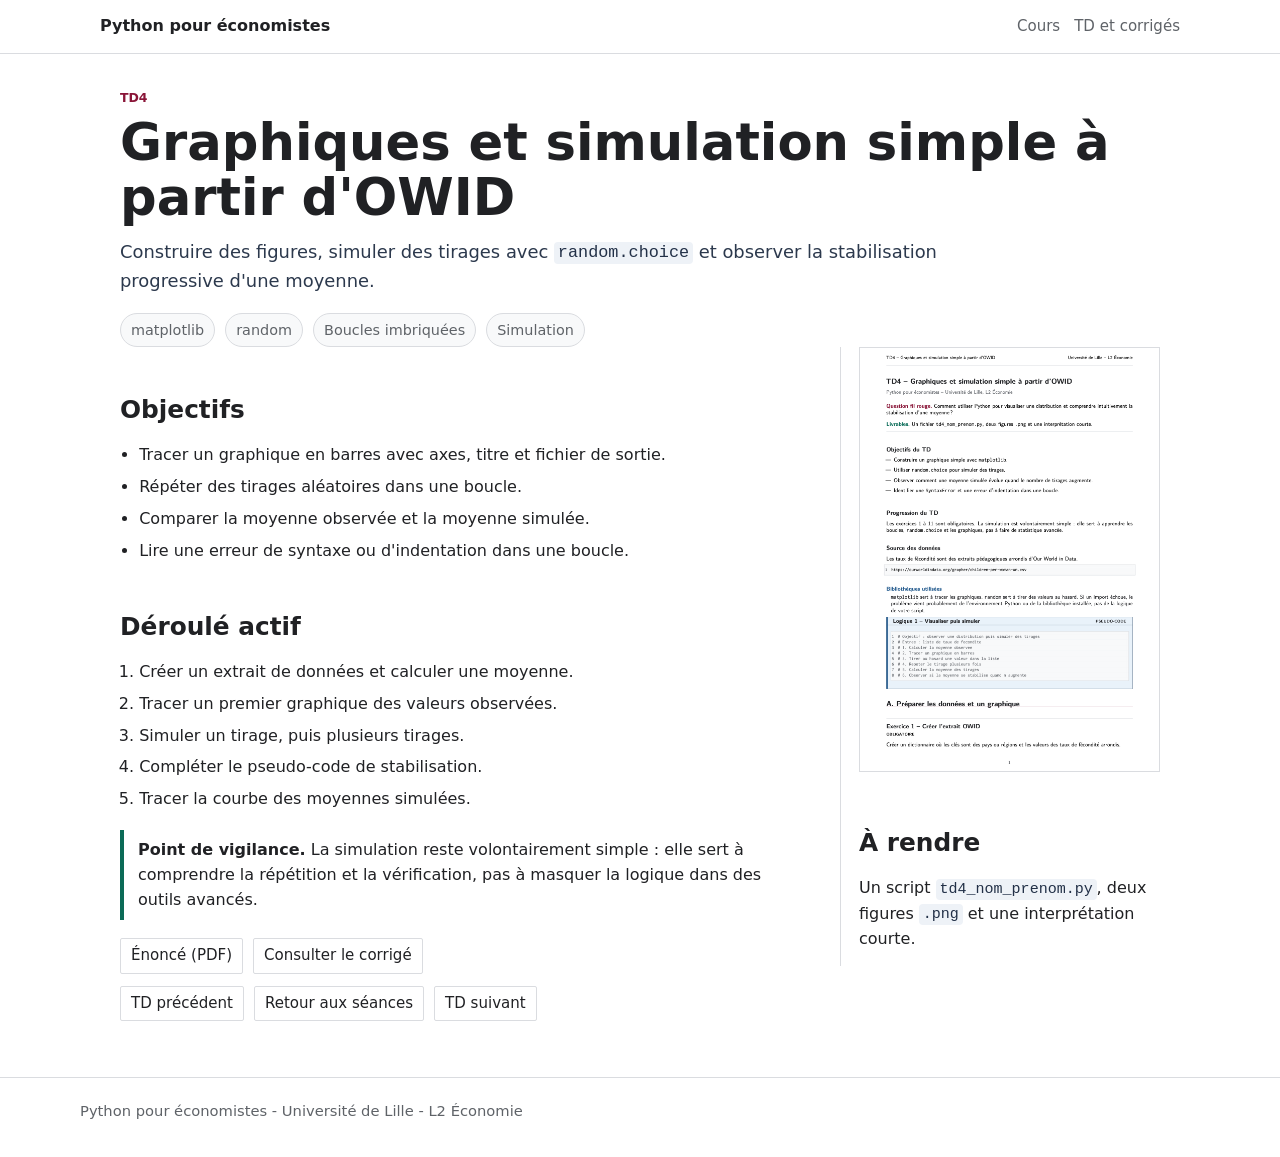
<file: docs/td4.html>
<!doctype html>
<html lang="fr">
  <head>
    <meta charset="utf-8">
    <meta name="viewport" content="width=device-width, initial-scale=1">
    <title>TD4 - Python pour économistes</title>
    <link rel="stylesheet" href="assets/style.css">
  </head>
  <body>
    <header class="site-header">
      <nav class="nav" aria-label="Navigation principale">
        <a class="brand" href="index.html">Python pour économistes</a>
        <div class="nav-links">
          <a href="index.html#cours">Cours</a>
          <a href="index.html#seances">TD et corrigés</a>
        </div>
      </nav>
    </header>

    <main>
      <p class="eyebrow">TD4</p>
      <h1>Graphiques et simulation simple à partir d'OWID</h1>
      <p class="lead">Construire des figures, simuler des tirages avec <code>random.choice</code> et observer la stabilisation progressive d'une moyenne.</p>
      <ul class="meta">
        <li>matplotlib</li>
        <li>random</li>
        <li>Boucles imbriquées</li>
        <li>Simulation</li>
      </ul>

      <section class="td-layout">
        <article>
          <h2>Objectifs</h2>
          <ul class="plain-list">
            <li>Tracer un graphique en barres avec axes, titre et fichier de sortie.</li>
            <li>Répéter des tirages aléatoires dans une boucle.</li>
            <li>Comparer la moyenne observée et la moyenne simulée.</li>
            <li>Lire une erreur de syntaxe ou d'indentation dans une boucle.</li>
          </ul>

          <h2>Déroulé actif</h2>
          <ol class="plain-list">
            <li>Créer un extrait de données et calculer une moyenne.</li>
            <li>Tracer un premier graphique des valeurs observées.</li>
            <li>Simuler un tirage, puis plusieurs tirages.</li>
            <li>Compléter le pseudo-code de stabilisation.</li>
            <li>Tracer la courbe des moyennes simulées.</li>
          </ol>

          <div class="callout">
            <strong>Point de vigilance.</strong> La simulation reste volontairement simple : elle sert à comprendre la répétition et la vérification, pas à masquer la logique dans des outils avancés.
          </div>

          <div class="link-row">
            <a class="resource-link" href="supports/tp/TP_4_revise.pdf">Énoncé (PDF)</a>
            <a class="resource-link" href="td4-corrige.html">Consulter le corrigé</a>
          </div>
        </article>

        <aside class="detail-panel">
          <img class="td-preview" src="assets/previews/tp4-preview.png" alt="Aperçu du TD4">
          <h2>À rendre</h2>
          <p>Un script <code>td4_nom_prenom.py</code>, deux figures <code>.png</code> et une interprétation courte.</p>
        </aside>
      </section>

      <nav class="pager" aria-label="Navigation TD">
        <a href="td3.html">TD précédent</a>
        <a href="index.html#seances">Retour aux séances</a>
        <a href="td5.html">TD suivant</a>
      </nav>
    </main>

    <footer class="footer">
      <div class="footer-inner">Python pour économistes - Université de Lille - L2 Économie</div>
    </footer>
  </body>
</html>
</file>
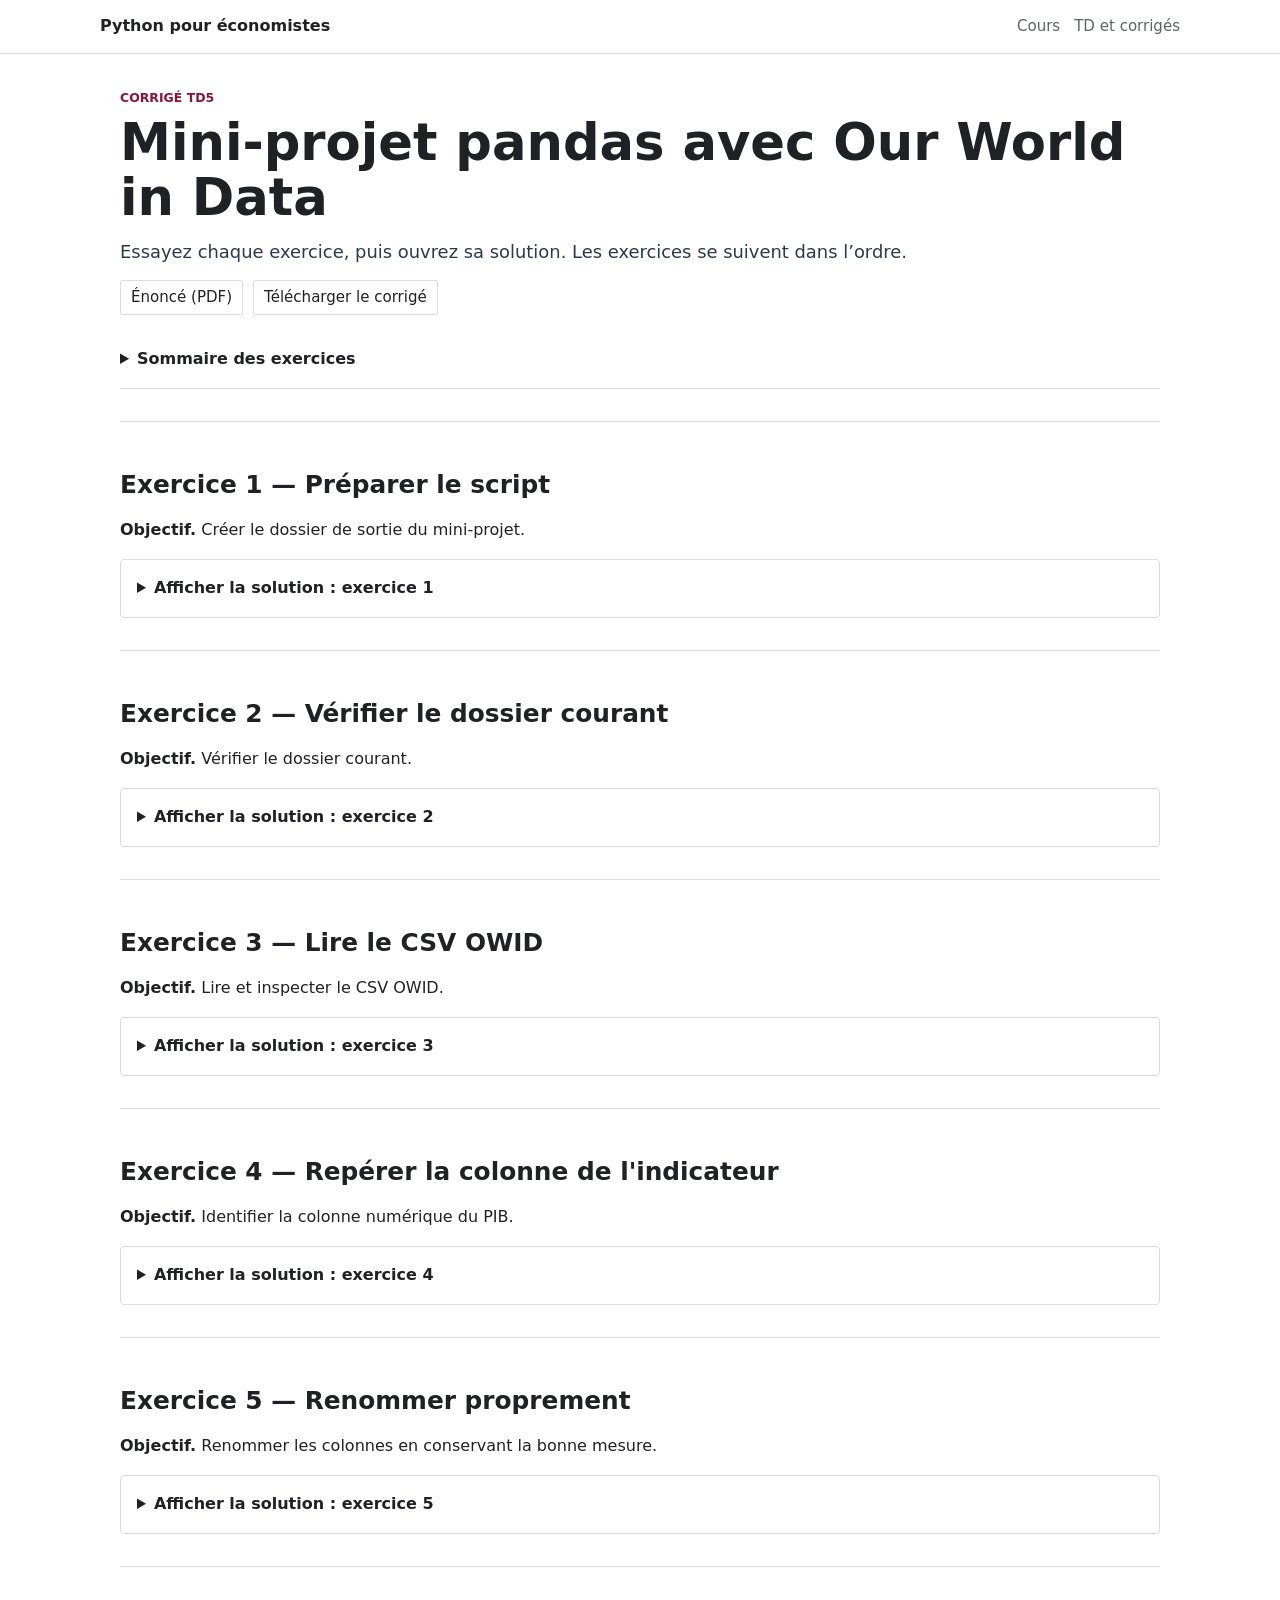
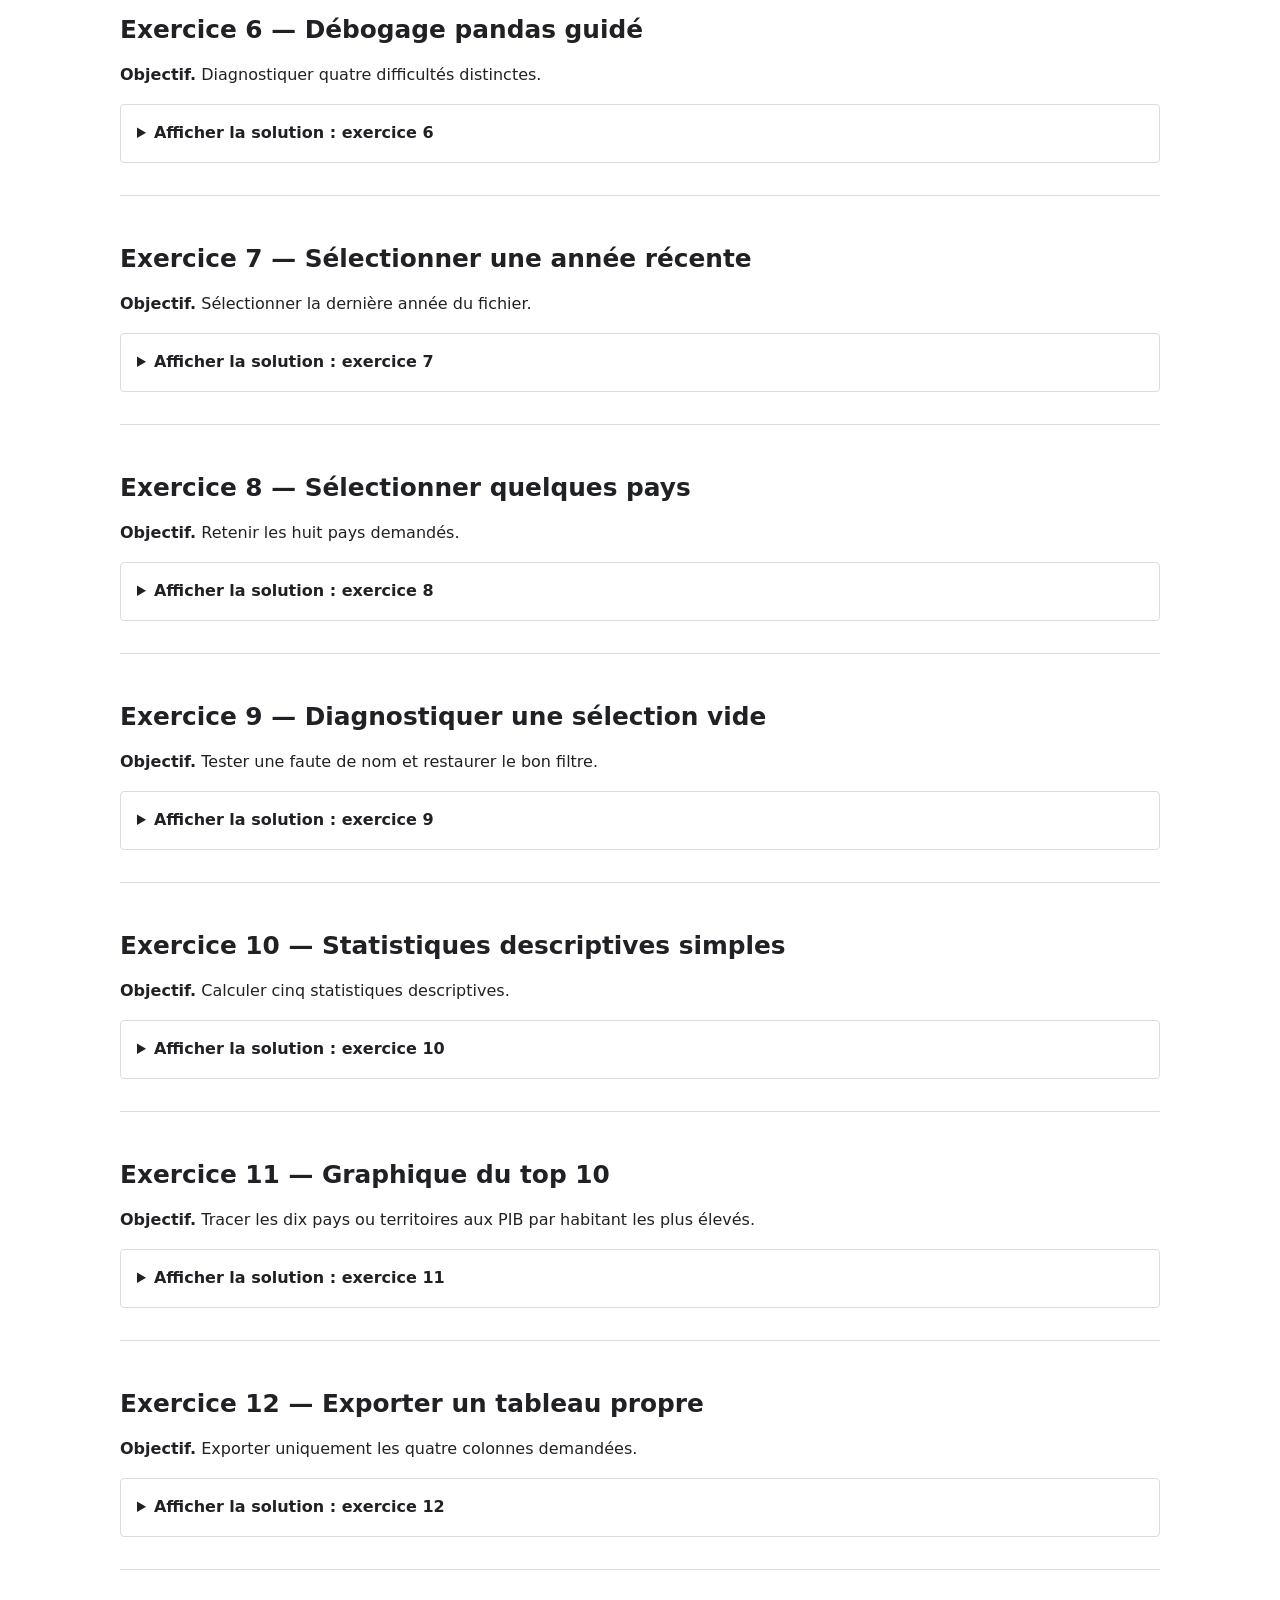
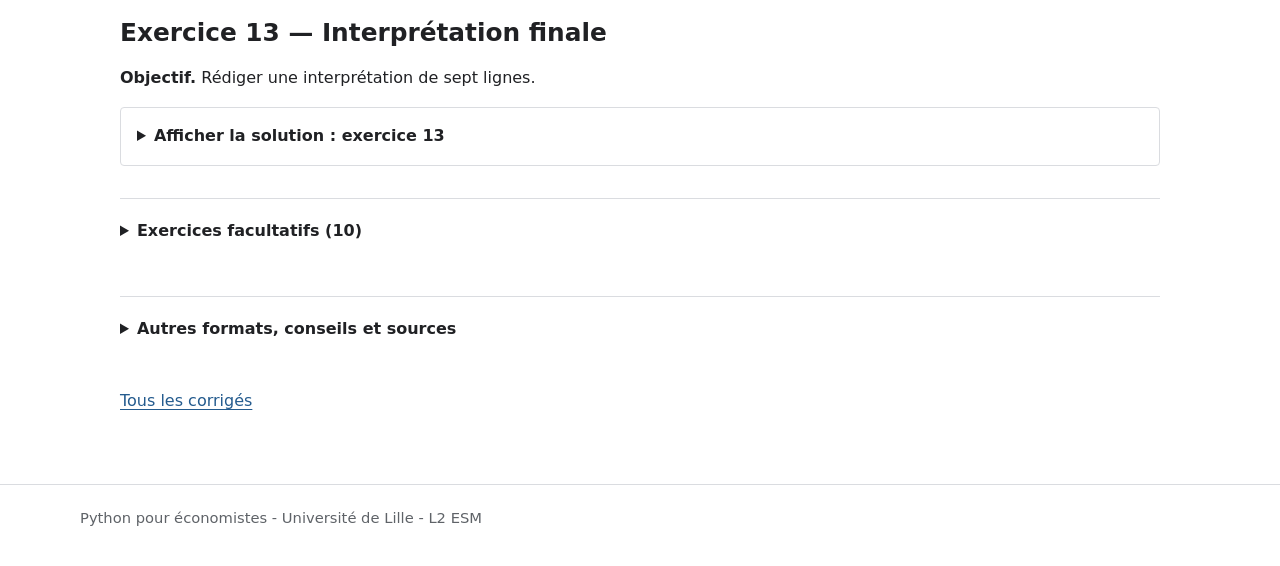
<file: docs/td5-corrige.html>
<!doctype html>
<html lang="fr">
<head>
  <meta charset="utf-8">
  <meta name="viewport" content="width=device-width, initial-scale=1">
  <title>Corrigé TD5 - Python pour économistes</title>
  <link rel="stylesheet" href="assets/style.css">
</head>
<body>
<a class="skip-link" href="#contenu">Aller au contenu</a>
<header class="site-header"><nav class="nav" aria-label="Navigation principale">
  <a class="brand" href="index.html">Python pour économistes</a>
  <div class="nav-links">
    <a href="index.html#cours">Cours</a>
    <a href="index.html#seances">TD et corrigés</a>
  </div>
</nav></header>
<main id="contenu" class="corrige">

<p class="eyebrow">Corrigé TD5</p><h1>Mini-projet pandas avec Our World in Data</h1>
<p class="lead">Essayez chaque exercice, puis ouvrez sa solution. Les exercices se suivent dans l’ordre.</p>
<div class="link-row primary-actions">
<a class="resource-link" href="supports/tp/TP_5_revise.pdf">Énoncé (PDF)</a>
<a class="resource-link" href="supports/corr/TD5_complet.zip" download>Télécharger le corrigé</a>
</div>
<details class="sommaire"><summary>Sommaire des exercices</summary><nav aria-label="Sommaire du corrigé"><ol>
<li><a href="#exercice-1">Préparer le script</a></li>
<li><a href="#exercice-2">Vérifier le dossier courant</a></li>
<li><a href="#exercice-3">Lire le CSV OWID</a></li>
<li><a href="#exercice-4">Repérer la colonne de l&#x27;indicateur</a></li>
<li><a href="#exercice-5">Renommer proprement</a></li>
<li><a href="#exercice-6">Débogage pandas guidé</a></li>
<li><a href="#exercice-7">Sélectionner une année récente</a></li>
<li><a href="#exercice-8">Sélectionner quelques pays</a></li>
<li><a href="#exercice-9">Diagnostiquer une sélection vide</a></li>
<li><a href="#exercice-10">Statistiques descriptives simples</a></li>
<li><a href="#exercice-11">Graphique du top 10</a></li>
<li><a href="#exercice-12">Exporter un tableau propre</a></li>
<li><a href="#exercice-13">Interprétation finale</a></li>
</ol></nav></details>
<section id="exercice-1" class="exercice">
<h2>Exercice 1 — Préparer le script</h2>
<p><strong>Objectif.</strong> Créer le dossier de sortie du mini-projet.</p>
<details><summary>Afficher la solution : exercice 1</summary>
<h3>Démarche de résolution</h3><p>Enregistrer le fichier dans le dossier TD5, ouvrir ce dossier dans VS Code, puis y lancer Python. exist_ok=True permet de réexécuter sans erreur si out existe déjà.</p>
<h3>Code Python commenté</h3><pre tabindex="0"><code class="language-python">from pathlib import Path

out_dir = Path(&quot;out&quot;)
out_dir.mkdir(exist_ok=True)
</code></pre>
<h3>Résultat et interprétation</h3><p>Un dossier out existe dans le dossier courant. Les images et tableaux y seront enregistrés.</p>

</details></section>

<section id="exercice-2" class="exercice">
<h2>Exercice 2 — Vérifier le dossier courant</h2>
<p><strong>Objectif.</strong> Vérifier le dossier courant.</p>
<details><summary>Afficher la solution : exercice 2</summary>
<h3>Démarche de résolution</h3><p>Afficher le lieu depuis lequel Python travaille, qui peut être différent du dossier où le script est enregistré.</p>
<h3>Code Python commenté</h3><pre tabindex="0"><code class="language-python">print(&quot;Dossier courant :&quot;, Path.cwd())
print(&quot;Le dossier out existe :&quot;, out_dir.exists())
# Ces affichages de diagnostic peuvent être retirés après vérification.
</code></pre>
<h3>Résultat et interprétation</h3><p>Le premier chemin dépend de votre ordinateur ; le second affichage doit être True. Aucun chemin personnel n’est nécessaire dans le code.</p>
<p class="execution-label">Sortie de l’exécution de référence :</p><pre tabindex="0"><code>Dossier courant : &lt;dossier TD5 de cette exécution&gt;
Le dossier out existe : True
</code></pre>
</details></section>

<section id="exercice-3" class="exercice">
<h2>Exercice 3 — Lire le CSV OWID</h2>
<p><strong>Objectif.</strong> Lire et inspecter le CSV OWID.</p>
<details><summary>Afficher la solution : exercice 3</summary>
<h3>Démarche de résolution</h3><p>L’énoncé propose la lecture distante et autorise la lecture locale. La ligne distante est indiquée ci-dessous ; le corrigé exécute la copie du dépôt pour garantir les mêmes résultats hors connexion. Pour un essai en ligne, remplacer la ligne locale par la ligne commentée.</p>
<h3>Code Python commenté</h3><pre tabindex="0"><code class="language-python">import pandas as pd

url = &quot;https://ourworldindata.org/grapher/gdp-per-capita-worldbank.csv&quot;
# Version en ligne de l&#x27;énoncé : df = pd.read_csv(url)
df = pd.read_csv(&quot;data/gdp-per-capita-worldbank.csv&quot;)
print(df.head())
print(df.shape)
print(df.columns)
# Copie locale fournie : 7445 lignes et 5 colonnes.
</code></pre>
<h3>Résultat et interprétation</h3><p>La copie locale contient 7445 lignes et 5 colonnes. head affiche les cinq premières lignes ; shape donne (lignes, colonnes). Le fichier distant peut avoir d’autres dimensions.</p>
<p class="execution-label">Sortie de l’exécution de référence :</p><pre tabindex="0"><code>        Entity Code  Year  GDP per capita World region according to OWID
0  Afghanistan  AFG  2000       1617.8264                           Asia
1  Afghanistan  AFG  2001       1454.1108                           Asia
2  Afghanistan  AFG  2002       1774.3087                           Asia
3  Afghanistan  AFG  2003       1815.9282                           Asia
4  Afghanistan  AFG  2004       1776.9182                           Asia
(7445, 5)
Index([&#x27;Entity&#x27;, &#x27;Code&#x27;, &#x27;Year&#x27;, &#x27;GDP per capita&#x27;,
       &#x27;World region according to OWID&#x27;],
      dtype=&#x27;object&#x27;)
</code></pre>
</details></section>

<section id="exercice-4" class="exercice">
<h2>Exercice 4 — Repérer la colonne de l&#x27;indicateur</h2>
<p><strong>Objectif.</strong> Identifier la colonne numérique du PIB.</p>
<details><summary>Afficher la solution : exercice 4</summary>
<h3>Démarche de résolution</h3><p>Lire les noms avant de sélectionner la colonne. La dernière colonne du fichier local contient une région, et non le PIB.</p>
<h3>Code Python commenté</h3><pre tabindex="0"><code class="language-python">print(list(df.columns))
print(&quot;Dernière colonne :&quot;, df.columns[-1])
# Le PIB de la copie fournie est dans &quot;GDP per capita&quot;.
value_col = &quot;GDP per capita&quot;
print(&quot;Colonne du PIB :&quot;, value_col)
print(&quot;Type de cette colonne :&quot;, df[value_col].dtype)
</code></pre>
<h3>Résultat et interprétation</h3><p>Colonnes : Entity, Code, Year, GDP per capita, World region according to OWID. df.columns[-1] renvoie la région : le raccourci de l’énoncé ne convient pas à ce fichier.</p>
<p class="execution-label">Sortie de l’exécution de référence :</p><pre tabindex="0"><code>[&#x27;Entity&#x27;, &#x27;Code&#x27;, &#x27;Year&#x27;, &#x27;GDP per capita&#x27;, &#x27;World region according to OWID&#x27;]
Dernière colonne : World region according to OWID
Colonne du PIB : GDP per capita
Type de cette colonne : float64
</code></pre>
<div class="callout"><strong>Point de vigilance.</strong> En ligne, le nom peut être plus long. Inspecter à nouveau df.columns et adapter value_col ; ne jamais renommer une région textuelle en gdp_pc.</div></details></section>

<section id="exercice-5" class="exercice">
<h2>Exercice 5 — Renommer proprement</h2>
<p><strong>Objectif.</strong> Renommer les colonnes en conservant la bonne mesure.</p>
<details><summary>Afficher la solution : exercice 5</summary>
<h3>Démarche de résolution</h3><p>Réutiliser le nom vérifié à l’exercice 4, puis sélectionner trois colonnes pour contrôler le résultat.</p>
<h3>Code Python commenté</h3><pre tabindex="0"><code class="language-python">df = df.rename(columns={
    &quot;Entity&quot;: &quot;country&quot;,
    &quot;Code&quot;: &quot;code&quot;,
    &quot;Year&quot;: &quot;year&quot;,
    value_col: &quot;gdp_pc&quot;
})
print(df[[&quot;country&quot;, &quot;year&quot;, &quot;gdp_pc&quot;]].head())
</code></pre>
<h3>Résultat et interprétation</h3><p>country, year et gdp_pc sont disponibles. gdp_pc reste numérique. Les métadonnées OWID de cet indicateur annoncent des dollars internationaux aux prix de 2021, ajustés pour les différences de prix.</p>
<p class="execution-label">Sortie de l’exécution de référence :</p><pre tabindex="0"><code>       country  year     gdp_pc
0  Afghanistan  2000  1617.8264
1  Afghanistan  2001  1454.1108
2  Afghanistan  2002  1774.3087
3  Afghanistan  2003  1815.9282
4  Afghanistan  2004  1776.9182
</code></pre>
</details></section>

<section id="exercice-6" class="exercice">
<h2>Exercice 6 — Débogage pandas guidé</h2>
<p><strong>Objectif.</strong> Diagnostiquer quatre difficultés distinctes.</p>
<details><summary>Afficher la solution : exercice 6</summary>
<h3>Démarche de résolution</h3><p>Faire un contrôle ciblé avant de modifier le calcul : interpréteur, chemin, colonne, puis contenu du filtre.</p>
<h3>Code Python commenté</h3><pre tabindex="0"><code class="language-python"># 1. ModuleNotFoundError : pandas n&#x27;est pas dans le Python utilisé.
#    Dans le terminal de cet environnement : python3 -m pip install pandas
# 2. FileNotFoundError : vérifier Path.cwd() et l&#x27;existence de data/le_fichier.csv.
print(&quot;CSV local présent :&quot;, Path(&quot;data/gdp-per-capita-worldbank.csv&quot;).exists())
# 3. KeyError &#x27;gdp_pc&#x27; : vérifier le nom exact et relancer le renommage.
print(&quot;Colonnes après renommage :&quot;, list(df.columns))
# 4. selection vide : vérifier l&#x27;année, les données manquantes et les noms.
#    Les contrôles sur latest et selection arrivent aux exercices 7 à 9.
</code></pre>
<h3>Résultat et interprétation</h3><p>Le chemin local existe et la liste des colonnes contient gdp_pc. Un tableau vide n’est pas nécessairement une exception Python.</p>
<p class="execution-label">Sortie de l’exécution de référence :</p><pre tabindex="0"><code>CSV local présent : True
Colonnes après renommage : [&#x27;country&#x27;, &#x27;code&#x27;, &#x27;year&#x27;, &#x27;gdp_pc&#x27;, &#x27;World region according to OWID&#x27;]
</code></pre>
</details></section>

<section id="exercice-7" class="exercice">
<h2>Exercice 7 — Sélectionner une année récente</h2>
<p><strong>Objectif.</strong> Sélectionner la dernière année du fichier.</p>
<details><summary>Afficher la solution : exercice 7</summary>
<h3>Démarche de résolution</h3><p>Prendre le maximum de year, filtrer cette année puis retirer les lignes sans PIB. copy crée un extrait de travail indépendant.</p>
<h3>Code Python commenté</h3><pre tabindex="0"><code class="language-python">latest_year = df[&quot;year&quot;].max()
latest = df.loc[df[&quot;year&quot;] == latest_year].copy()
latest = latest.dropna(subset=[&quot;gdp_pc&quot;])
print(&quot;Dernière année :&quot;, latest_year)
print(&quot;Dimensions de latest :&quot;, latest.shape)
</code></pre>
<h3>Résultat et interprétation</h3><p>2025 et (198, 5) dans la copie fournie. Cette année est commune au filtre, et non la dernière observation propre à chaque pays. latest contient aussi des agrégats régionaux.</p>
<p class="execution-label">Sortie de l’exécution de référence :</p><pre tabindex="0"><code>Dernière année : 2025
Dimensions de latest : (198, 5)
</code></pre>
</details></section>

<section id="exercice-8" class="exercice">
<h2>Exercice 8 — Sélectionner quelques pays</h2>
<p><strong>Objectif.</strong> Retenir les huit pays demandés.</p>
<details><summary>Afficher la solution : exercice 8</summary>
<h3>Démarche de résolution</h3><p>isin teste l’appartenance à la liste. Les noms anglais doivent correspondre exactement au fichier ; le filtre conserve l’ordre du tableau source.</p>
<h3>Code Python commenté</h3><pre tabindex="0"><code class="language-python">pays_selection = [
    &quot;France&quot;, &quot;Germany&quot;, &quot;Spain&quot;, &quot;Poland&quot;,
    &quot;United States&quot;, &quot;China&quot;, &quot;India&quot;, &quot;Brazil&quot;
]
selection = latest.loc[latest[&quot;country&quot;].isin(pays_selection)].copy()
print(selection[[&quot;country&quot;, &quot;gdp_pc&quot;]].to_string(index=False))
print(&quot;Nombre de pays retenus :&quot;, len(selection))
</code></pre>
<h3>Résultat et interprétation</h3><p>Huit pays en 2025. France : 55124.540 ; Germany : 62823.773 ; United States : 76931.310 ; India : 10039.071, dans l’unité de l’indicateur.</p>
<p class="execution-label">Sortie de l’exécution de référence :</p><pre tabindex="0"><code>      country    gdp_pc
       Brazil 20024.697
        China 25066.521
       France 55124.540
      Germany 62823.773
        India 10039.071
       Poland 46924.590
        Spain 49318.105
United States 76931.310
Nombre de pays retenus : 8
</code></pre>
</details></section>

<section id="exercice-9" class="exercice">
<h2>Exercice 9 — Diagnostiquer une sélection vide</h2>
<p><strong>Objectif.</strong> Tester une faute de nom et restaurer le bon filtre.</p>
<details><summary>Afficher la solution : exercice 9</summary>
<h3>Démarche de résolution</h3><p>Faire l’expérience sur une liste distincte pour conserver la bonne sélection. Une faute sur un pays retire cette ligne, sans vider tout le tableau.</p>
<h3>Code Python commenté</h3><pre tabindex="0"><code class="language-python">pays_test = [
    &quot;France&quot;, &quot;Germanie&quot;, &quot;Spain&quot;, &quot;Poland&quot;,
    &quot;United States&quot;, &quot;China&quot;, &quot;India&quot;, &quot;Brazil&quot;
]
selection_test = latest.loc[latest[&quot;country&quot;].isin(pays_test)].copy()
print(&quot;Avec la faute :&quot;, len(selection_test))
print(&quot;Sans la faute :&quot;, len(selection))
print(sorted(latest[&quot;country&quot;].unique())[:10])
# La sélection correcte utilise toujours Germany.
selection = latest.loc[latest[&quot;country&quot;].isin(pays_selection)].copy()
</code></pre>
<h3>Résultat et interprétation</h3><p>La sélection fautive contient sept pays, la sélection correcte huit. Pour une sélection totalement vide, contrôler chaque condition séparément.</p>
<p class="execution-label">Sortie de l’exécution de référence :</p><pre tabindex="0"><code>Avec la faute : 7
Sans la faute : 8
[&#x27;Albania&#x27;, &#x27;Algeria&#x27;, &#x27;Andorra&#x27;, &#x27;Angola&#x27;, &#x27;Antigua and Barbuda&#x27;, &#x27;Argentina&#x27;, &#x27;Armenia&#x27;, &#x27;Australia&#x27;, &#x27;Austria&#x27;, &#x27;Azerbaijan&#x27;]
</code></pre>
</details></section>

<section id="exercice-10" class="exercice">
<h2>Exercice 10 — Statistiques descriptives simples</h2>
<p><strong>Objectif.</strong> Calculer cinq statistiques descriptives.</p>
<details><summary>Afficher la solution : exercice 10</summary>
<h3>Démarche de résolution</h3><p>Les méthodes agissent sur la colonne numérique. Pour une série de booléens, mean compte les True comme 1 et les False comme 0 : on obtient ainsi une proportion.</p>
<h3>Code Python commenté</h3><pre tabindex="0"><code class="language-python">moyenne = selection[&quot;gdp_pc&quot;].mean()
mediane = selection[&quot;gdp_pc&quot;].median()
minimum = selection[&quot;gdp_pc&quot;].min()
maximum = selection[&quot;gdp_pc&quot;].max()
part_au_dessus = (selection[&quot;gdp_pc&quot;] &gt; moyenne).mean() * 100
print(f&quot;Moyenne : {moyenne:.2f}&quot;)
print(f&quot;Médiane : {mediane:.2f}&quot;)
print(f&quot;Minimum : {minimum:.2f}&quot;)
print(f&quot;Maximum : {maximum:.2f}&quot;)
print(f&quot;Part au-dessus de la moyenne : {part_au_dessus:.1f} %&quot;)
</code></pre>
<h3>Résultat et interprétation</h3><p>Moyenne 43281.58 ; médiane 48121.35 ; minimum 10039.07 ; maximum 76931.31 ; proportion 62.5 % (5/8). Il s’agit d’une moyenne simple des pays, sans pondération démographique.</p>
<p class="execution-label">Sortie de l’exécution de référence :</p><pre tabindex="0"><code>Moyenne : 43281.58
Médiane : 48121.35
Minimum : 10039.07
Maximum : 76931.31
Part au-dessus de la moyenne : 62.5 %
</code></pre>
</details></section>

<section id="exercice-11" class="exercice">
<h2>Exercice 11 — Graphique du top 10</h2>
<p><strong>Objectif.</strong> Tracer les dix pays ou territoires aux PIB par habitant les plus élevés.</p>
<details><summary>Afficher la solution : exercice 11</summary>
<h3>Démarche de résolution</h3><p>L’énoncé parle de pays, mais latest contient aussi des agrégats. Dans ce fichier, les codes pays ou territoires ont trois caractères ; les codes régionaux WB_… et OWID_… sont plus longs. Les exclure avant de trier et de garder dix lignes.</p>
<h3>Code Python commenté</h3><pre tabindex="0"><code class="language-python">import matplotlib.pyplot as plt

# Critère adapté à ce CSV inspecté, incluant des territoires comme Macao.
latest_pays = latest.loc[latest[&quot;code&quot;].str.len() == 3].copy()
top10 = latest_pays.sort_values(&quot;gdp_pc&quot;, ascending=False).head(10)
print(top10[[&quot;country&quot;, &quot;gdp_pc&quot;]].to_string(index=False))
ax = top10.plot(kind=&quot;bar&quot;, x=&quot;country&quot;, y=&quot;gdp_pc&quot;, legend=False, figsize=(9, 5))
ax.set_xlabel(&quot;Pays ou territoire&quot;)
ax.set_ylabel(&quot;Dollars internationaux par habitant (prix de 2021)&quot;)
ax.set_title(f&quot;Top 10 du PIB par habitant - {latest_year}&quot;)
plt.xticks(rotation=45, ha=&quot;right&quot;)
plt.tight_layout()
plt.savefig(out_dir / &quot;gdp_top10.png&quot;, dpi=300)
plt.show()
plt.close()
</code></pre>
<h3>Résultat et interprétation</h3><p>Singapore arrive en tête de ce fichier (139592.610), suivi d’Ireland et Luxembourg. United States est dixième. Ce top 10 concerne tous les pays ou territoires disponibles, pas les huit pays de selection.</p>
<p class="execution-label">Sortie de l’exécution de référence :</p><pre tabindex="0"><code>      country     gdp_pc
    Singapore 139592.610
      Ireland 131338.440
   Luxembourg 127420.600
        Macao 117098.270
        Qatar 110135.695
       Norway  95173.430
  Switzerland  85732.110
       Guyana  83658.680
       Brunei  78985.125
United States  76931.310
</code></pre>
<figure><img loading="lazy" src="supports/corr/figures/td5-exercice-11-1.png" alt="Tracer les dix pays ou territoires aux PIB par habitant les plus élevés."><figcaption>Tracer les dix pays ou territoires aux PIB par habitant les plus élevés. Résultat de l’exécution de référence.</figcaption></figure>
</details></section>

<section id="exercice-12" class="exercice">
<h2>Exercice 12 — Exporter un tableau propre</h2>
<p><strong>Objectif.</strong> Exporter uniquement les quatre colonnes demandées.</p>
<details><summary>Afficher la solution : exercice 12</summary>
<h3>Démarche de résolution</h3><p>Choisir explicitement les colonnes ; index=False évite d’ajouter les numéros de lignes de pandas au CSV.</p>
<h3>Code Python commenté</h3><pre tabindex="0"><code class="language-python">selection[[&quot;country&quot;, &quot;code&quot;, &quot;year&quot;, &quot;gdp_pc&quot;]].to_csv(
    out_dir / &quot;gdp_selection.csv&quot;,
    index=False
)
print(&quot;Export créé :&quot;, out_dir / &quot;gdp_selection.csv&quot;)
</code></pre>
<h3>Résultat et interprétation</h3><p>out/gdp_selection.csv contient huit lignes de données et quatre colonnes, sans colonne d’index supplémentaire.</p>
<p class="execution-label">Sortie de l’exécution de référence :</p><pre tabindex="0"><code>Export créé : out/gdp_selection.csv
</code></pre>
</details></section>

<section id="exercice-13" class="exercice">
<h2>Exercice 13 — Interprétation finale</h2>
<p><strong>Objectif.</strong> Rédiger une interprétation de sept lignes.</p>
<details><summary>Afficher la solution : exercice 13</summary>
<h3>Démarche de résolution</h3><p>Citer les valeurs de la sélection de huit pays, distincte du top 10 mondial, puis annoncer les limites.</p>
<h3>Code Python commenté</h3><pre tabindex="0"><code class="language-python"># L&#x27;année étudiée dans la copie locale est 2025.
# United States a le PIB par habitant le plus élevé de la sélection : 76 931,31.
# India a le plus faible : 10 039,07 dollars internationaux aux prix de 2021.
# La moyenne simple vaut 43 281,58 et la médiane 48 121,35 dans cette unité.
# France (55 124,54) est au-dessus de cette moyenne de huit pays.
# Le choix des huit pays influence ces résultats ; ce n&#x27;est pas une moyenne mondiale.
# Le PIB par habitant ne décrit ni les inégalités internes ni toutes les dimensions du développement.
</code></pre>
<h3>Résultat et interprétation</h3><p>Sept lignes fondées sur les résultats exécutés. Si vous utilisez un nouveau téléchargement, recalculer les valeurs et adapter ces commentaires.</p>

</details></section>

<details id="facultatif" class="complements"><summary>Exercices facultatifs (10)</summary><p>À lire après les exercices obligatoires, dans l’ordre.</p>
<section id="extension-1" class="exercice">
<h2>Question facultative 1 — Tracer seulement les huit pays sélectionnés.</h2>
<p><strong>Objectif.</strong> Tracer seulement les huit pays sélectionnés.</p>
<details><summary>Afficher la solution : question facultative 1</summary>
<h3>Démarche de résolution</h3><p>Trier selection au lieu de latest_pays pour changer le périmètre de la figure.</p>
<h3>Code Python commenté</h3><pre tabindex="0"><code class="language-python">selection_triee = selection.sort_values(&quot;gdp_pc&quot;, ascending=False)
ax = selection_triee.plot(kind=&quot;bar&quot;, x=&quot;country&quot;, y=&quot;gdp_pc&quot;, legend=False, figsize=(8, 5))
ax.set_ylabel(&quot;Dollars internationaux par habitant (prix de 2021)&quot;)
ax.set_xlabel(&quot;Pays&quot;)
ax.set_title(f&quot;Huit pays sélectionnés - {latest_year}&quot;)
plt.xticks(rotation=45, ha=&quot;right&quot;)
plt.tight_layout()
plt.savefig(out_dir / &quot;gdp_pays_selection.png&quot;, dpi=300)
plt.show()
plt.close()
</code></pre>
<h3>Résultat et interprétation</h3><p>United States est en tête de ces huit pays, mais pas du top 10 de tous les pays et territoires.</p>
<p class="execution-label">Sortie de l’exécution de référence :</p><figure><img loading="lazy" src="supports/corr/figures/td5-extension-1-1.png" alt="Tracer seulement les huit pays sélectionnés."><figcaption>Tracer seulement les huit pays sélectionnés. Résultat de l’exécution de référence.</figcaption></figure>
</details></section>

<section id="extension-2" class="exercice">
<h2>Question facultative 2 — Comparer la France à trois pays.</h2>
<p><strong>Objectif.</strong> Comparer la France à trois pays.</p>
<details><summary>Afficher la solution : question facultative 2</summary>
<h3>Démarche de résolution</h3><p>Filtrer les quatre lignes, puis soustraire la valeur française pour rendre le sens des écarts explicite.</p>
<h3>Code Python commenté</h3><pre tabindex="0"><code class="language-python">comparaison = selection.loc[selection[&quot;country&quot;].isin(
    [&quot;France&quot;, &quot;Germany&quot;, &quot;United States&quot;, &quot;China&quot;]
)].copy()
valeur_france = comparaison.loc[comparaison[&quot;country&quot;] == &quot;France&quot;, &quot;gdp_pc&quot;].iloc[0]
comparaison[&quot;ecart_a_france&quot;] = comparaison[&quot;gdp_pc&quot;] - valeur_france
print(comparaison[[&quot;country&quot;, &quot;gdp_pc&quot;, &quot;ecart_a_france&quot;]].to_string(index=False))
</code></pre>
<h3>Résultat et interprétation</h3><p>Germany et United States dépassent France ; China est en dessous. L’écart de France à elle-même vaut zéro.</p>
<p class="execution-label">Sortie de l’exécution de référence :</p><pre tabindex="0"><code>      country    gdp_pc  ecart_a_france
        China 25066.521      -30058.019
       France 55124.540           0.000
      Germany 62823.773        7699.233
United States 76931.310       21806.770
</code></pre>
</details></section>

<section id="extension-3" class="exercice">
<h2>Question facultative 3 — Créer une colonne de booléens.</h2>
<p><strong>Objectif.</strong> Créer une colonne de booléens.</p>
<details><summary>Afficher la solution : question facultative 3</summary>
<h3>Démarche de résolution</h3><p>Comparer chaque valeur à la même moyenne de sélection calculée à l’exercice 10.</p>
<h3>Code Python commenté</h3><pre tabindex="0"><code class="language-python">selection[&quot;above_selection_mean&quot;] = selection[&quot;gdp_pc&quot;] &gt; moyenne
print(selection[[&quot;country&quot;, &quot;above_selection_mean&quot;]].to_string(index=False))
</code></pre>
<h3>Résultat et interprétation</h3><p>True pour France, Germany, Poland, Spain et United States ; False pour Brazil, China et India.</p>
<p class="execution-label">Sortie de l’exécution de référence :</p><pre tabindex="0"><code>      country  above_selection_mean
       Brazil                 False
        China                 False
       France                  True
      Germany                  True
        India                 False
       Poland                  True
        Spain                  True
United States                  True
</code></pre>
</details></section>

<section id="extension-4" class="exercice">
<h2>Question facultative 4 — Exporter le top 10.</h2>
<p><strong>Objectif.</strong> Exporter le top 10.</p>
<details><summary>Afficher la solution : question facultative 4</summary>
<h3>Démarche de résolution</h3><p>Conserver les quatre colonnes documentées, sans index pandas.</p>
<h3>Code Python commenté</h3><pre tabindex="0"><code class="language-python">top10[[&quot;country&quot;, &quot;code&quot;, &quot;year&quot;, &quot;gdp_pc&quot;]].to_csv(
    out_dir / &quot;gdp_top10.csv&quot;, index=False
)
print(&quot;Top 10 exporté :&quot;, out_dir / &quot;gdp_top10.csv&quot;)
</code></pre>
<h3>Résultat et interprétation</h3><p>Un CSV de dix lignes, correspondant exactement au graphique du top 10.</p>
<p class="execution-label">Sortie de l’exécution de référence :</p><pre tabindex="0"><code>Top 10 exporté : out/gdp_top10.csv
</code></pre>
</details></section>

<section id="extension-5" class="exercice">
<h2>Question facultative 5 — Tracer la série française depuis 1990.</h2>
<p><strong>Objectif.</strong> Tracer la série française depuis 1990.</p>
<details><summary>Afficher la solution : question facultative 5</summary>
<h3>Démarche de résolution</h3><p>Repartir de df, qui contient toutes les années, et non de latest. Trier les années avant de relier les points.</p>
<h3>Code Python commenté</h3><pre tabindex="0"><code class="language-python">france_serie = df.loc[(df[&quot;country&quot;] == &quot;France&quot;) &amp; (df[&quot;year&quot;] &gt;= 1990)].copy()
france_serie = france_serie.dropna(subset=[&quot;gdp_pc&quot;]).sort_values(&quot;year&quot;)
ax = france_serie.plot(x=&quot;year&quot;, y=&quot;gdp_pc&quot;, legend=False)
ax.set_xlabel(&quot;Année&quot;)
ax.set_ylabel(&quot;Dollars internationaux par habitant (prix de 2021)&quot;)
ax.set_title(&quot;PIB par habitant de la France depuis 1990&quot;)
plt.tight_layout()
plt.savefig(out_dir / &quot;gdp_france_depuis_1990.png&quot;, dpi=300)
plt.show()
plt.close()
print(&quot;Années disponibles :&quot;, france_serie[&quot;year&quot;].min(), france_serie[&quot;year&quot;].max())
</code></pre>
<h3>Résultat et interprétation</h3><p>La série fournie couvre 1990 à 2025. La trajectoire n’est pas une croissance uniforme : elle présente notamment des baisses à certaines dates.</p>
<p class="execution-label">Sortie de l’exécution de référence :</p><figure><img loading="lazy" src="supports/corr/figures/td5-extension-5-1.png" alt="Tracer la série française depuis 1990."><figcaption>Tracer la série française depuis 1990. Résultat de l’exécution de référence.</figcaption></figure>
<pre tabindex="0"><code>Années disponibles : 1990 2025
</code></pre>
</details></section>

<section id="extension-6" class="exercice">
<h2>Question facultative 6 — Ajouter World lorsqu’il est disponible.</h2>
<p><strong>Objectif.</strong> Ajouter World lorsqu’il est disponible.</p>
<details><summary>Afficher la solution : question facultative 6</summary>
<h3>Démarche de résolution</h3><p>Repartir de la liste de noms demandée et y ajouter World ; afficher aussi cette référence seule pour vérifier sa présence.</p>
<h3>Code Python commenté</h3><pre tabindex="0"><code class="language-python">pays_avec_monde = pays_selection + [&quot;World&quot;]
selection_avec_monde = latest.loc[latest[&quot;country&quot;].isin(pays_avec_monde)].copy()
monde = latest.loc[latest[&quot;country&quot;] == &quot;World&quot;, [&quot;country&quot;, &quot;gdp_pc&quot;]]
if monde.empty:
    print(&quot;World n&#x27;est pas disponible pour cette année.&quot;)
else:
    print(monde.to_string(index=False))
print(&quot;Nombre de lignes avec World :&quot;, len(selection_avec_monde))
</code></pre>
<h3>Résultat et interprétation</h3><p>Dans la copie fournie, World est présent. Sa valeur est une référence agrégée ; ne pas calculer une moyenne de pays en l’ajoutant comme un pays supplémentaire.</p>
<p class="execution-label">Sortie de l’exécution de référence :</p><pre tabindex="0"><code>country   gdp_pc
  World 21913.51
Nombre de lignes avec World : 9
</code></pre>
</details></section>

<section id="extension-7" class="exercice">
<h2>Question facultative 7 — Choisir manuellement une année.</h2>
<p><strong>Objectif.</strong> Choisir manuellement une année.</p>
<details><summary>Afficher la solution : question facultative 7</summary>
<h3>Démarche de résolution</h3><p>2020 existe dans le fichier. Créer un nouvel extrait pour préserver les résultats 2025 du mini-projet.</p>
<h3>Code Python commenté</h3><pre tabindex="0"><code class="language-python">annee_choisie = 2020
tableau_2020 = df.loc[df[&quot;year&quot;] == annee_choisie].dropna(subset=[&quot;gdp_pc&quot;]).copy()
selection_2020 = tableau_2020.loc[tableau_2020[&quot;country&quot;].isin(pays_selection)].copy()
print(selection_2020[[&quot;country&quot;, &quot;year&quot;, &quot;gdp_pc&quot;]].to_string(index=False))
print(&quot;Nombre de pays en 2020 :&quot;, len(selection_2020))
</code></pre>
<h3>Résultat et interprétation</h3><p>Huit pays en 2020 dans ce fichier. Changer l’année change le périmètre temporel : le signaler dans toute interprétation.</p>
<p class="execution-label">Sortie de l’exécution de référence :</p><pre tabindex="0"><code>      country  year     gdp_pc
       Brazil  2020 17327.5160
        China  2020 19215.1020
       France  2020 49311.3320
      Germany  2020 60299.5800
        India  2020  7186.8643
       Poland  2020 37852.8000
        Spain  2020 41553.4500
United States  2020 67406.8300
Nombre de pays en 2020 : 8
</code></pre>
</details></section>

<section id="extension-8" class="exercice">
<h2>Question facultative 8 — Calculer le rapport entre maximum et minimum.</h2>
<p><strong>Objectif.</strong> Calculer le rapport entre maximum et minimum.</p>
<details><summary>Afficher la solution : question facultative 8</summary>
<h3>Démarche de résolution</h3><p>Diviser deux valeurs dans la même unité. Vérifier que le minimum est positif avant cette division.</p>
<h3>Code Python commenté</h3><pre tabindex="0"><code class="language-python">if minimum &gt; 0:
    rapport = maximum / minimum
    print(f&quot;Rapport maximum / minimum : {rapport:.2f}&quot;)
else:
    print(&quot;Le rapport demandé nécessite un minimum strictement positif.&quot;)
</code></pre>
<h3>Résultat et interprétation</h3><p>7.66 : le maximum de la sélection représente environ 7.66 fois son minimum. Ce rapport n’a pas d’unité.</p>
<p class="execution-label">Sortie de l’exécution de référence :</p><pre tabindex="0"><code>Rapport maximum / minimum : 7.66
</code></pre>
</details></section>

<section id="extension-9" class="exercice">
<h2>Question facultative 9 — Importer l’espérance de vie et inspecter ses colonnes.</h2>
<p><strong>Objectif.</strong> Importer l’espérance de vie et inspecter ses colonnes.</p>
<details><summary>Afficher la solution : question facultative 9</summary>
<h3>Démarche de résolution</h3><p>Utiliser également le CSV déjà présent dans le dépôt. La version en ligne est indiquée ; le corrigé utilise la copie locale jointe.</p>
<h3>Code Python commenté</h3><pre tabindex="0"><code class="language-python">url_vie = &quot;https://ourworldindata.org/grapher/life-expectancy.csv&quot;
# Version en ligne : vie = pd.read_csv(url_vie)
vie = pd.read_csv(&quot;data/life-expectancy.csv&quot;)
print(vie.head())
print(vie.shape)
print(list(vie.columns))
vie = vie.rename(columns={
    &quot;Entity&quot;: &quot;country&quot;, &quot;Code&quot;: &quot;code&quot;, &quot;Year&quot;: &quot;year&quot;,
    &quot;Life expectancy&quot;: &quot;life_expectancy&quot;
})
print(&quot;Dernière année de l&#x27;espérance de vie :&quot;, vie[&quot;year&quot;].max())
</code></pre>
<h3>Résultat et interprétation</h3><p>21565 lignes, 4 colonnes ; dernière année 2023. Ici l’indicateur se nomme Life expectancy, en années. Son année maximale diffère de celle du PIB.</p>
<p class="execution-label">Sortie de l’exécution de référence :</p><pre tabindex="0"><code>        Entity Code  Year  Life expectancy
0  Afghanistan  AFG  1950          28.1563
1  Afghanistan  AFG  1951          28.5836
2  Afghanistan  AFG  1952          29.0138
3  Afghanistan  AFG  1953          29.4521
4  Afghanistan  AFG  1954          29.6975
(21565, 4)
[&#x27;Entity&#x27;, &#x27;Code&#x27;, &#x27;Year&#x27;, &#x27;Life expectancy&#x27;]
Dernière année de l&#x27;espérance de vie : 2023
</code></pre>
</details></section>

<section id="extension-10" class="exercice">
<h2>Question facultative 10 — Fusionner les deux indicateurs pour une même année.</h2>
<p><strong>Objectif.</strong> Fusionner les deux indicateurs pour une même année.</p>
<details><summary>Afficher la solution : question facultative 10</summary>
<h3>Démarche de résolution</h3><p>Les dernières années diffèrent : chercher la dernière année commune avec valeurs présentes. Retirer les agrégats, puis fusionner sur le code et l’année. Une jointure interne conserve seulement les couples présents dans les deux tableaux.</p>
<h3>Code Python commenté</h3><pre tabindex="0"><code class="language-python">gdp_complet = df.dropna(subset=[&quot;gdp_pc&quot;, &quot;code&quot;])
vie_complete = vie.dropna(subset=[&quot;life_expectancy&quot;, &quot;code&quot;])
annees_gdp = gdp_complet[&quot;year&quot;].unique()
annees_communes = vie_complete.loc[vie_complete[&quot;year&quot;].isin(annees_gdp), &quot;year&quot;]
annee_commune = annees_communes.max()
gdp_commun = gdp_complet.loc[
    (gdp_complet[&quot;year&quot;] == annee_commune) &amp; (gdp_complet[&quot;code&quot;].str.len() == 3),
    [&quot;country&quot;, &quot;code&quot;, &quot;year&quot;, &quot;gdp_pc&quot;]
]
vie_commune = vie_complete.loc[
    (vie_complete[&quot;year&quot;] == annee_commune) &amp; (vie_complete[&quot;code&quot;].str.len() == 3),
    [&quot;code&quot;, &quot;year&quot;, &quot;life_expectancy&quot;]
]
fusion = gdp_commun.merge(vie_commune, on=[&quot;code&quot;, &quot;year&quot;], how=&quot;inner&quot;)
print(&quot;Année commune :&quot;, annee_commune)
print(&quot;Pays ou territoires appariés :&quot;, len(fusion))
print(fusion.head().to_string(index=False))
fusion.to_csv(out_dir / &quot;gdp_esperance_vie.csv&quot;, index=False)
</code></pre>
<h3>Résultat et interprétation</h3><p>L’année commune est 2023. Chaque ligne appariée contient un PIB et une espérance de vie pour la même année. Ce rapprochement descriptif ne démontre pas qu’un indicateur cause l’autre.</p>
<p class="execution-label">Sortie de l’exécution de référence :</p><pre tabindex="0"><code>Année commune : 2023
Pays ou territoires appariés : 196
    country code  year     gdp_pc  life_expectancy
Afghanistan  AFG  2023  1983.8126          66.0346
    Albania  ALB  2023 20501.6460          79.6019
    Algeria  DZA  2023 15159.3240          76.2610
    Andorra  AND  2023 64631.2970          84.0406
     Angola  AGO  2023  8597.5390          64.6170
</code></pre>
</details></section>

</details><details class="complements"><summary>Autres formats, conseils et sources</summary>
<p><a href="supports/corr/TD5_corrige.ipynb" download>Notebook (.ipynb)</a> · <a href="supports/corr/TD5_corrige.py" download>Script Python (.py)</a></p>
<p>Pour reproduire les résultats sans réseau, télécharger et extraire le dossier complet : il fournit data/gdp-per-capita-worldbank.csv et data/life-expectancy.csv, copiés sans modification depuis le dépôt. Lancer le script depuis ce dossier ou ouvrir le notebook à cet endroit. Le CSV OWID en ligne peut évoluer ; les résultats présentés proviennent de la copie locale dont la dernière année est 2025.</p>
<p>Extraire le dossier téléchargé avant de travailler. Pour ouvrir une solution au clavier, utiliser Tab puis Entrée ou Espace. Les zones de code peuvent défiler horizontalement. Les sorties sont celles d’une exécution ; les tirages du TD4 peuvent varier.</p>
<details id="pseudo-1"><summary>Démarche en pseudo-code 1 — Pipeline pandas final</summary><pre tabindex="0"><code># Objectif : mini-projet descriptif avec un CSV OWID
# 1. Lire le CSV
# 2. Inspecter lignes, colonnes et types
# 3. Renommer les colonnes utiles
# 4. Filtrer une annee et quelques pays
# 5. Calculer moyenne, mediane, min, max
# 6. Tracer un graphique lisible
# 7. Exporter un tableau propre
# 8. Rediger une interpretation prudente</code></pre><p>Les exercices ci-dessous mettent en œuvre ce plan.</p></details>
<details id="pseudo-2"><summary>Démarche en pseudo-code 2 — Passer du tableau au graphique</summary><pre tabindex="0"><code># Objectif : representer les dix valeurs les plus elevees
# Entree : tableau latest sans valeurs manquantes
# 1. Trier le tableau par PIB par habitant decroissant
# 2. Garder les dix premieres lignes
# 3. Tracer une barre par pays
# 4. Ajouter titre, axes et rotation des etiquettes
# 5. Sauvegarder la figure dans le dossier out
# Sortie : fichier gdp_top10.png</code></pre><p>Les exercices ci-dessous mettent en œuvre ce plan.</p></details>
<h2>Sources</h2><p>Les extraits des TD1 à TD4 sont ceux des énoncés. Les CSV complémentaires sont des copies des fichiers du dépôt, dont la date de téléchargement initial n’est pas documentée.
<a href="supports/corr/data/provenance.json">Consulter les sources et empreintes SHA-256 des CSV</a>.</p>
<p><a href="supports/corr/data/gdp-per-capita-worldbank.csv" download>CSV du PIB</a> · <a href="supports/corr/data/life-expectancy.csv" download>CSV de l’espérance de vie</a> · <a href="https://ourworldindata.org/grapher/gdp-per-capita-worldbank">Indicateur PIB OWID et unités</a> · <a href="supports/corr/data/gdp-metadata-2026-10-30.json">Métadonnées consultées le 30 octobre 2026</a>. Les noms de colonnes en ligne peuvent différer de la copie du dépôt.</p>
</details><p class="return-link"><a href="corriges.html">Tous les corrigés</a></p></main><footer class="footer"><div class="footer-inner">
Python pour économistes - Université de Lille - L2 ESM
</div></footer></body></html>
</file>
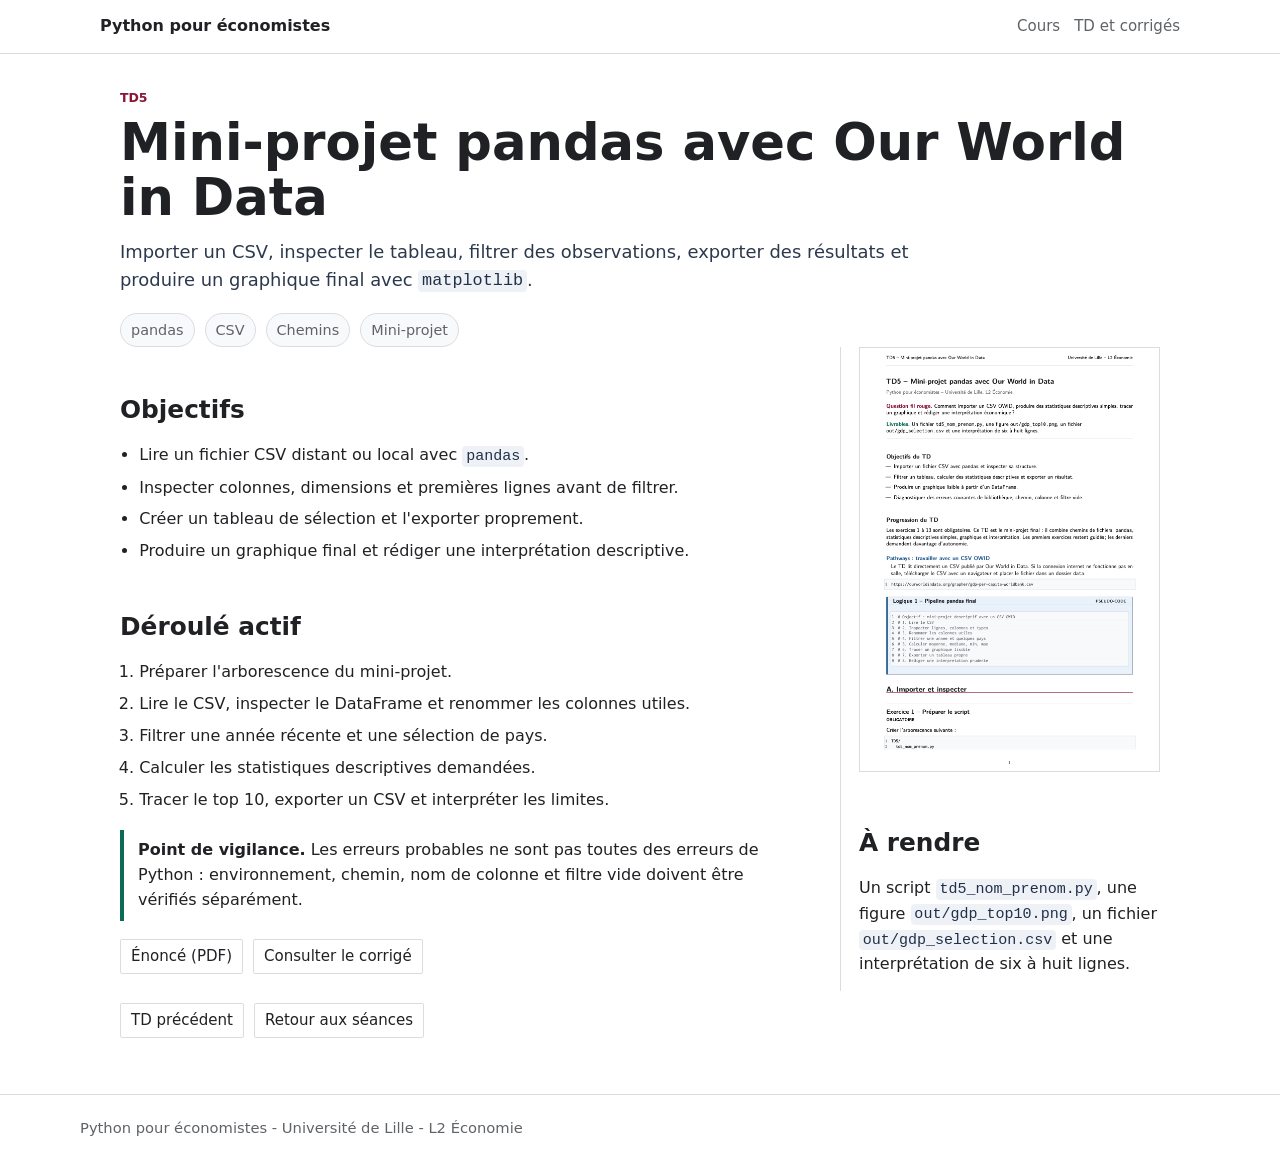
<file: docs/td5.html>
<!doctype html>
<html lang="fr">
  <head>
    <meta charset="utf-8">
    <meta name="viewport" content="width=device-width, initial-scale=1">
    <title>TD5 - Python pour économistes</title>
    <link rel="stylesheet" href="assets/style.css">
  </head>
  <body>
    <header class="site-header">
      <nav class="nav" aria-label="Navigation principale">
        <a class="brand" href="index.html">Python pour économistes</a>
        <div class="nav-links">
          <a href="index.html#cours">Cours</a>
          <a href="index.html#seances">TD et corrigés</a>
        </div>
      </nav>
    </header>

    <main>
      <p class="eyebrow">TD5</p>
      <h1>Mini-projet pandas avec Our World in Data</h1>
      <p class="lead">Importer un CSV, inspecter le tableau, filtrer des observations, exporter des résultats et produire un graphique final avec <code>matplotlib</code>.</p>
      <ul class="meta">
        <li>pandas</li>
        <li>CSV</li>
        <li>Chemins</li>
        <li>Mini-projet</li>
      </ul>

      <section class="td-layout">
        <article>
          <h2>Objectifs</h2>
          <ul class="plain-list">
            <li>Lire un fichier CSV distant ou local avec <code>pandas</code>.</li>
            <li>Inspecter colonnes, dimensions et premières lignes avant de filtrer.</li>
            <li>Créer un tableau de sélection et l'exporter proprement.</li>
            <li>Produire un graphique final et rédiger une interprétation descriptive.</li>
          </ul>

          <h2>Déroulé actif</h2>
          <ol class="plain-list">
            <li>Préparer l'arborescence du mini-projet.</li>
            <li>Lire le CSV, inspecter le DataFrame et renommer les colonnes utiles.</li>
            <li>Filtrer une année récente et une sélection de pays.</li>
            <li>Calculer les statistiques descriptives demandées.</li>
            <li>Tracer le top 10, exporter un CSV et interpréter les limites.</li>
          </ol>

          <div class="callout">
            <strong>Point de vigilance.</strong> Les erreurs probables ne sont pas toutes des erreurs de Python : environnement, chemin, nom de colonne et filtre vide doivent être vérifiés séparément.
          </div>

          <div class="link-row">
            <a class="resource-link" href="supports/tp/TP_5_revise.pdf">Énoncé (PDF)</a>
            <a class="resource-link" href="td5-corrige.html">Consulter le corrigé</a>
          </div>
        </article>

        <aside class="detail-panel">
          <img class="td-preview" src="assets/previews/tp5-preview.png" alt="Aperçu du TD5">
          <h2>À rendre</h2>
          <p>Un script <code>td5_nom_prenom.py</code>, une figure <code>out/gdp_top10.png</code>, un fichier <code>out/gdp_selection.csv</code> et une interprétation de six à huit lignes.</p>
        </aside>
      </section>

      <nav class="pager" aria-label="Navigation TD">
        <a href="td4.html">TD précédent</a>
        <a href="index.html#seances">Retour aux séances</a>
      </nav>
    </main>

    <footer class="footer">
      <div class="footer-inner">Python pour économistes - Université de Lille - L2 Économie</div>
    </footer>
  </body>
</html>
</file>
<file: docs/assets/style.css>
:root {
  --ink: #202124;
  --muted: #5f6368;
  --line: #dadce0;
  --soft: #f8f9fa;
  --accent: #8a1538;
  --blue: #245b8e;
  --teal: #0b6b57;
  --amber: #9a5b00;
  --white: #ffffff;
}

* {
  box-sizing: border-box;
}

html {
  scroll-behavior: smooth;
}

body {
  margin: 0;
  background: var(--white);
  color: var(--ink);
  font-family: Inter, ui-sans-serif, system-ui, -apple-system, BlinkMacSystemFont, "Segoe UI", sans-serif;
  line-height: 1.55;
}

a {
  color: var(--blue);
  text-decoration-thickness: 0.08em;
  text-underline-offset: 0.18em;
}

a:hover,
a:focus {
  color: var(--accent);
}

.site-header {
  position: sticky;
  top: 0;
  z-index: 10;
  background: rgba(255, 255, 255, 0.96);
  border-bottom: 1px solid var(--line);
}

.nav {
  display: flex;
  align-items: center;
  justify-content: space-between;
  gap: 18px;
  max-width: 1120px;
  margin: 0 auto;
  padding: 14px 20px;
}

.brand {
  color: var(--ink);
  font-weight: 720;
  text-decoration: none;
}

.nav-links {
  display: flex;
  flex-wrap: wrap;
  justify-content: flex-end;
  gap: 14px;
  font-size: 0.94rem;
}

.nav-links a {
  color: var(--muted);
  text-decoration: none;
}

.nav-links a:hover,
.nav-links a:focus,
.nav-links a[aria-current="page"] {
  color: var(--ink);
}

main {
  max-width: 1080px;
  margin: 0 auto;
  padding: 34px 20px 56px;
}

.intro {
  display: grid;
  grid-template-columns: minmax(0, 1fr) 310px;
  gap: 28px;
  align-items: center;
  padding: 18px 0 12px;
}

.eyebrow {
  margin: 0 0 8px;
  color: var(--accent);
  font-size: 0.78rem;
  font-weight: 760;
  letter-spacing: 0;
  text-transform: uppercase;
}

h1 {
  margin: 0 0 12px;
  font-size: clamp(2rem, 4vw, 3.2rem);
  line-height: 1.08;
  letter-spacing: 0;
}

h2 {
  margin: 44px 0 14px;
  font-size: 1.55rem;
  letter-spacing: 0;
}

h3 {
  margin: 0 0 8px;
  font-size: 1.08rem;
  letter-spacing: 0;
}

p {
  margin: 0 0 14px;
}

h1,
h2,
h3,
p,
li {
  overflow-wrap: anywhere;
}

.lead {
  max-width: 820px;
  color: #2c394d;
  font-size: 1.12rem;
}

.meta {
  display: flex;
  flex-wrap: wrap;
  gap: 10px;
  margin: 18px 0 0;
  padding: 0;
  list-style: none;
}

.meta li,
.tag {
  border: 1px solid var(--line);
  border-radius: 999px;
  padding: 5px 10px;
  background: var(--soft);
  color: var(--muted);
  font-size: 0.9rem;
}

.featured-document,
.card,
.session,
.detail-panel {
  background: var(--white);
}

.featured-document {
  display: grid;
  grid-template-columns: 92px minmax(0, 1fr);
  gap: 14px;
  align-items: center;
  border-left: 3px solid var(--accent);
  padding: 8px 0 8px 16px;
  color: var(--ink);
  text-decoration: none;
}

.featured-document img {
  width: 92px;
  aspect-ratio: 1 / 1.35;
  object-fit: cover;
  object-position: top;
  border: 1px solid var(--line);
  border-radius: 4px;
  background: #fff;
}

.featured-document strong,
.featured-document small {
  display: block;
}

.featured-document small {
  margin-top: 3px;
  color: var(--muted);
}

.section-heading {
  margin-bottom: 16px;
  border-bottom: 1px solid var(--line);
}

.section-heading h2 {
  margin-top: 0;
  margin-bottom: 13px;
}

.grid {
  display: grid;
  grid-template-columns: repeat(3, minmax(0, 1fr));
  gap: 28px;
}

.grid.two {
  grid-template-columns: repeat(2, minmax(0, 1fr));
}

.card {
  border-top: 1px solid var(--line);
  padding: 18px 0 0;
}

.card img {
  width: 100%;
  height: 170px;
  margin-bottom: 14px;
  object-fit: cover;
  object-position: top;
  border: 1px solid var(--line);
  background: #fff;
}

.card.horizontal {
  display: grid;
  grid-template-columns: 120px minmax(0, 1fr);
  gap: 16px;
  align-items: start;
}

.card.horizontal img {
  height: 162px;
  margin-bottom: 0;
}

.session-list {
  display: grid;
  gap: 0;
}

.session {
  display: grid;
  grid-template-columns: 132px minmax(0, 1fr);
  gap: 16px;
  border-top: 1px solid var(--line);
  padding: 18px 0;
}

.session > img {
  width: 132px;
  height: 168px;
  object-fit: cover;
  object-position: top;
  border: 1px solid var(--line);
  background: #fff;
}

.session-header {
  display: flex;
  gap: 12px;
  align-items: baseline;
  justify-content: space-between;
}

.session-number {
  color: var(--teal);
  font-weight: 760;
  white-space: nowrap;
}

.link-row,
.pager {
  display: flex;
  flex-wrap: wrap;
  gap: 10px;
  margin-top: 12px;
}

.resource-link,
.pager a {
  display: inline-flex;
  align-items: center;
  min-height: 34px;
  border: 1px solid var(--line);
  border-radius: 2px;
  padding: 5px 10px;
  background: var(--white);
  color: var(--ink);
  text-decoration: none;
  font-size: 0.94rem;
}

.resource-link:hover,
.resource-link:focus,
.pager a:hover,
.pager a:focus {
  border-color: var(--blue);
  color: var(--blue);
}

.td-layout {
  display: grid;
  grid-template-columns: minmax(0, 1fr) 320px;
  gap: 34px;
  align-items: start;
}

.td-preview {
  width: 100%;
  border: 1px solid var(--line);
  background: #fff;
}

.detail-panel {
  border-left: 1px solid var(--line);
  padding: 0 0 0 18px;
}

.plain-list {
  margin: 8px 0 16px;
  padding-left: 1.2rem;
}

.plain-list li {
  margin: 7px 0;
}

.callout {
  margin: 18px 0;
  border-left: 4px solid var(--teal);
  padding: 8px 0 8px 14px;
  background: transparent;
}

.setup {
  border-top: 1px solid var(--line);
  padding-top: 22px;
}

.role-list {
  display: grid;
  grid-template-columns: repeat(3, minmax(0, 1fr));
  gap: 22px;
  margin: 22px 0;
  padding: 0;
}

.role-list div,
.setup-columns article {
  border-top: 1px solid var(--line);
  padding-top: 13px;
}

.role-list dt {
  margin-bottom: 4px;
  color: var(--ink);
  font-weight: 720;
}

.role-list dd {
  margin: 0;
  color: var(--muted);
}

.setup-note {
  max-width: 860px;
  border-left: 4px solid var(--accent);
  padding: 8px 0 8px 14px;
  color: #2c394d;
}

.setup-columns {
  display: grid;
  grid-template-columns: repeat(3, minmax(0, 1fr));
  gap: 30px;
  margin: 28px 0 8px;
}

.setup-columns ol,
.setup-check ol,
.setup-help ul {
  padding-left: 1.25rem;
}

.setup-columns li,
.setup-check li,
.setup-help li {
  margin: 7px 0;
}

.setup-check,
.setup-help {
  max-width: 860px;
  border-top: 1px solid var(--line);
  margin-top: 30px;
  padding-top: 16px;
}

pre {
  overflow-x: auto;
  border-left: 4px solid var(--blue);
  margin: 12px 0 16px;
  padding: 10px 14px;
  background: var(--soft);
}

pre code {
  display: block;
  padding: 0;
  background: transparent;
}

.footer {
  border-top: 1px solid var(--line);
  color: var(--muted);
  padding: 22px 20px 36px;
}

.footer-inner {
  max-width: 1120px;
  margin: 0 auto;
  font-size: 0.92rem;
}

code {
  border-radius: 4px;
  padding: 0.08rem 0.24rem;
  background: #eef2f7;
  color: #223047;
  font-family: ui-monospace, SFMono-Regular, Menlo, Consolas, monospace;
  font-size: 0.94em;
}

/* Corrigés : solutions natives, accessibles sans JavaScript. */
.skip-link {
  position: absolute;
  left: 12px;
  top: -100px;
  padding: 10px 14px;
  background: white;
  z-index: 10;
}

.skip-link:focus {
  top: 8px;
}

:focus-visible {
  outline: 3px solid var(--blue);
  outline-offset: 3px;
}

.corrige .exercice {
  margin-top: 32px;
  border-top: 1px solid var(--line);
  min-width: 0;
  scroll-margin-top: 110px;
}

.corrige details {
  margin: 16px 0;
  border: 1px solid var(--line);
  border-radius: 4px;
  padding: 12px 16px;
  min-width: 0;
}

.corrige summary {
  cursor: pointer;
  font-weight: 650;
  min-height: 32px;
  padding: 4px 0;
}

.corrige details[open] summary {
  margin-bottom: 18px;
}

.corrige h3 {
  margin-top: 22px;
}

.corrige pre {
  max-width: 100%;
  white-space: pre;
  font-size: 0.92rem;
}

.corrige figure {
  margin: 20px 0;
}

.corrige figure img {
  display: block;
  max-width: 100%;
  height: auto;
}

.corrige figcaption,
.execution-label {
  color: var(--muted);
  font-size: 0.94rem;
}

/* Accès direct aux supports, avec deux entrées dans le menu. */
.course-home .intro {
  display: block;
  padding: 0 0 4px;
}

.td-row {
  display: flex;
  align-items: center;
  justify-content: space-between;
  gap: 24px;
  border-top: 1px solid var(--line);
  padding: 18px 0;
}

.td-row h3 {
  margin-bottom: 4px;
}

.td-row p {
  margin: 0;
  color: var(--muted);
}

.td-row .link-row {
  flex-shrink: 0;
  margin: 0;
}

.collection-link {
  margin-top: 16px;
}

.course-links,
.corrige-list {
  padding: 0;
  list-style: none;
}

.course-links li,
.corrige-list li {
  border-top: 1px solid var(--line);
}

.course-links a {
  display: block;
  padding: 16px 0;
}

.course-links span {
  color: var(--muted);
}

.corrige-list a {
  display: flex;
  gap: 18px;
  align-items: baseline;
  padding: 20px 0;
  text-decoration: none;
}

.corrige-list a span:first-of-type {
  flex: 1;
}

.setup-guide {
  margin-top: 40px;
  border-top: 1px solid var(--line);
  padding-top: 18px;
}

.setup-guide > summary,
.complements > summary,
.sommaire > summary {
  cursor: pointer;
  padding: 8px 0;
  font-weight: 600;
}

.setup-guide[open] > summary {
  margin-bottom: 20px;
}

.corrige .sommaire {
  border: 0;
  border-bottom: 1px solid var(--line);
  border-radius: 0;
  padding: 0 0 8px;
  margin: 24px 0;
}

.corrige .complements {
  border: 0;
  border-top: 1px solid var(--line);
  border-radius: 0;
  padding: 12px 0;
  margin-top: 32px;
}

.primary-actions {
  margin-bottom: 18px;
}

.return-link {
  margin-top: 28px;
}

@media print {
  .corrige details > * {
    display: block !important;
  }

  .corrige pre {
    white-space: pre-wrap;
  }
}

@media (max-width: 860px) {
  .td-row {
    flex-direction: column;
    align-items: flex-start;
    gap: 12px;
  }

  .nav,
  .intro,
  .td-layout,
  .role-list,
  .setup-columns,
  .session,
  .card.horizontal {
    grid-template-columns: 1fr;
  }

  .nav {
    align-items: flex-start;
    flex-direction: column;
  }

  .nav-links {
    justify-content: flex-start;
  }

  .grid,
  .grid.two {
    grid-template-columns: 1fr;
  }

  .featured-document {
    max-width: 420px;
  }

  .session > img,
  .card.horizontal img {
    width: 100%;
    height: 210px;
  }

  .session-header {
    display: block;
  }

  .detail-panel {
    border-left: 0;
    border-top: 1px solid var(--line);
    padding: 18px 0 0;
  }
}
</file>
